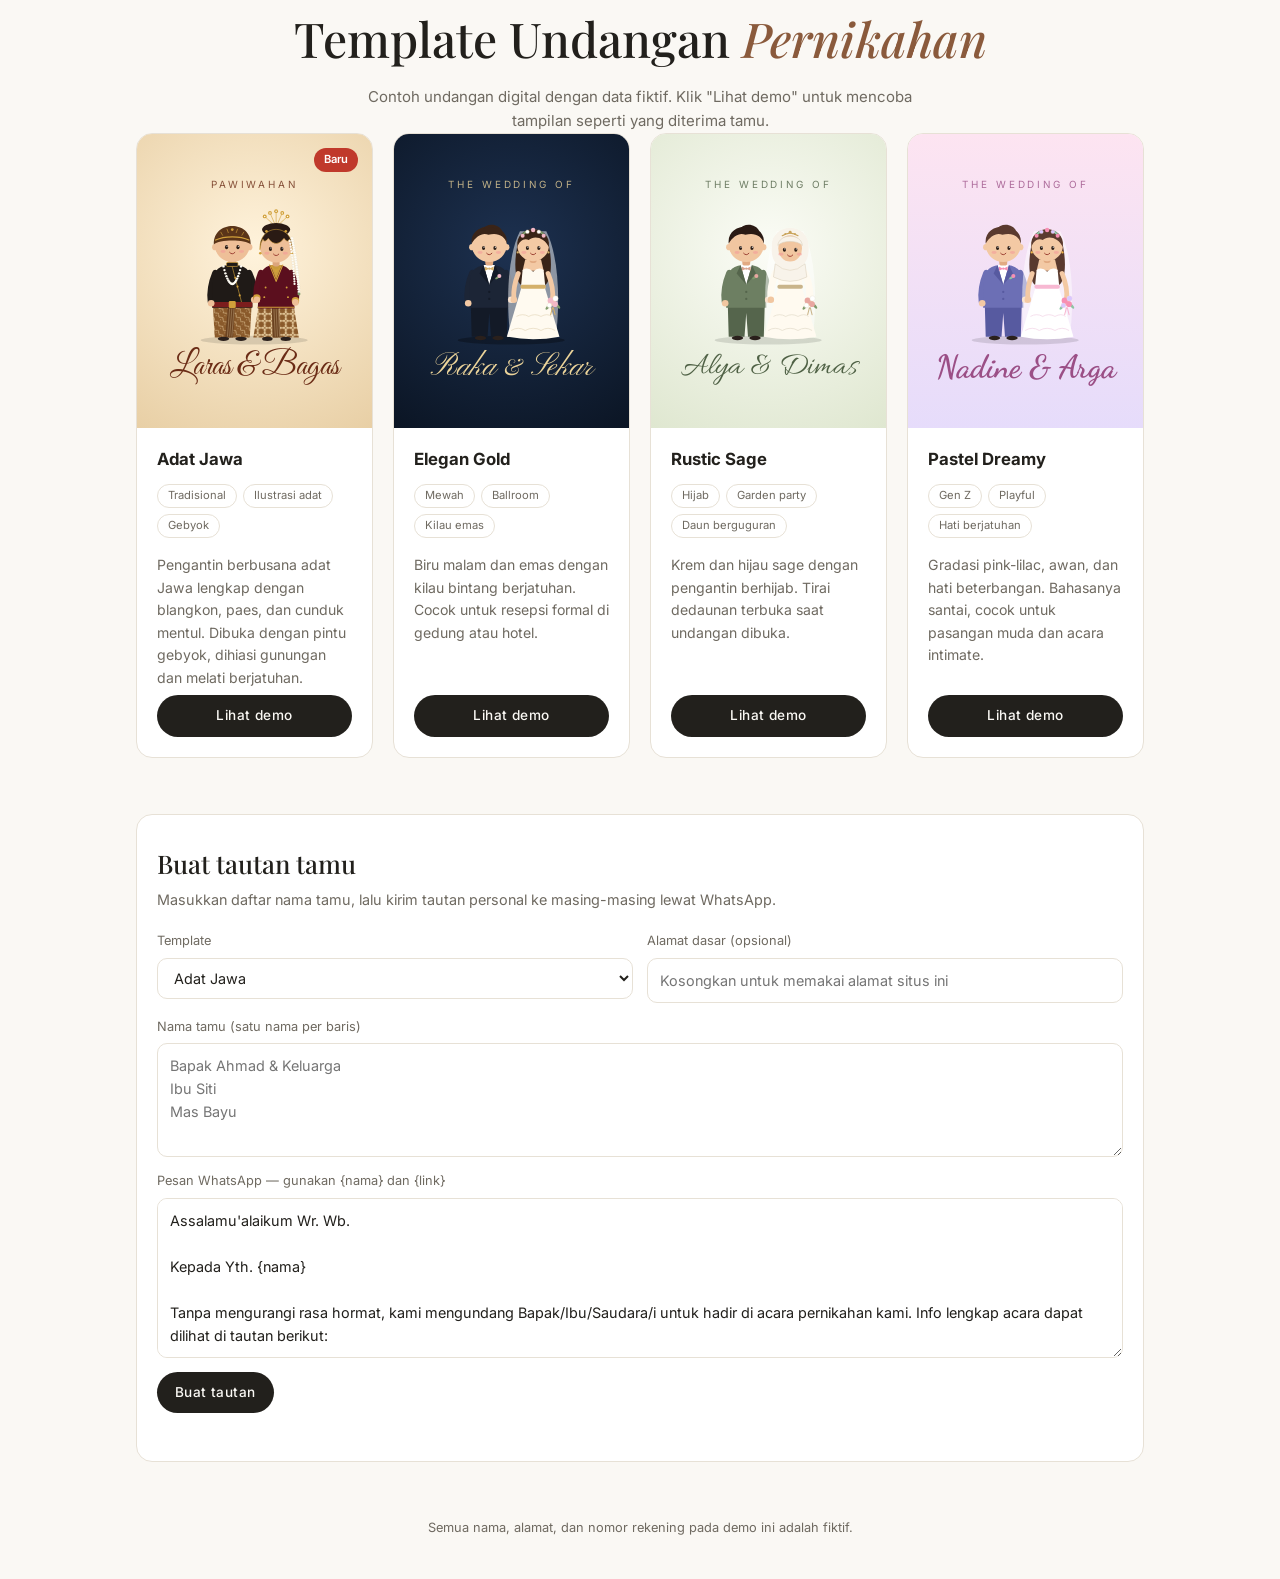
<file: templates/index.html>
<!doctype html>
<html lang="id">
<head>
  <meta charset="utf-8">
  <meta name="viewport" content="width=device-width, initial-scale=1">
  <title>Katalog Template Undangan Pernikahan</title>
  <meta name="description" content="Contoh template undangan pernikahan digital: Adat Jawa, Elegan Gold, Rustic Sage, dan Pastel Dreamy.">
  <link rel="preconnect" href="https://fonts.googleapis.com">
  <link rel="preconnect" href="https://fonts.gstatic.com" crossorigin>
  <link href="https://fonts.googleapis.com/css2?family=Playfair+Display:ital,wght@0,500;1,500&family=Inter:wght@400;500;600&family=Great+Vibes&family=Pinyon+Script&family=Allura&family=Dancing+Script:wght@700&display=swap" rel="stylesheet">
  
  <link rel="stylesheet" href="assets/base.css">
  <style>
    :root {
      --bg: #faf8f4; --surface: #ffffff; --text: #22201c; --muted: #6f6a61;
      --border: #e7e1d6; --accent: #8a5a3c;
    }
    * { box-sizing: border-box; }
    body { margin: 0; background: var(--bg); color: var(--text); font-family: 'Inter', system-ui, sans-serif; line-height: 1.6; }
    .container { max-width: 1040px; margin: 0 auto; padding: 0 16px; }
    header { padding: 56px 0 32px; text-align: center; }
    h1 { font-family: 'Playfair Display', serif; font-weight: 500; font-size: clamp(2rem, 6vw, 3rem); margin: 0 0 8px; }
    h1 em { color: var(--accent); }
    header p { color: var(--muted); max-width: 560px; margin: 0 auto; }
    .grid { display: grid; grid-template-columns: repeat(auto-fit, minmax(225px, 1fr)); gap: 20px; margin-bottom: 56px; }
    .tpl { background: var(--surface); border: 1px solid var(--border); border-radius: 16px; overflow: hidden; display: flex; flex-direction: column; }
    .preview { aspect-ratio: 4 / 5; display: flex; flex-direction: column; align-items: center; justify-content: center; text-align: center; padding: 20px; position: relative; overflow: hidden; }
    .preview small { font-size: .62rem; letter-spacing: .3em; text-transform: uppercase; opacity: .8; }
    .preview .art { width: 72%; margin: 6px 0 2px; transition: transform .5s ease; }
    .tpl:hover .preview .art { transform: scale(1.05) translateY(-4px); }
    .preview .n { font-size: 2rem; line-height: 1.1; }
    .badge-new { position: absolute; top: 14px; right: 14px; font-size: .7rem; font-weight: 600; background: #c0392b; color: #fff; padding: 3px 10px; border-radius: 999px; }
    .couple { display: block; width: 100%; height: auto; overflow: visible; }
    .t-jawa .preview { background: radial-gradient(circle at 50% 40%, #fff3dc, #e8cfa5); color: #6b2c16; }
    .t-jawa .n { font-family: 'Great Vibes', cursive; }
    .t-jawa { --skin: #eebf98; --skin-shade: #dca57c; --gold: #d1a03a; --blangkon: #5a3418; --beskap: #1f1a17; --kebaya: #5b0f1e; --kemben: #c99a3c; --belt: #7c1d1d; --jarik: #8a5a2b; --jarik-2: #6b4220; --jarik-line: #f3dcae; --heart: #c0392b; }
    .t-gold .preview { background: radial-gradient(circle at 50% 40%, #1d3150, #0b1524); color: #ecd49a; }
    .t-gold .n { font-family: 'Pinyon Script', cursive; }
    .t-gold { --suit: #1c2536; --suit-dark: #131a27; --tie: #d4b06a; --gown: #fffaf0; --gown-shade: #e6d8bd; --sash: #d4b06a; --hair: #3a2418; --bouquet-1: #f2b8c6; --gold: #d4b06a; --heart: #e8a0b0; --shadow: rgba(0,0,0,.3); }
    .t-sage .preview { background: radial-gradient(circle at 50% 40%, #fbfcf6, #dfe7d0); color: #4f6145; }
    .t-sage .n { font-family: 'Allura', cursive; }
    .t-sage { --skin: #f1c6a0; --suit: #6d7f62; --suit-dark: #55654c; --tie: #d8a48f; --gown: #fffaf0; --gown-shade: #e3dccb; --hijab: #f8f3ea; --hijab-shade: #d8cdb8; --sash: #c9b48a; --bouquet-1: #e8a7a0; --gold: #c9a35a; --heart: #e08f8a; }
    .t-pastel .preview { background: linear-gradient(180deg, #fde4f1, #e6dcfb); color: #9b4f86; }
    .t-pastel .n { font-family: 'Dancing Script', cursive; font-weight: 700; }
    .t-pastel { --hair: #5a3a2e; --suit: #6c6fb5; --suit-dark: #575aa0; --tie: #f78fb3; --gown: #fff; --gown-shade: #f3d3e6; --sash: #f7b8d2; --bouquet-1: #f78fb3; --bouquet-2: #d9c8ff; --leaf: #8cc5a3; --gold: #f2b84b; --heart: #f06292; }
    .info { padding: 18px 20px 20px; display: flex; flex-direction: column; gap: 6px; flex: 1; }
    .info h2 { font-size: 1.05rem; margin: 0; }
    .info p { margin: 0; color: var(--muted); font-size: .88rem; flex: 1; }
    .tags { display: flex; gap: 6px; flex-wrap: wrap; margin: 6px 0 10px; }
    .tags span { font-size: .7rem; border: 1px solid var(--border); border-radius: 999px; padding: 2px 10px; color: var(--muted); }
    .btn { display: inline-flex; justify-content: center; align-items: center; padding: 10px 18px; border-radius: 999px; background: var(--text); color: var(--bg); text-decoration: none; font-size: .85rem; font-weight: 500; border: 0; cursor: pointer; font-family: inherit; }
    .btn:hover { background: var(--accent); }
    .btn-ghost { background: transparent; color: var(--text); border: 1px solid var(--border); }
    .btn-ghost:hover { background: var(--border); }

    .tool { background: var(--surface); border: 1px solid var(--border); border-radius: 16px; padding: 28px 20px; margin-bottom: 56px; }
    .tool h2 { font-family: 'Playfair Display', serif; font-weight: 500; font-size: 1.6rem; margin: 0 0 4px; }
    .tool > p { color: var(--muted); margin: 0 0 20px; font-size: .9rem; }
    .form { display: grid; gap: 14px; grid-template-columns: 1fr; }
    @media (min-width: 760px) { .form { grid-template-columns: 1fr 1fr; } .form .full { grid-column: 1 / -1; } }
    label { font-size: .8rem; color: var(--muted); display: block; }
    input, select, textarea { display: block; width: 100%; margin-top: 6px; padding: 10px 12px; font: inherit; font-size: .9rem; border: 1px solid var(--border); border-radius: 10px; background: #fff; color: var(--text); }
    textarea { resize: vertical; }
    .results { margin-top: 20px; display: grid; gap: 8px; }
    .row { display: flex; gap: 10px; align-items: center; justify-content: space-between; border: 1px solid var(--border); border-radius: 10px; padding: 10px 12px; flex-wrap: wrap; }
    .row .who { font-weight: 600; font-size: .9rem; }
    .row .url { font-size: .75rem; color: var(--muted); word-break: break-all; flex-basis: 100%; }
    .row .acts { display: flex; gap: 6px; }
    .row .btn { padding: 6px 14px; font-size: .78rem; }
    footer { text-align: center; color: var(--muted); font-size: .8rem; padding: 0 16px 40px; }
  </style>
</head>
<body>
  <header class="container">
    <h1>Template Undangan <em>Pernikahan</em></h1>
    <p>Contoh undangan digital dengan data fiktif. Klik "Lihat demo" untuk mencoba tampilan seperti yang diterima tamu.</p>
  </header>

  <main class="container">
    <section class="grid" aria-label="Daftar template">
      <article class="tpl t-jawa">
        <div class="preview" data-art="jawa"><span class="badge-new">Baru</span><small>Pawiwahan</small><div class="art"></div><div class="n">Laras &amp; Bagas</div></div>
        <div class="info">
          <h2>Adat Jawa</h2>
          <div class="tags"><span>Tradisional</span><span>Ilustrasi adat</span><span>Gebyok</span></div>
          <p>Pengantin berbusana adat Jawa lengkap dengan blangkon, paes, dan cunduk mentul. Dibuka dengan pintu gebyok, dihiasi gunungan dan melati berjatuhan.</p>
          <a class="btn" href="adat-jawa/?to=Tamu+Undangan">Lihat demo</a>
        </div>
      </article>
      <article class="tpl t-gold">
        <div class="preview" data-art="modern"><small>The Wedding of</small><div class="art"></div><div class="n">Raka <i style="font-family:'Playfair Display',serif;font-size:.7em">&amp;</i> Sekar</div></div>
        <div class="info">
          <h2>Elegan Gold</h2>
          <div class="tags"><span>Mewah</span><span>Ballroom</span><span>Kilau emas</span></div>
          <p>Biru malam dan emas dengan kilau bintang berjatuhan. Cocok untuk resepsi formal di gedung atau hotel.</p>
          <a class="btn" href="elegan-gold/?to=Tamu+Undangan">Lihat demo</a>
        </div>
      </article>
      <article class="tpl t-sage">
        <div class="preview" data-art="modern" data-hijab="1"><small>The Wedding of</small><div class="art"></div><div class="n">Alya &amp; Dimas</div></div>
        <div class="info">
          <h2>Rustic Sage</h2>
          <div class="tags"><span>Hijab</span><span>Garden party</span><span>Daun berguguran</span></div>
          <p>Krem dan hijau sage dengan pengantin berhijab. Tirai dedaunan terbuka saat undangan dibuka.</p>
          <a class="btn" href="rustic-sage/?to=Tamu+Undangan">Lihat demo</a>
        </div>
      </article>
      <article class="tpl t-pastel">
        <div class="preview" data-art="modern"><small>The Wedding of</small><div class="art"></div><div class="n">Nadine &amp; Arga</div></div>
        <div class="info">
          <h2>Pastel Dreamy</h2>
          <div class="tags"><span>Gen Z</span><span>Playful</span><span>Hati berjatuhan</span></div>
          <p>Gradasi pink-lilac, awan, dan hati beterbangan. Bahasanya santai, cocok untuk pasangan muda dan acara intimate.</p>
          <a class="btn" href="pastel-dreamy/?to=Tamu+Undangan">Lihat demo</a>
        </div>
      </article>
    </section>

    <section class="tool" aria-labelledby="tool-title">
      <h2 id="tool-title">Buat tautan tamu</h2>
      <p>Masukkan daftar nama tamu, lalu kirim tautan personal ke masing-masing lewat WhatsApp.</p>
      <form class="form" id="link-form">
        <label>Template
          <select name="tpl">
            <option value="adat-jawa">Adat Jawa</option>
            <option value="elegan-gold">Elegan Gold</option>
            <option value="rustic-sage">Rustic Sage</option>
            <option value="pastel-dreamy">Pastel Dreamy</option>
          </select>
        </label>
        <label>Alamat dasar (opsional)
          <input name="base" placeholder="Kosongkan untuk memakai alamat situs ini" inputmode="url">
        </label>
        <label class="full">Nama tamu (satu nama per baris)
          <textarea name="names" rows="4" placeholder="Bapak Ahmad & Keluarga&#10;Ibu Siti&#10;Mas Bayu"></textarea>
        </label>
        <label class="full">Pesan WhatsApp — gunakan {nama} dan {link}
          <textarea name="msg" rows="6">Assalamu'alaikum Wr. Wb.

Kepada Yth. {nama}

Tanpa mengurangi rasa hormat, kami mengundang Bapak/Ibu/Saudara/i untuk hadir di acara pernikahan kami. Info lengkap acara dapat dilihat di tautan berikut:

{link}

Merupakan kebahagiaan bagi kami apabila Anda berkenan hadir dan memberikan doa restu.

Terima kasih.</textarea>
        </label>
        <div class="full"><button type="submit" class="btn">Buat tautan</button></div>
      </form>
      <div class="results" id="results" aria-live="polite"></div>
    </section>
  </main>

  <footer>Semua nama, alamat, dan nomor rekening pada demo ini adalah fiktif.</footer>

  <script src="assets/illustrations.js"></script>
  <script>
    document.querySelectorAll('.preview[data-art]').forEach(function (el) {
      el.querySelector('.art').innerHTML = window.ILLUSTRATIONS.couple(el.dataset.art, { hijab: el.dataset.hijab === '1' });
    });
  </script>
  <script>
    (function () {
      var form = document.getElementById('link-form');
      var results = document.getElementById('results');

      function baseUrl(tpl, custom) {
        if (custom) return custom.replace(/\/?$/, '/');
        return new URL(tpl + '/', location.href).href;
      }

      function copy(text, btn) {
        var done = function () { var t = btn.textContent; btn.textContent = 'Tersalin'; setTimeout(function () { btn.textContent = t; }, 1500); };
        if (navigator.clipboard && window.isSecureContext) {
          navigator.clipboard.writeText(text).then(done);
        } else {
          var ta = document.createElement('textarea');
          ta.value = text; document.body.appendChild(ta); ta.select();
          try { document.execCommand('copy'); done(); } catch (e) {}
          document.body.removeChild(ta);
        }
      }

      form.addEventListener('submit', function (e) {
        e.preventDefault();
        var tpl = form.tpl.value;
        var base = baseUrl(tpl, form.base.value.trim());
        var names = form.names.value.split('\n').map(function (s) { return s.trim(); }).filter(Boolean);
        results.textContent = '';
        if (!names.length) {
          results.textContent = 'Masukkan minimal satu nama tamu.';
          return;
        }
        names.forEach(function (name) {
          var link = base + '?to=' + encodeURIComponent(name).replace(/%20/g, '+');
          var msg = form.msg.value.split('{nama}').join(name).split('{link}').join(link);

          var row = document.createElement('div'); row.className = 'row';
          var who = document.createElement('span'); who.className = 'who'; who.textContent = name;
          var acts = document.createElement('div'); acts.className = 'acts';
          var copyBtn = document.createElement('button'); copyBtn.type = 'button'; copyBtn.className = 'btn btn-ghost'; copyBtn.textContent = 'Salin pesan';
          copyBtn.addEventListener('click', function () { copy(msg, copyBtn); });
          var wa = document.createElement('a'); wa.className = 'btn'; wa.target = '_blank'; wa.rel = 'noopener';
          wa.href = 'https://wa.me/?text=' + encodeURIComponent(msg); wa.textContent = 'Kirim WA';
          var url = document.createElement('span'); url.className = 'url'; url.textContent = link;
          acts.append(copyBtn, wa);
          row.append(who, acts, url);
          results.appendChild(row);
        });
      });
    })();
  </script>
</body>
</html>
</file>
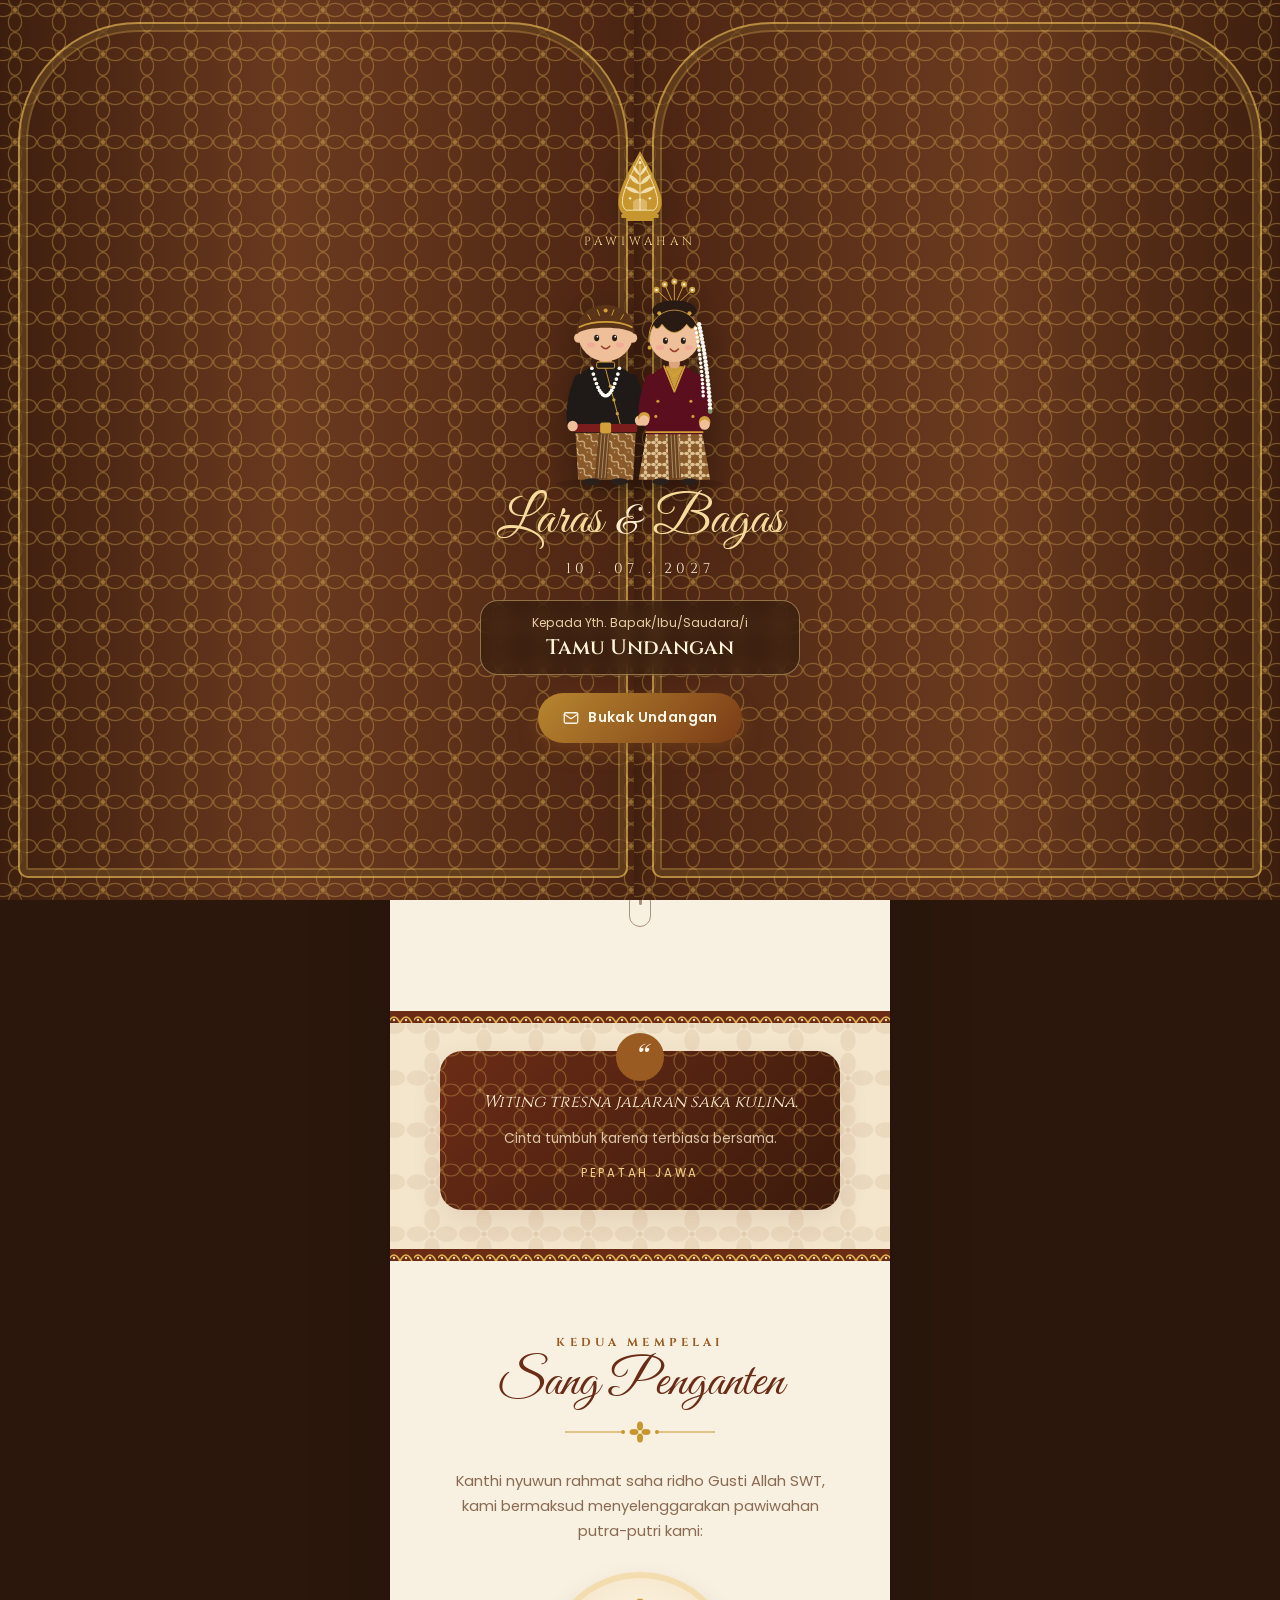
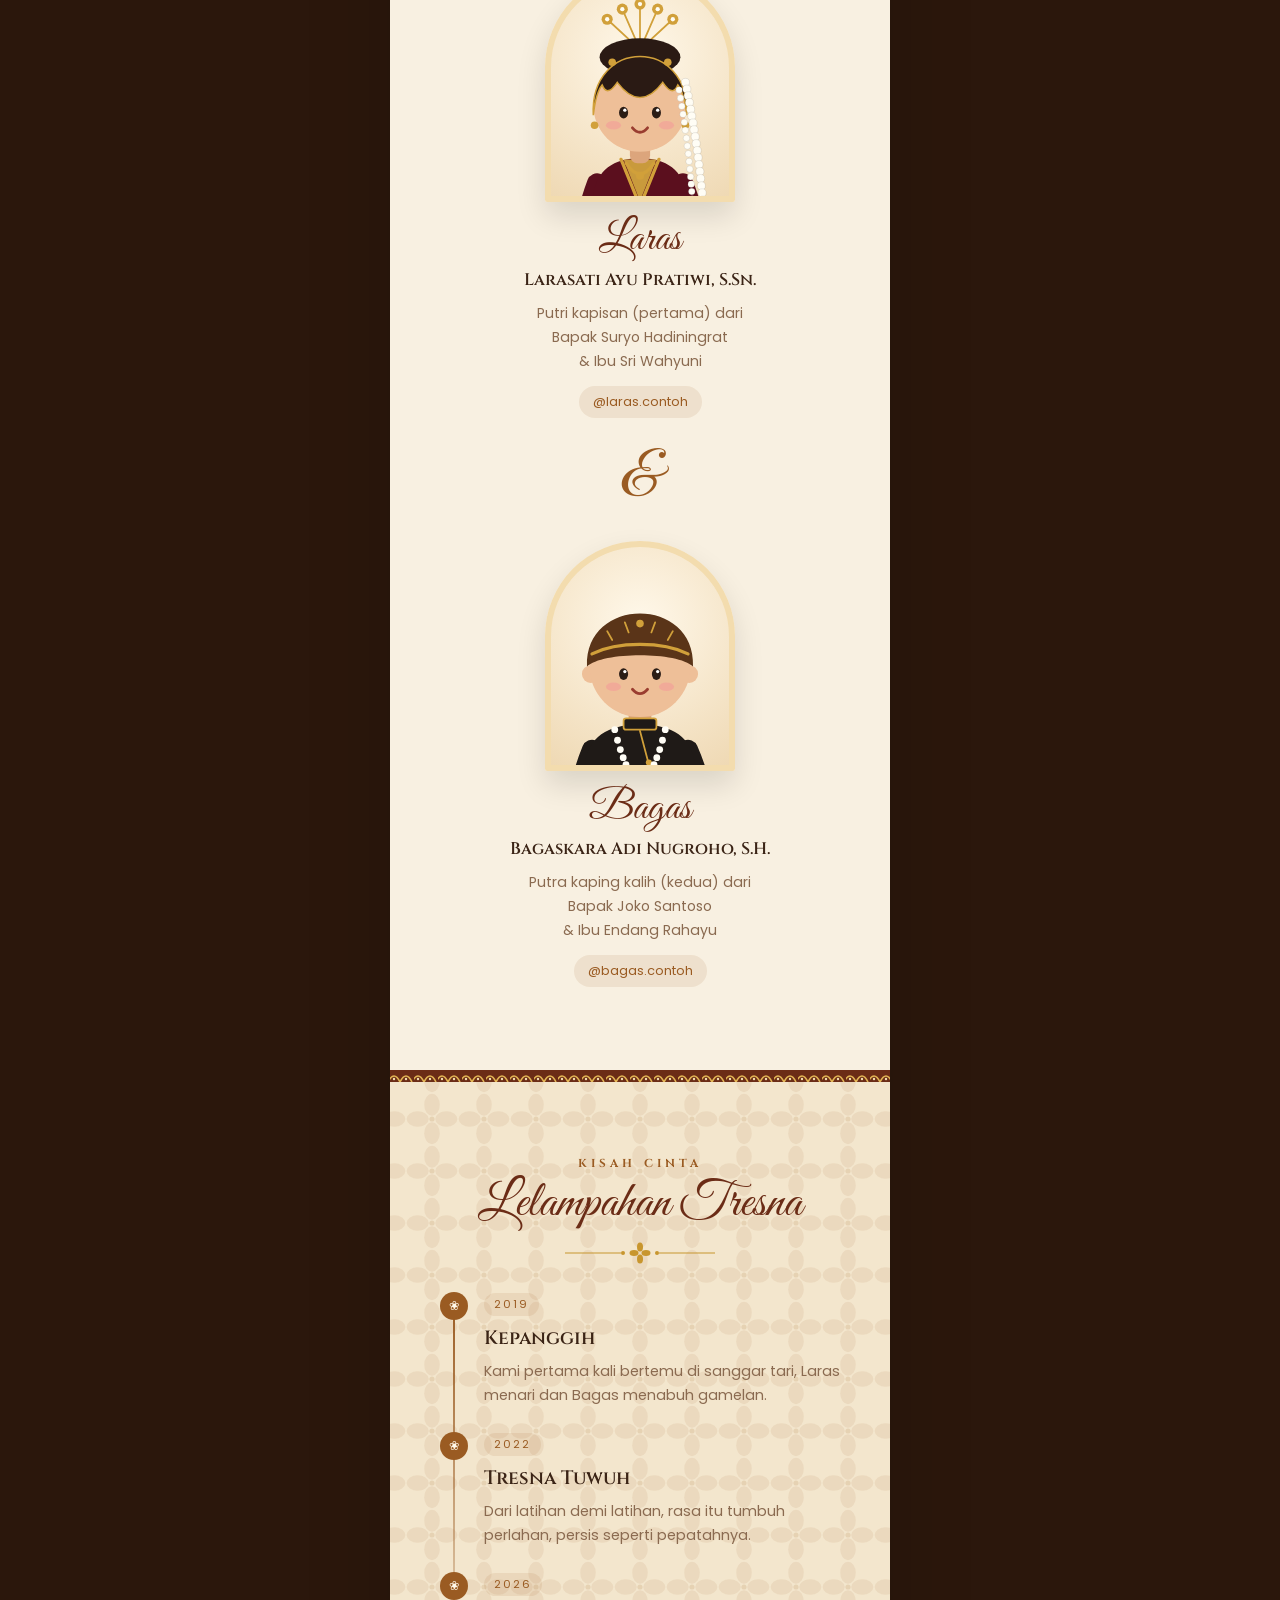
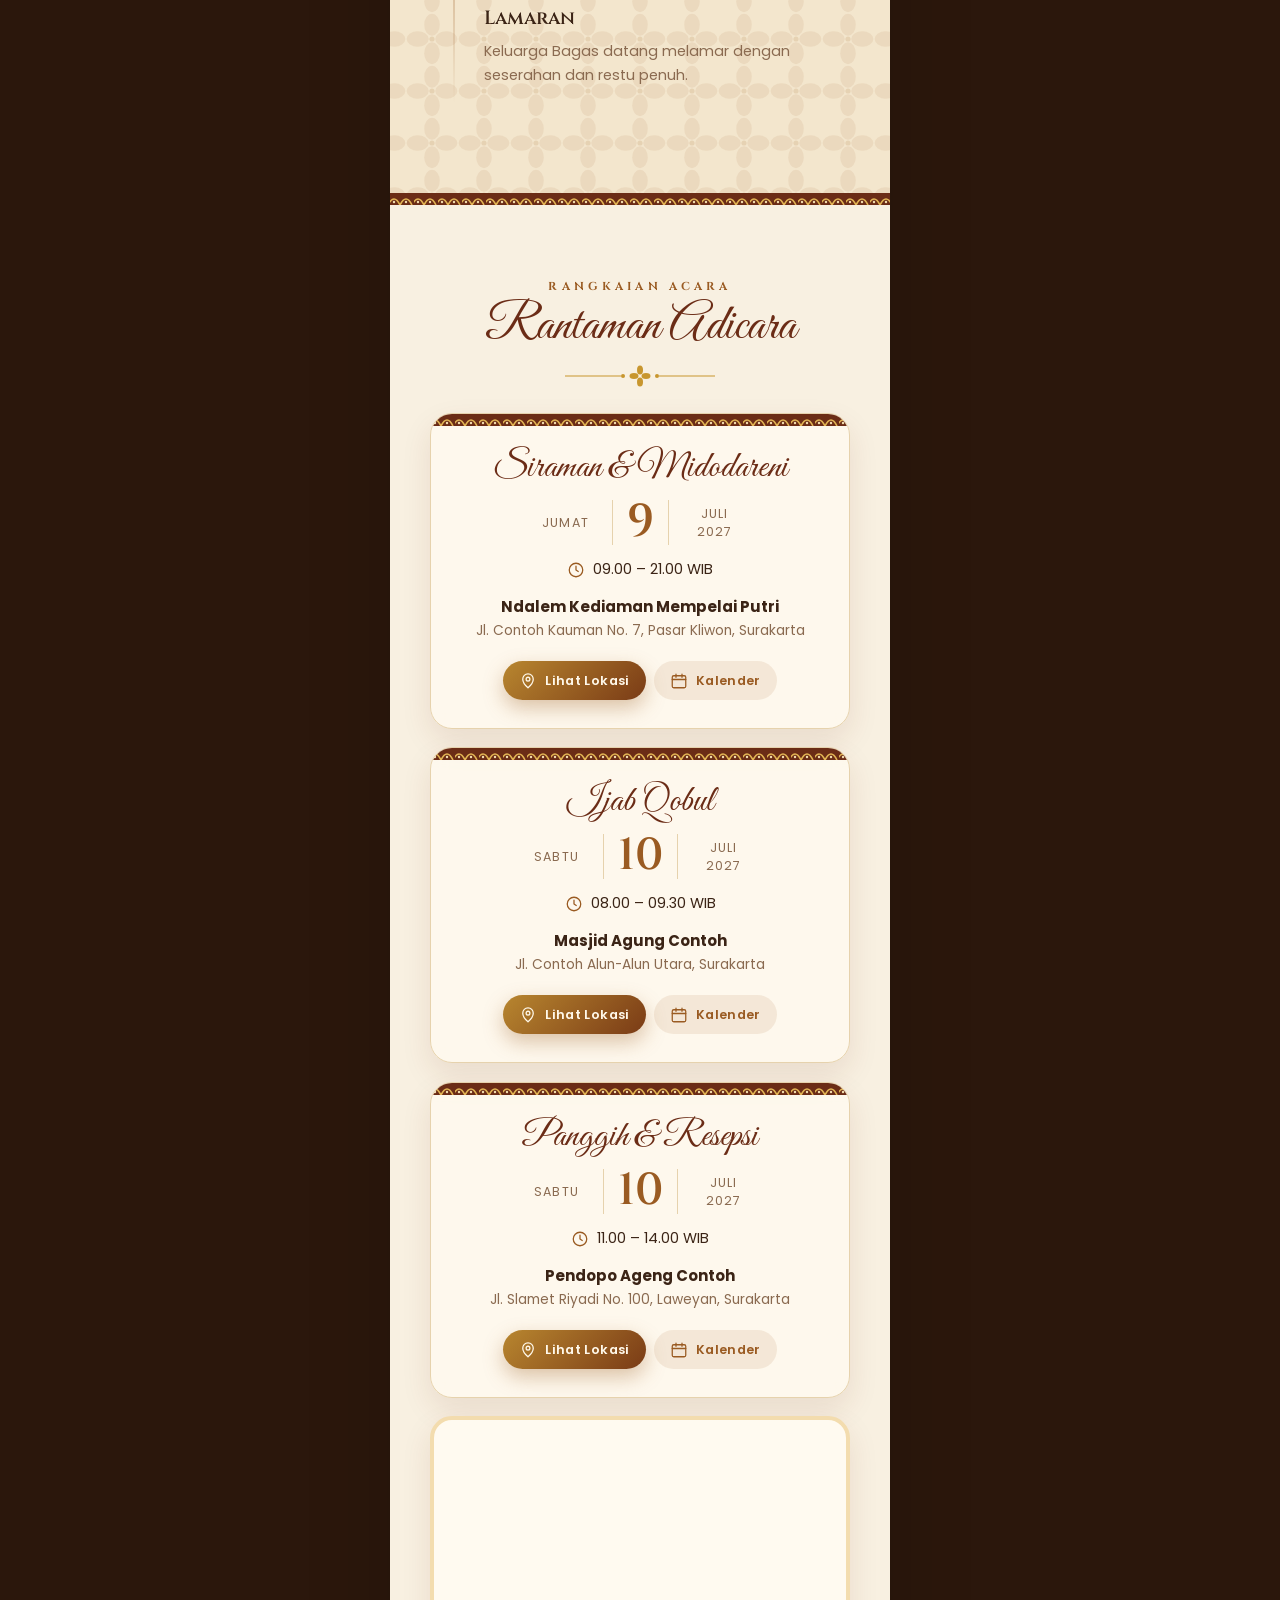
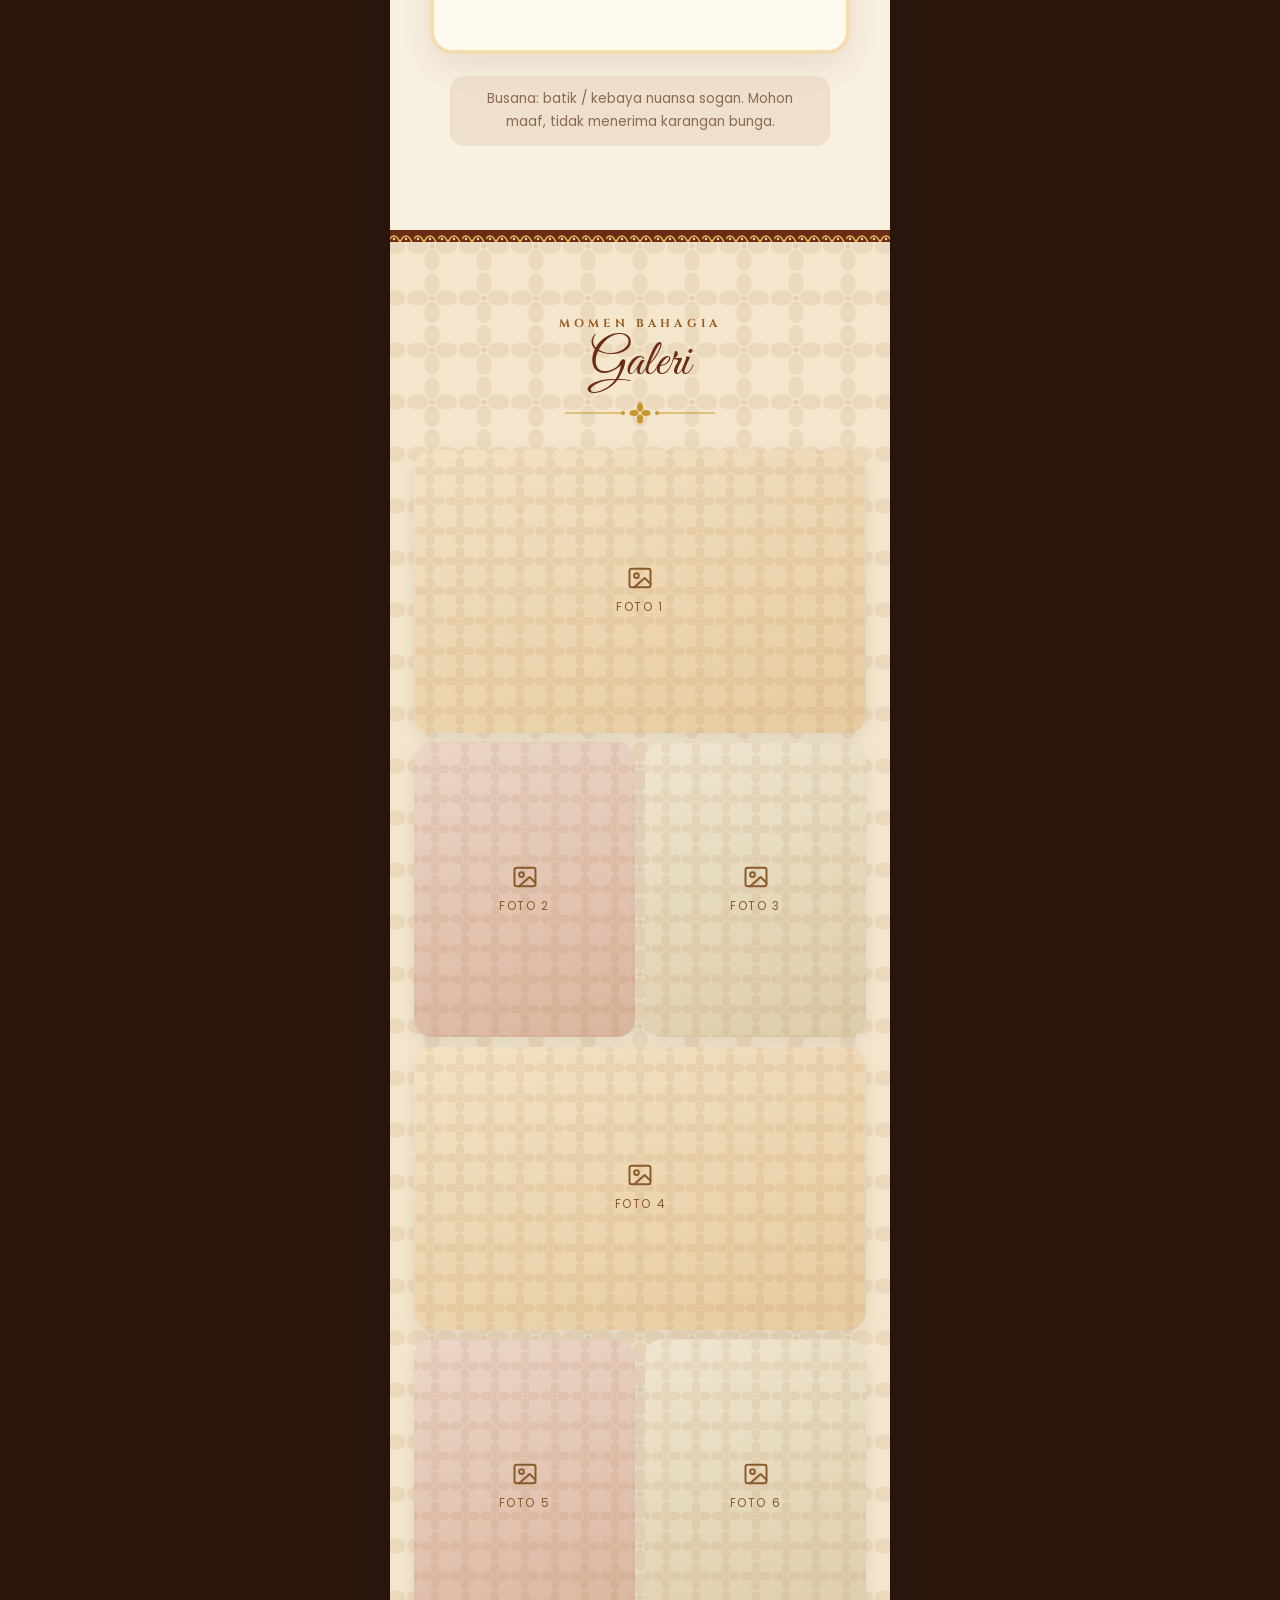
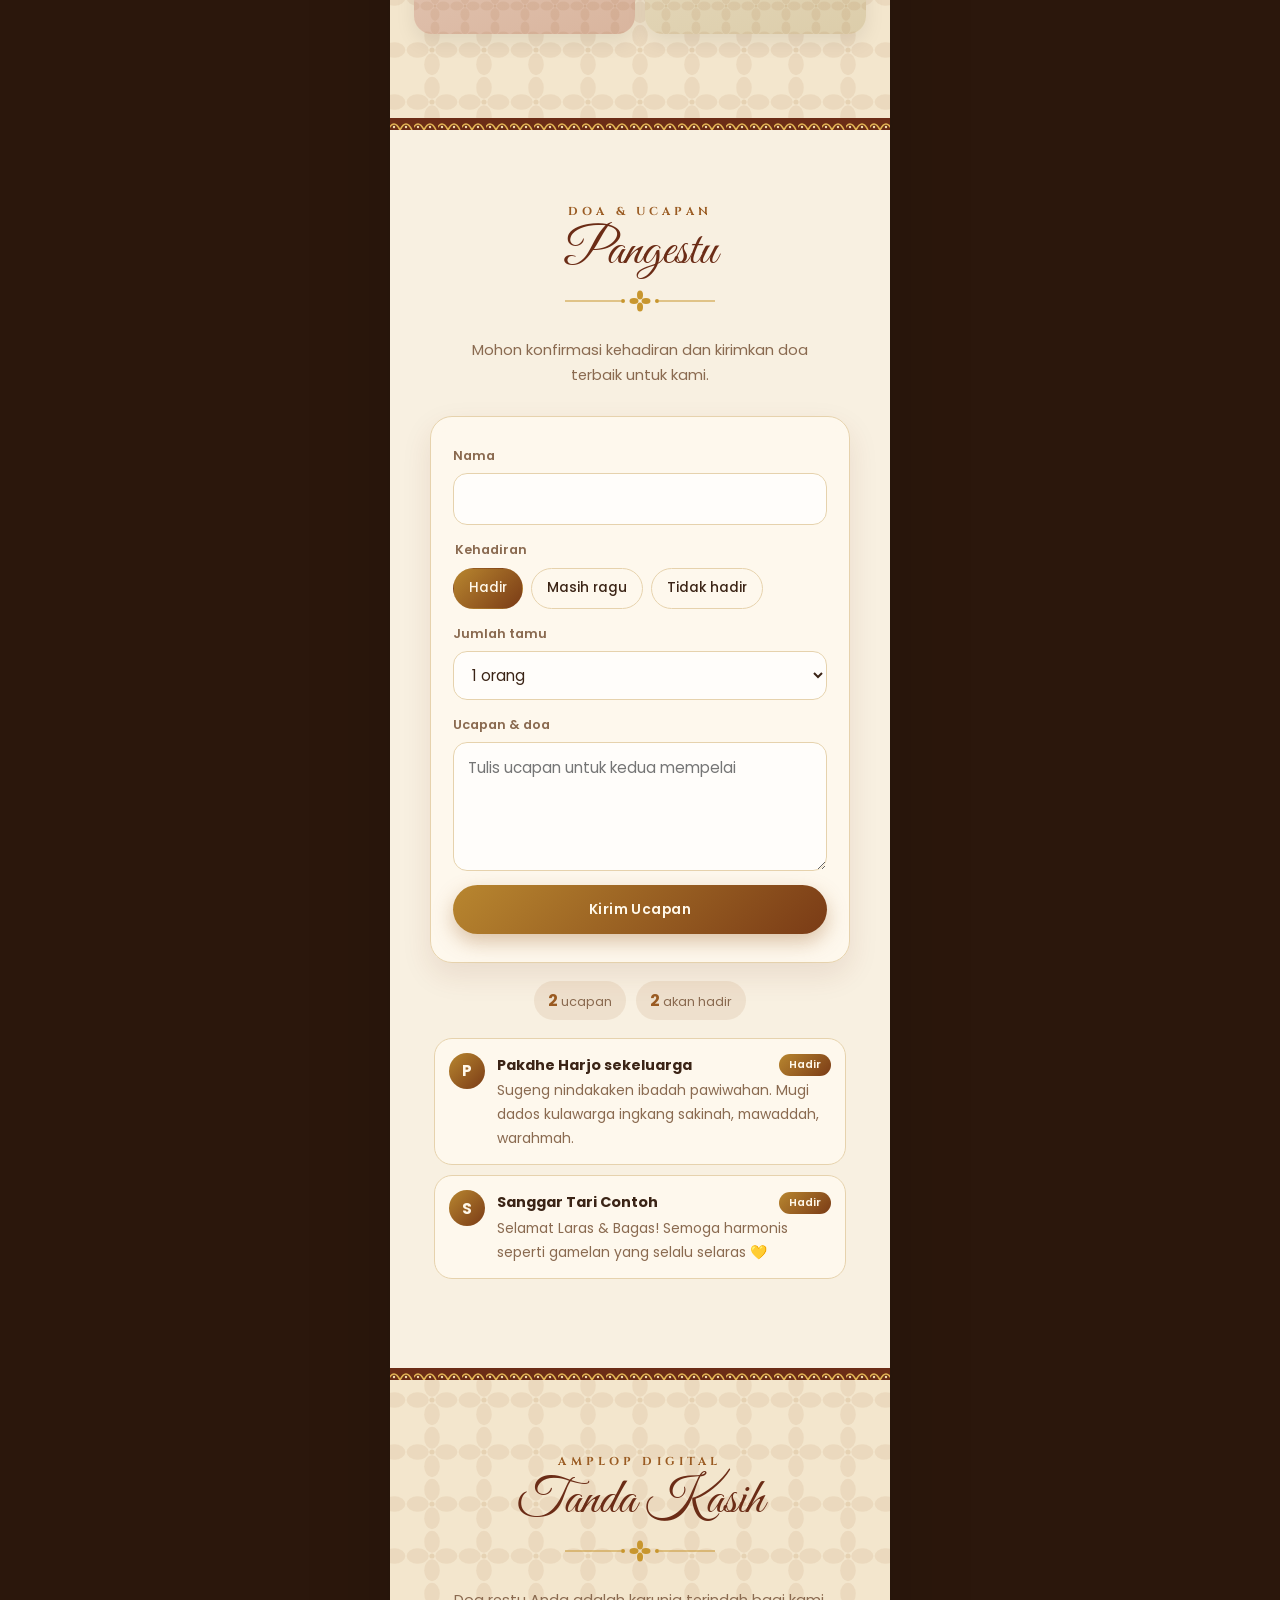
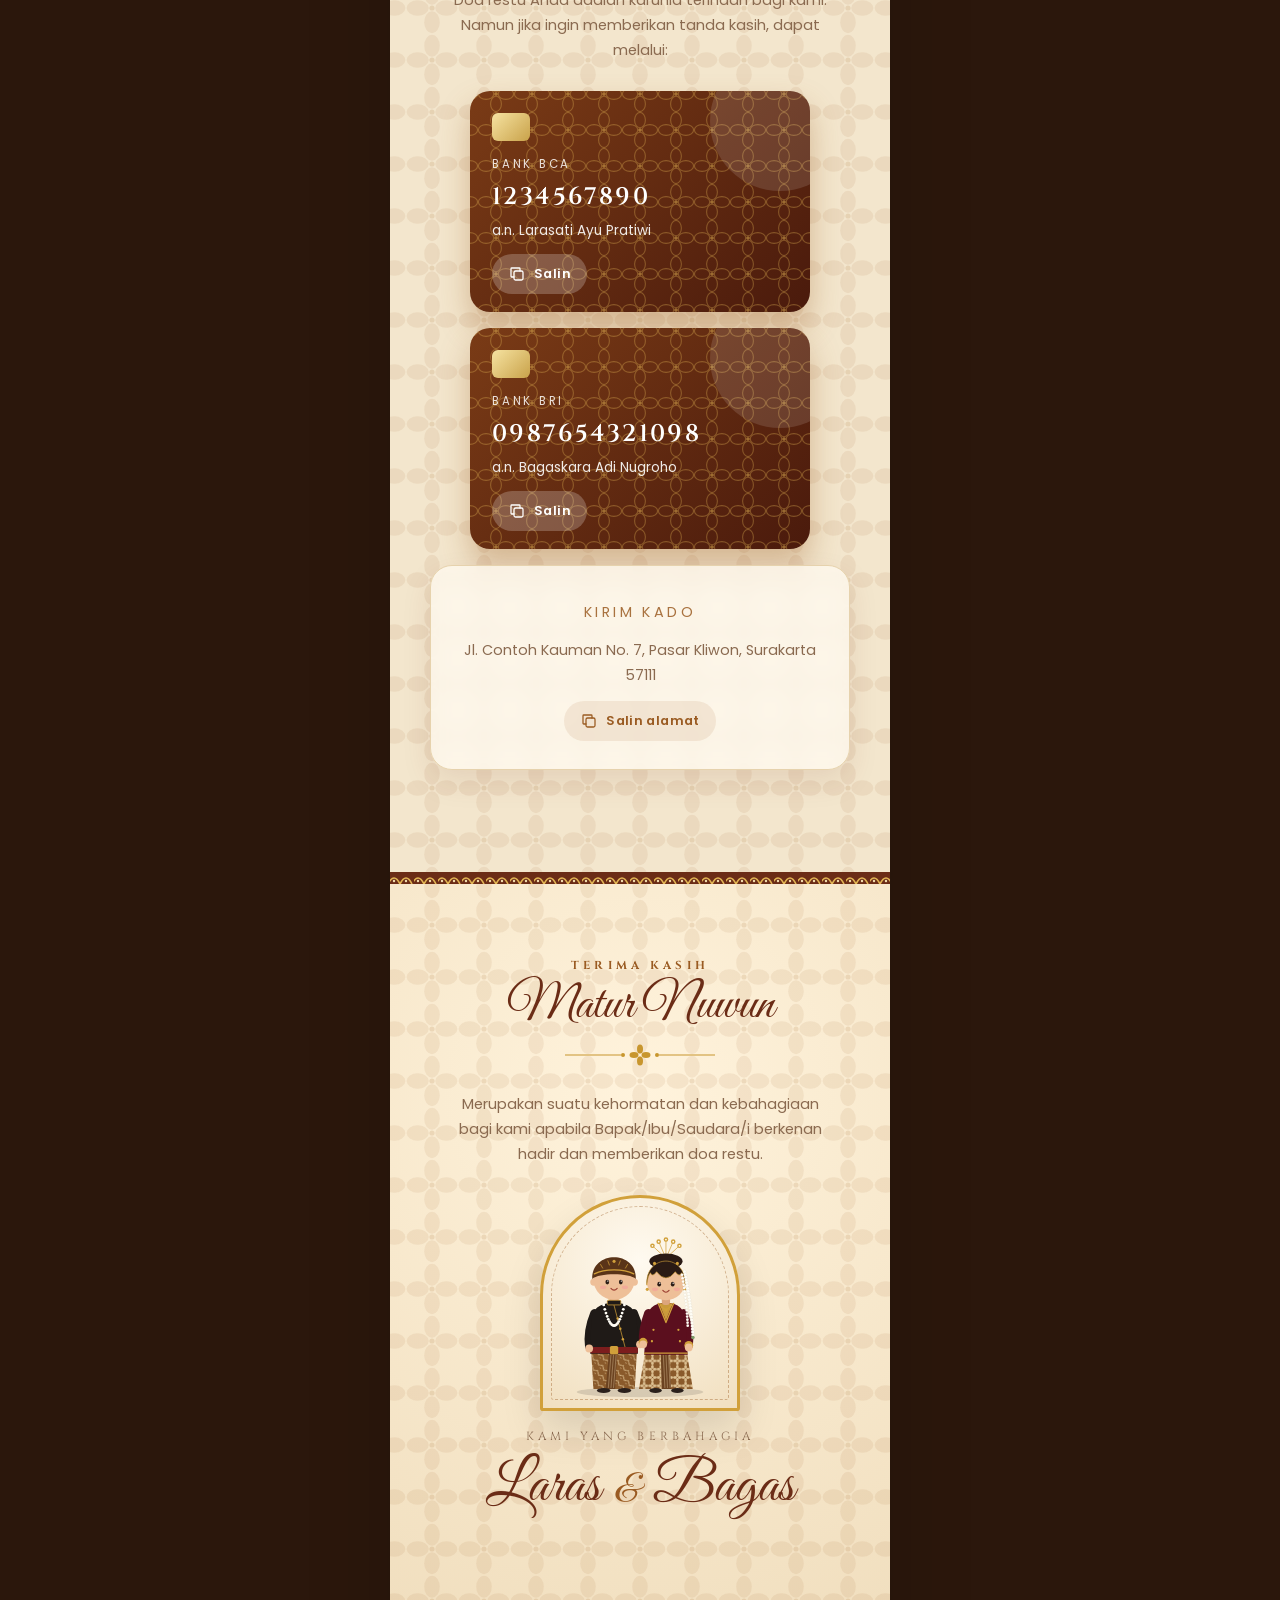
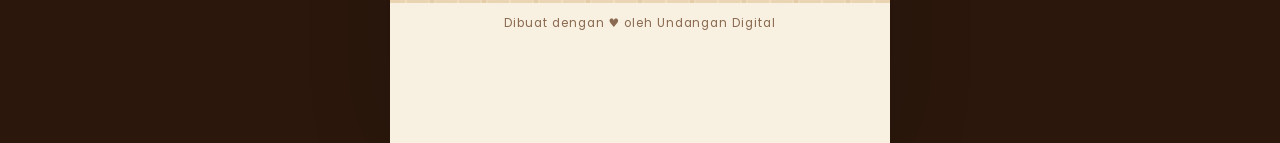
<file: templates/adat-jawa/index.html>
<!doctype html>
<html lang="id">
<head>
  <meta charset="utf-8">
  <meta name="viewport" content="width=device-width, initial-scale=1">
  <title>Pawiwahan Laras &amp; Bagas</title>
  <meta name="description" content="Sugeng rawuh. Kami mengundang Anda di pawiwahan kami, Sabtu, 10 Juli 2027 di Surakarta.">
  <meta property="og:title" content="Pawiwahan Laras &amp; Bagas">
  <meta property="og:description" content="Sabtu, 10 Juli 2027 · Surakarta">
  <meta property="og:type" content="website">
  <meta name="theme-color" content="#4a2412">
  <meta name="robots" content="noindex">
  <link rel="preconnect" href="https://fonts.googleapis.com">
  <link rel="preconnect" href="https://fonts.gstatic.com" crossorigin>
  <link href="https://fonts.googleapis.com/css2?family=Cinzel:wght@500;600;700&family=Great+Vibes&family=Poppins:wght@400;500;600;700&display=swap" rel="stylesheet">
  <link rel="stylesheet" href="../assets/base.css">
  <link rel="stylesheet" href="theme.css">
</head>
<body class="locked">
  <div id="app"></div>

  <!-- DATA UNDANGAN (contoh fiktif) — ubah bagian ini untuk setiap klien -->
  <script>
    window.INVITATION = {
      slug: 'laras-bagas',
      brand: 'Undangan Digital',
      timeZone: 'Asia/Jakarta',
      timeZoneLabel: 'WIB',
      groomFirst: false,

      theme: {
        illustration: 'jawa',
        ornament: 'gunungan',
        particles: 14
      },
      labels: {
        coverEyebrow: 'Pawiwahan',
        heroEyebrow: 'Sugeng Rawuh',
        openButton: 'Bukak Undangan',
        couple: ['Sang Penganten', 'Kedua Mempelai'],
        story: ['Lelampahan Tresna', 'Kisah Cinta'],
        events: ['Rantaman Adicara', 'Rangkaian Acara'],
        gallery: ['Galeri', 'Momen Bahagia'],
        rsvp: ['Pangestu', 'Doa & Ucapan'],
        gift: ['Tanda Kasih', 'Amplop Digital'],
        closing: ['Matur Nuwun', 'Terima Kasih']
      },

      bride: {
        nickname: 'Laras',
        fullName: 'Larasati Ayu Pratiwi, S.Sn.',
        childOrder: 'Putri kapisan (pertama)',
        father: 'Bapak Suryo Hadiningrat',
        mother: 'Ibu Sri Wahyuni',
        instagram: 'laras.contoh',
        photo: ''
      },
      groom: {
        nickname: 'Bagas',
        fullName: 'Bagaskara Adi Nugroho, S.H.',
        childOrder: 'Putra kaping kalih (kedua)',
        father: 'Bapak Joko Santoso',
        mother: 'Ibu Endang Rahayu',
        instagram: 'bagas.contoh',
        photo: ''
      },

      greeting: 'Kanthi nyuwun rahmat saha ridho Gusti Allah SWT, kami bermaksud menyelenggarakan pawiwahan putra-putri kami:',
      quote: {
        text: 'Witing tresna jalaran saka kulina.',
        translation: 'Cinta tumbuh karena terbiasa bersama.',
        source: 'Pepatah Jawa'
      },

      events: [
        {
          name: 'Siraman & Midodareni',
          start: '2027-07-09T09:00:00+07:00',
          end: '2027-07-09T21:00:00+07:00',
          venue: 'Ndalem Kediaman Mempelai Putri',
          address: 'Jl. Contoh Kauman No. 7, Pasar Kliwon, Surakarta'
        },
        {
          name: 'Ijab Qobul',
          main: true,
          start: '2027-07-10T08:00:00+07:00',
          end: '2027-07-10T09:30:00+07:00',
          venue: 'Masjid Agung Contoh',
          address: 'Jl. Contoh Alun-Alun Utara, Surakarta'
        },
        {
          name: 'Panggih & Resepsi',
          start: '2027-07-10T11:00:00+07:00',
          end: '2027-07-10T14:00:00+07:00',
          venue: 'Pendopo Ageng Contoh',
          address: 'Jl. Slamet Riyadi No. 100, Laweyan, Surakarta',
          showMap: true
        }
      ],
      notes: 'Busana: batik / kebaya nuansa sogan. Mohon maaf, tidak menerima karangan bunga.',

      story: [
        { year: '2019', title: 'Kepanggih', text: 'Kami pertama kali bertemu di sanggar tari, Laras menari dan Bagas menabuh gamelan.' },
        { year: '2022', title: 'Tresna Tuwuh', text: 'Dari latihan demi latihan, rasa itu tumbuh perlahan, persis seperti pepatahnya.' },
        { year: '2026', title: 'Lamaran', text: 'Keluarga Bagas datang melamar dengan seserahan dan restu penuh.' }
      ],

      galleryPlaceholders: 6,
      gallery: [],

      gifts: [
        { bank: 'Bank BCA', number: '1234567890', holder: 'Larasati Ayu Pratiwi' },
        { bank: 'Bank BRI', number: '0987654321098', holder: 'Bagaskara Adi Nugroho' }
      ],
      giftAddress: 'Jl. Contoh Kauman No. 7, Pasar Kliwon, Surakarta 57111',

      rsvpWhatsApp: '6281200000003',
      music: '',

      wishes: [
        { name: 'Pakdhe Harjo sekeluarga', attending: 'hadir', message: 'Sugeng nindakaken ibadah pawiwahan. Mugi dados kulawarga ingkang sakinah, mawaddah, warahmah.' },
        { name: 'Sanggar Tari Contoh', attending: 'hadir', message: 'Selamat Laras & Bagas! Semoga harmonis seperti gamelan yang selalu selaras 💛' }
      ]
    };
  </script>
  <script src="../assets/illustrations.js"></script>
  <script src="../assets/invitation.js"></script>
</body>
</html>
</file>
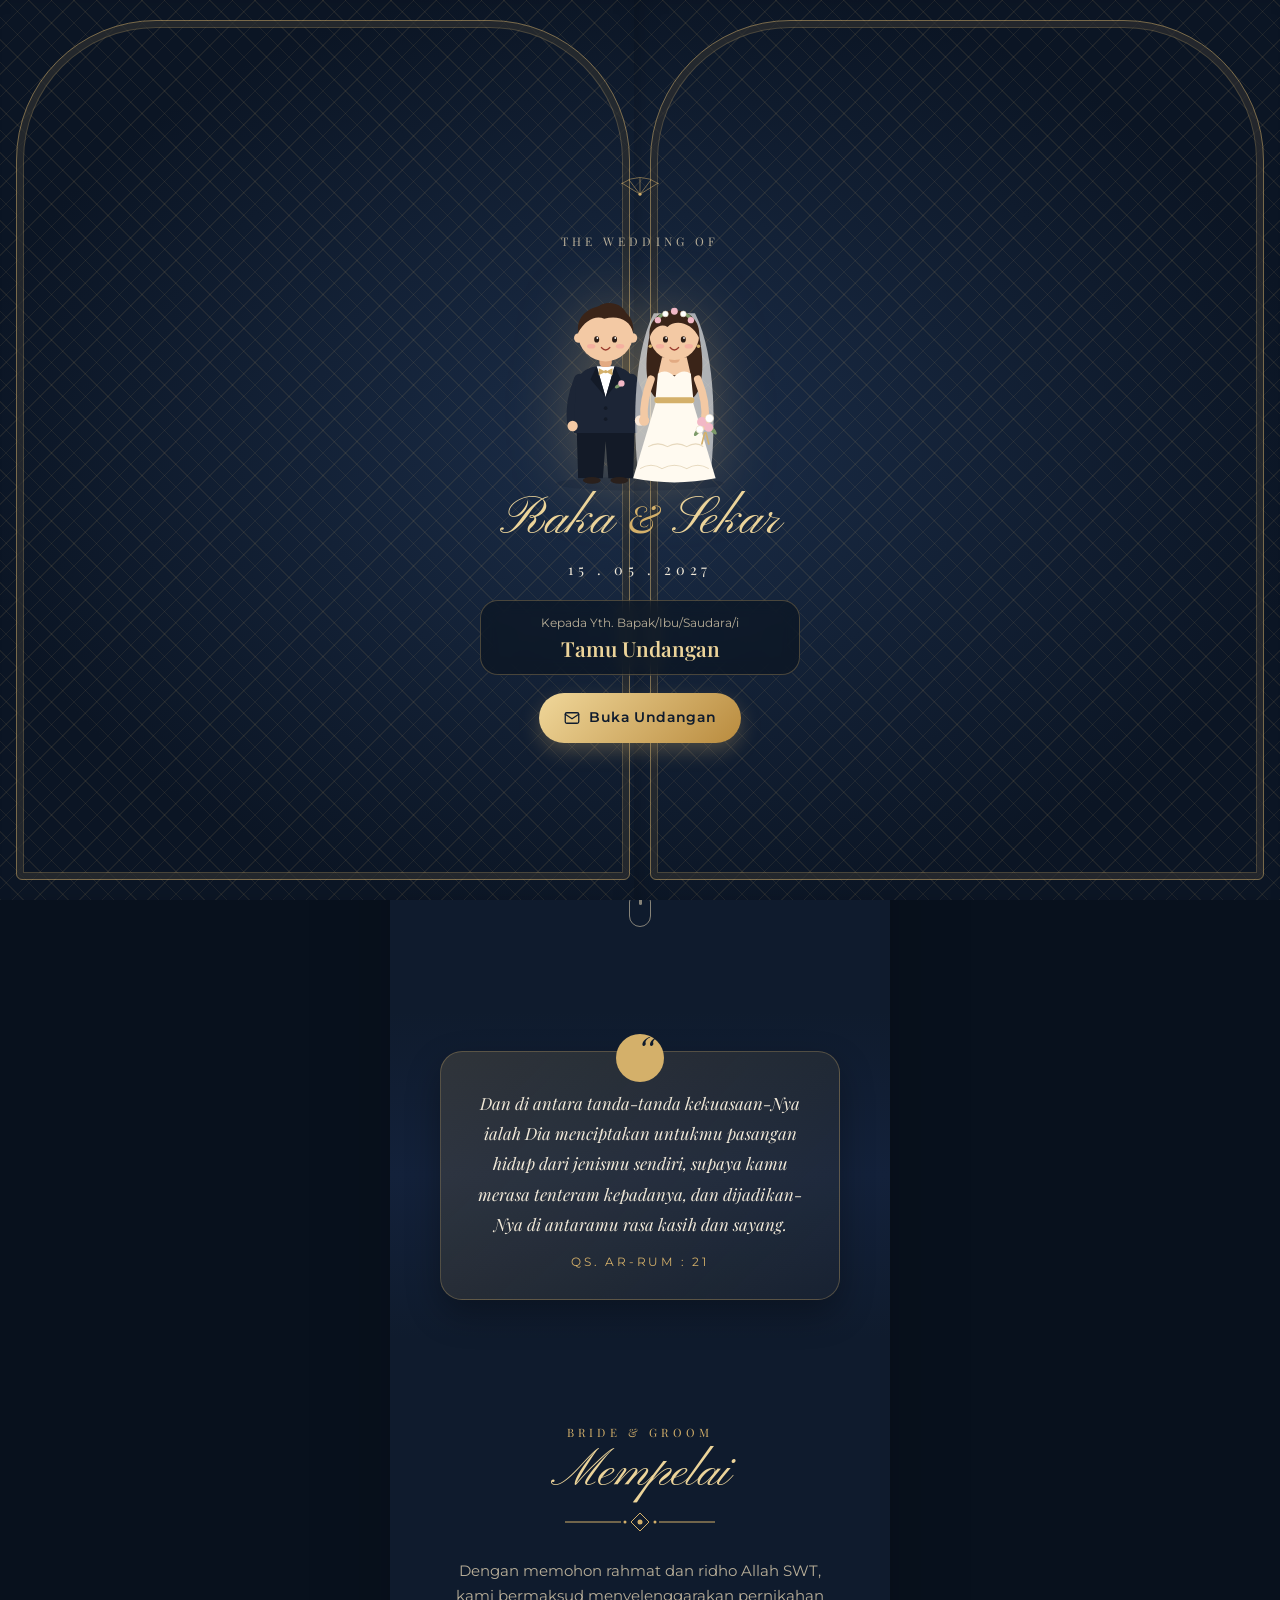
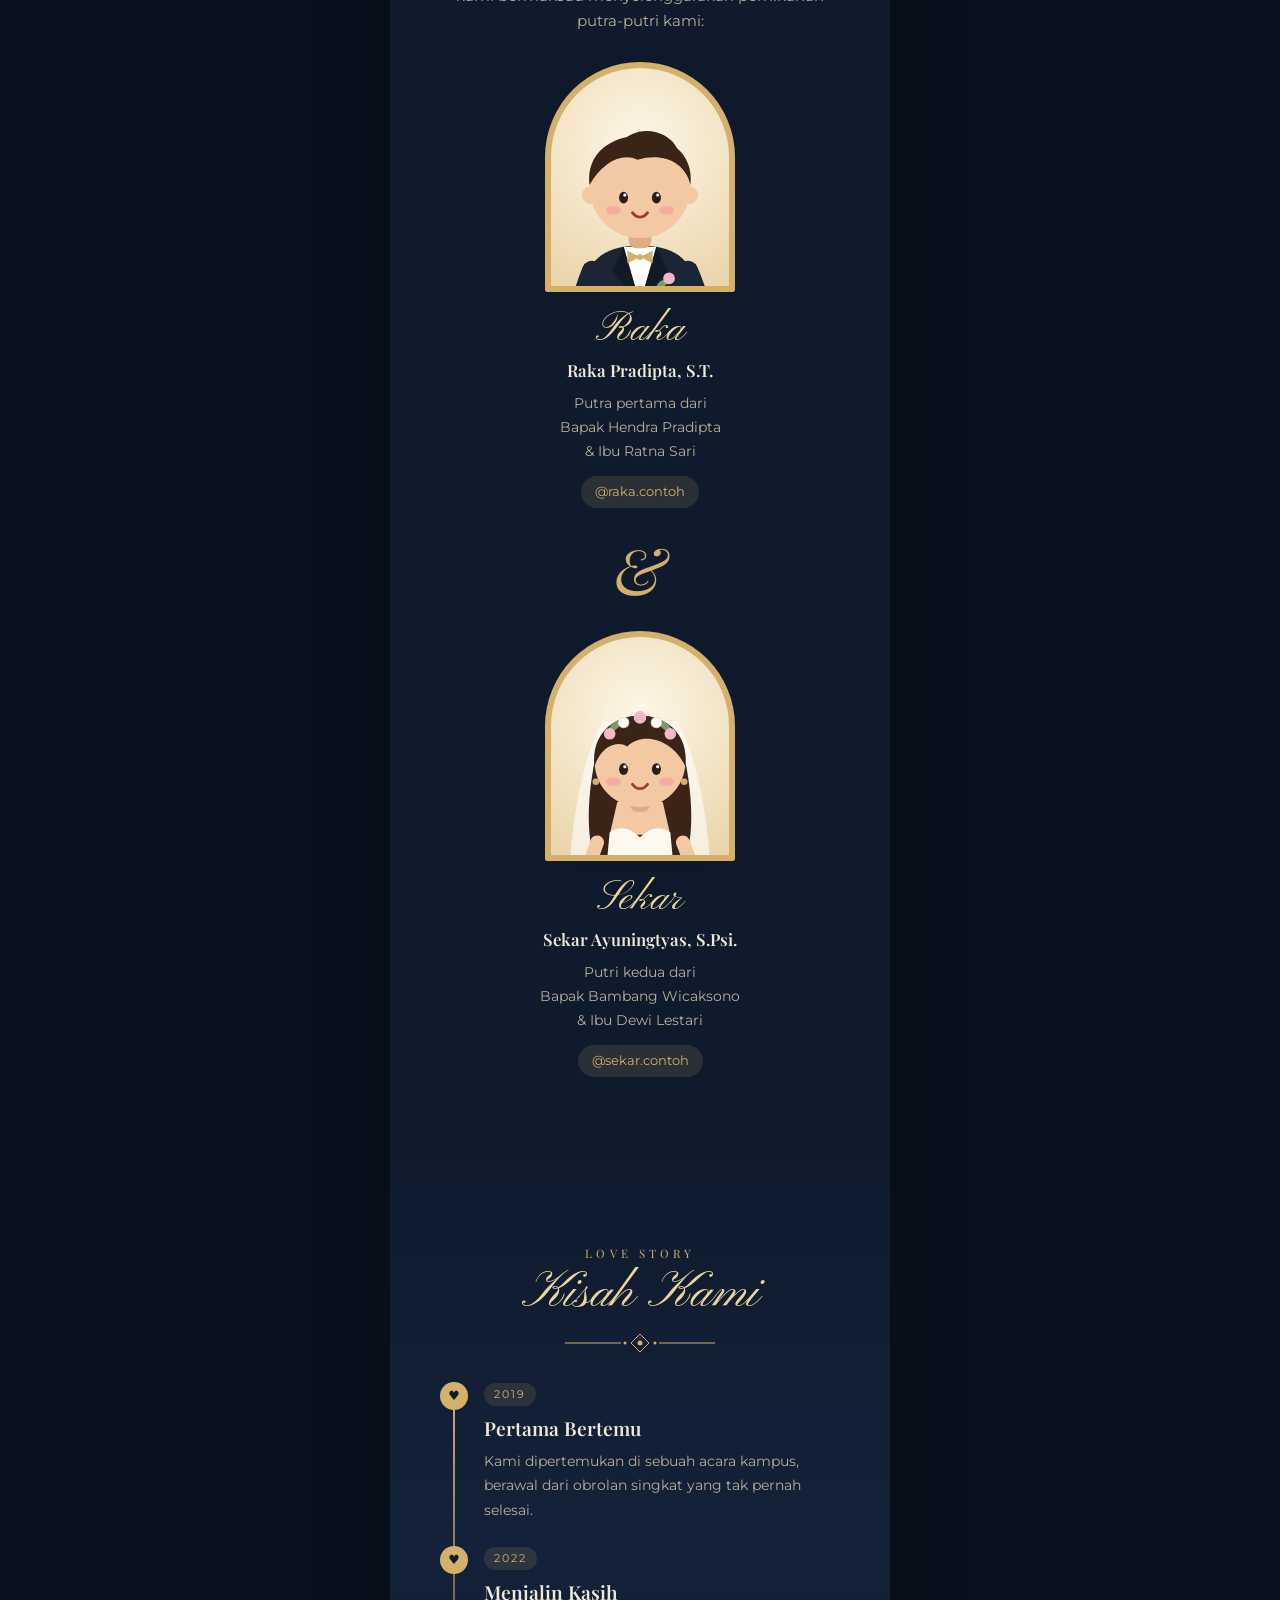
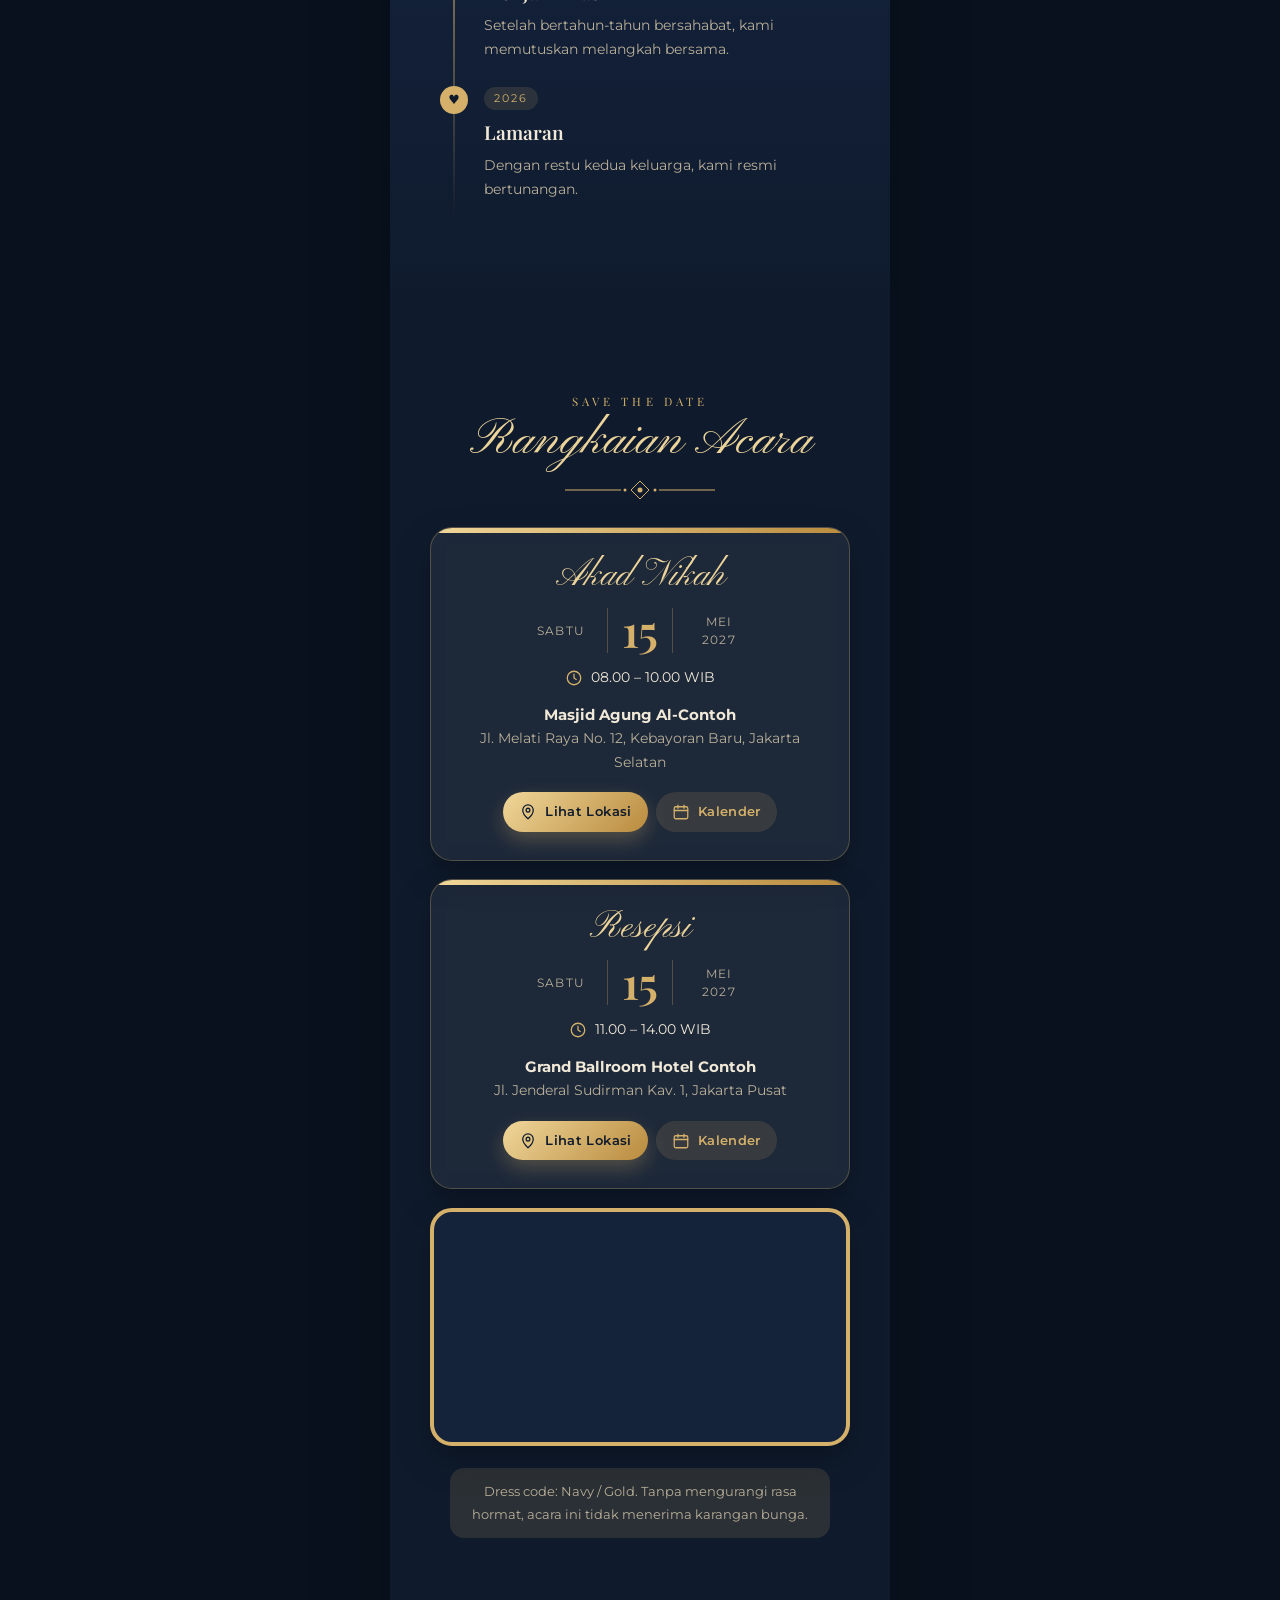
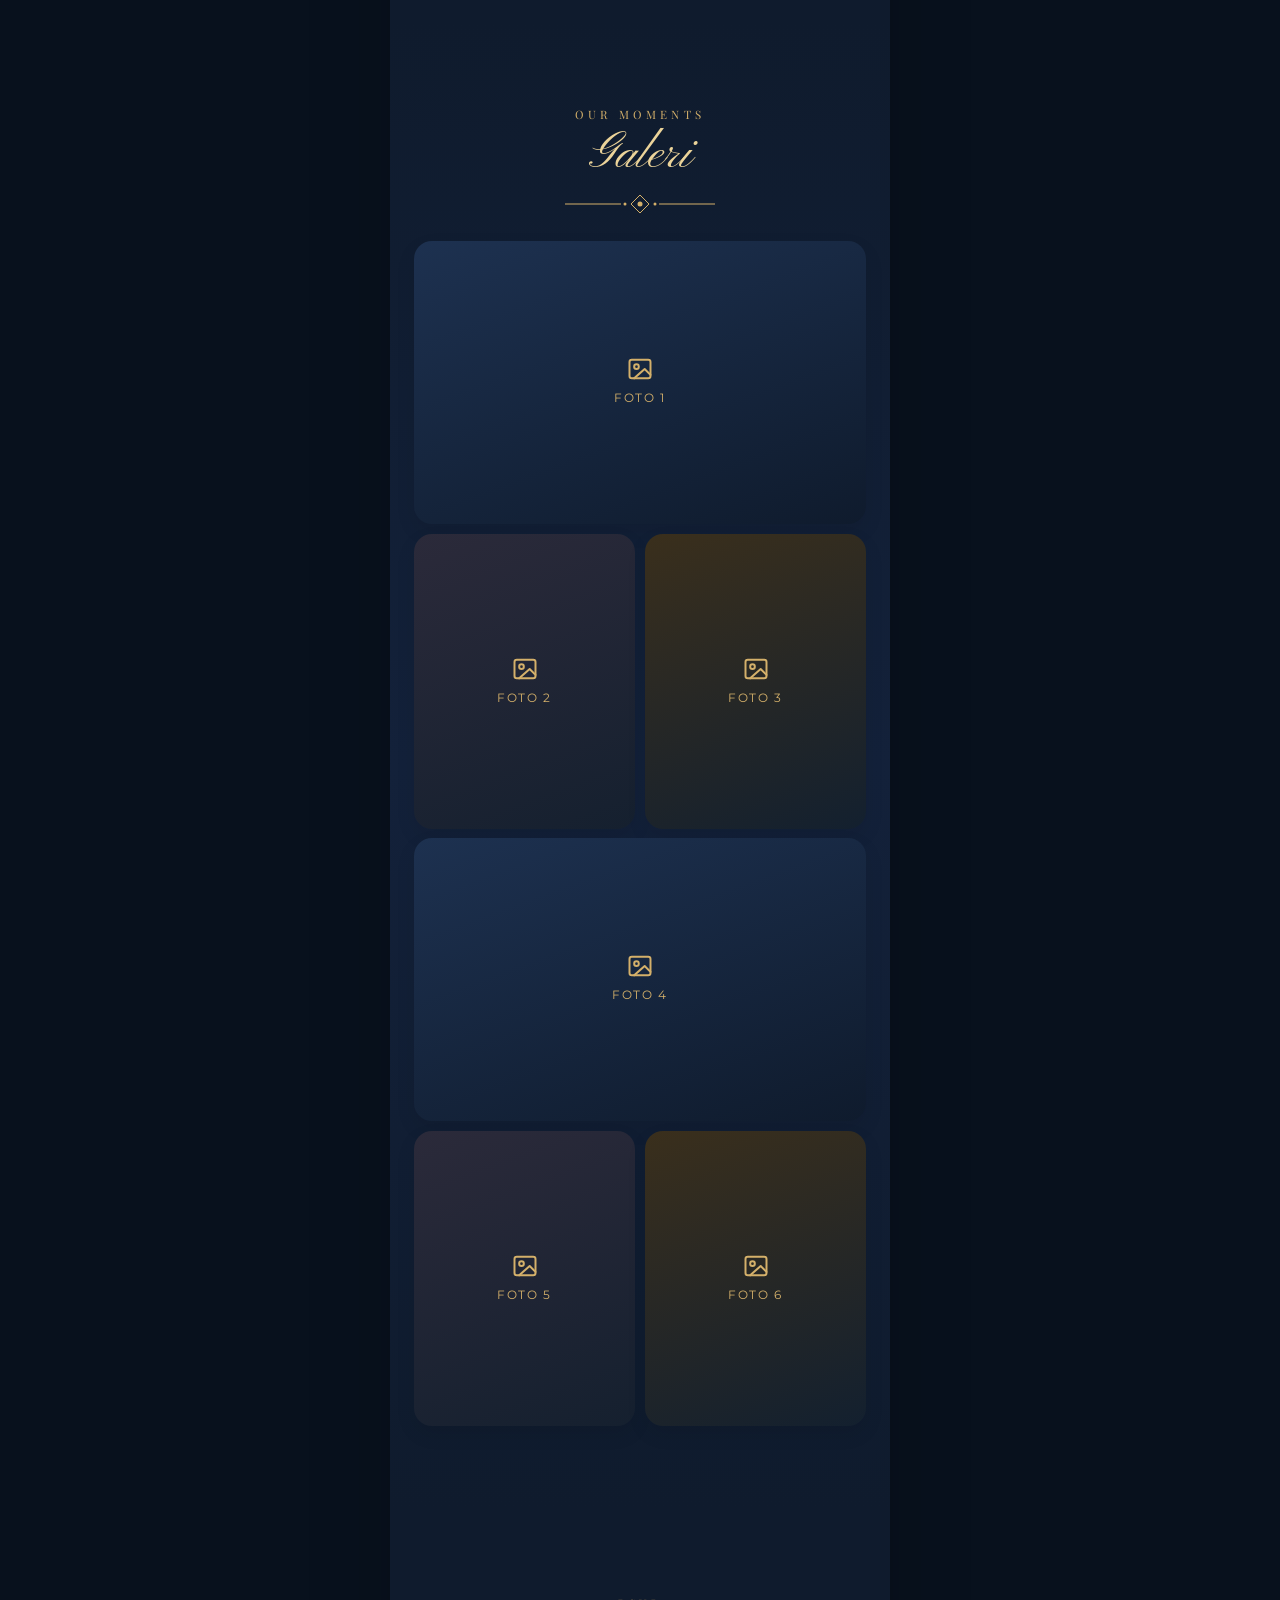
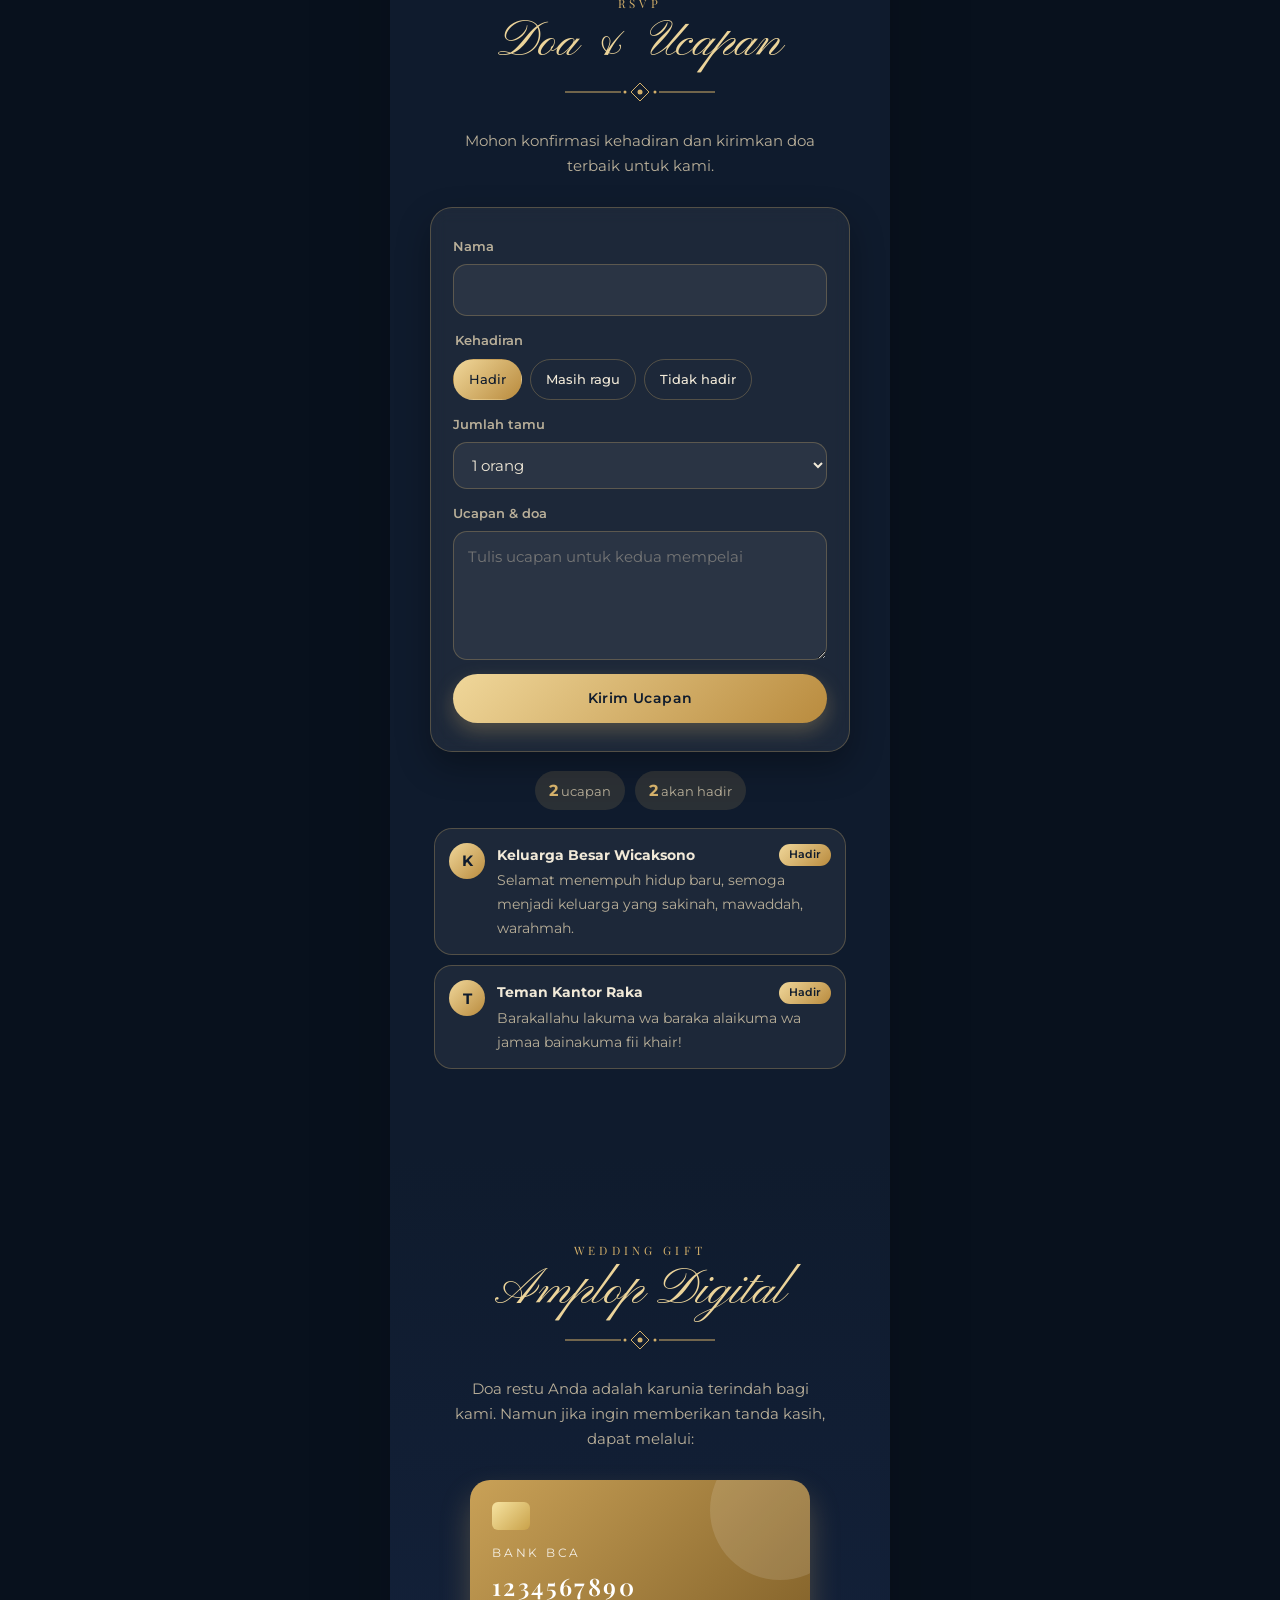
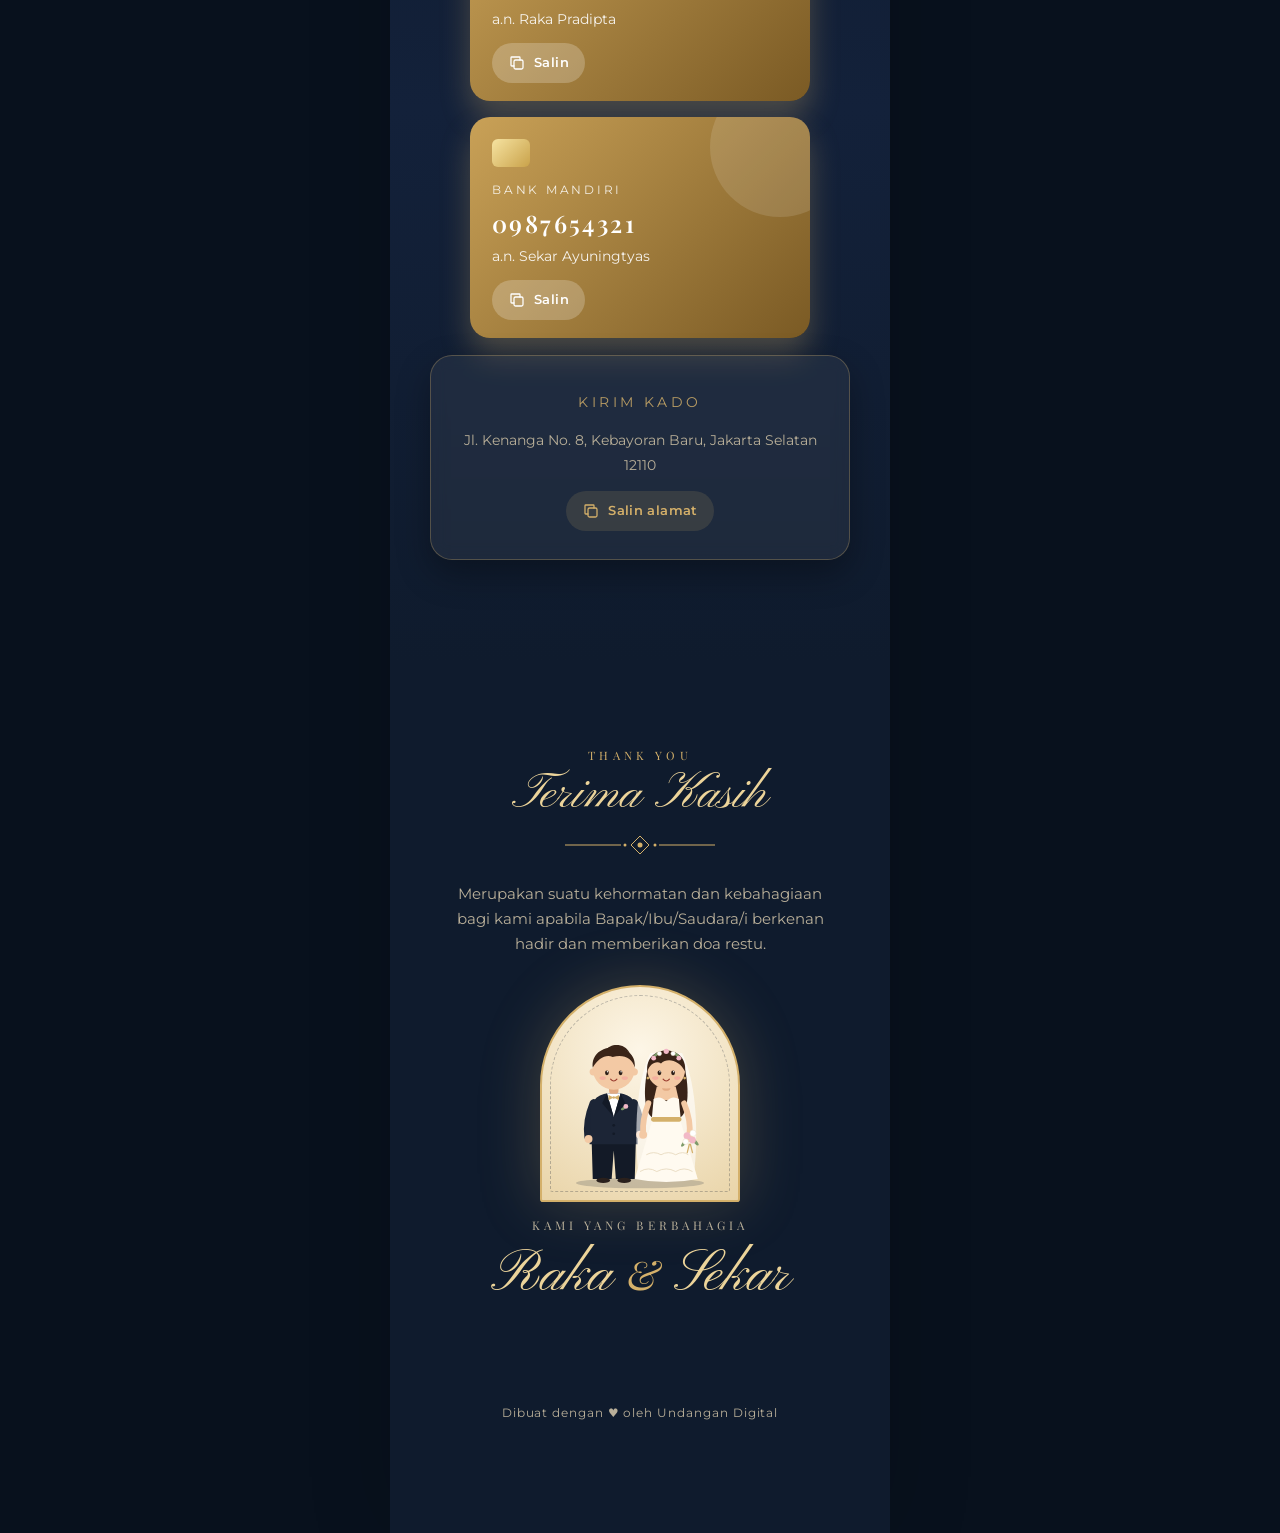
<file: templates/elegan-gold/index.html>
<!doctype html>
<html lang="id">
<head>
  <meta charset="utf-8">
  <meta name="viewport" content="width=device-width, initial-scale=1">
  <title>Undangan Pernikahan Raka &amp; Sekar</title>
  <meta name="description" content="Dengan penuh sukacita kami mengundang Anda di hari pernikahan kami, Sabtu, 15 Mei 2027.">
  <meta property="og:title" content="The Wedding of Raka &amp; Sekar">
  <meta property="og:description" content="Sabtu, 15 Mei 2027 · Jakarta">
  <meta property="og:type" content="website">
  <meta name="theme-color" content="#0f1b2d">
  <meta name="robots" content="noindex">
  <link rel="preconnect" href="https://fonts.googleapis.com">
  <link rel="preconnect" href="https://fonts.gstatic.com" crossorigin>
  <link href="https://fonts.googleapis.com/css2?family=Playfair+Display:ital,wght@0,500;0,600;1,500&family=Pinyon+Script&family=Montserrat:wght@400;500;600;700&display=swap" rel="stylesheet">
  <link rel="stylesheet" href="../assets/base.css">
  <link rel="stylesheet" href="theme.css">
</head>
<body class="locked">
  <div id="app"></div>

  <!-- DATA UNDANGAN (contoh fiktif) — ubah bagian ini untuk setiap klien -->
  <script>
    window.INVITATION = {
      slug: 'raka-sekar',
      brand: 'Undangan Digital',
      timeZone: 'Asia/Jakarta',
      timeZoneLabel: 'WIB',
      groomFirst: true,

      theme: {
        illustration: 'modern',
        hijab: false,
        particles: 12
      },

      groom: {
        nickname: 'Raka',
        fullName: 'Raka Pradipta, S.T.',
        childOrder: 'Putra pertama',
        father: 'Bapak Hendra Pradipta',
        mother: 'Ibu Ratna Sari',
        instagram: 'raka.contoh',
        photo: ''
      },
      bride: {
        nickname: 'Sekar',
        fullName: 'Sekar Ayuningtyas, S.Psi.',
        childOrder: 'Putri kedua',
        father: 'Bapak Bambang Wicaksono',
        mother: 'Ibu Dewi Lestari',
        instagram: 'sekar.contoh',
        photo: ''
      },

      quote: {
        text: 'Dan di antara tanda-tanda kekuasaan-Nya ialah Dia menciptakan untukmu pasangan hidup dari jenismu sendiri, supaya kamu merasa tenteram kepadanya, dan dijadikan-Nya di antaramu rasa kasih dan sayang.',
        source: 'QS. Ar-Rum : 21'
      },

      events: [
        {
          name: 'Akad Nikah',
          start: '2027-05-15T08:00:00+07:00',
          end: '2027-05-15T10:00:00+07:00',
          venue: 'Masjid Agung Al-Contoh',
          address: 'Jl. Melati Raya No. 12, Kebayoran Baru, Jakarta Selatan'
        },
        {
          name: 'Resepsi',
          start: '2027-05-15T11:00:00+07:00',
          end: '2027-05-15T14:00:00+07:00',
          venue: 'Grand Ballroom Hotel Contoh',
          address: 'Jl. Jenderal Sudirman Kav. 1, Jakarta Pusat',
          showMap: true
        }
      ],
      notes: 'Dress code: Navy / Gold. Tanpa mengurangi rasa hormat, acara ini tidak menerima karangan bunga.',

      story: [
        { year: '2019', title: 'Pertama Bertemu', text: 'Kami dipertemukan di sebuah acara kampus, berawal dari obrolan singkat yang tak pernah selesai.' },
        { year: '2022', title: 'Menjalin Kasih', text: 'Setelah bertahun-tahun bersahabat, kami memutuskan melangkah bersama.' },
        { year: '2026', title: 'Lamaran', text: 'Dengan restu kedua keluarga, kami resmi bertunangan.' }
      ],

      galleryPlaceholders: 6,
      gallery: [],

      gifts: [
        { bank: 'Bank BCA', number: '1234567890', holder: 'Raka Pradipta' },
        { bank: 'Bank Mandiri', number: '0987654321', holder: 'Sekar Ayuningtyas' }
      ],
      giftAddress: 'Jl. Kenanga No. 8, Kebayoran Baru, Jakarta Selatan 12110',

      rsvpWhatsApp: '6281200000000',
      music: '',

      wishes: [
        { name: 'Keluarga Besar Wicaksono', attending: 'hadir', message: 'Selamat menempuh hidup baru, semoga menjadi keluarga yang sakinah, mawaddah, warahmah.' },
        { name: 'Teman Kantor Raka', attending: 'hadir', message: 'Barakallahu lakuma wa baraka alaikuma wa jamaa bainakuma fii khair!' }
      ]
    };
  </script>
  <script src="../assets/illustrations.js"></script>
  <script src="../assets/invitation.js"></script>
</body>
</html>
</file>
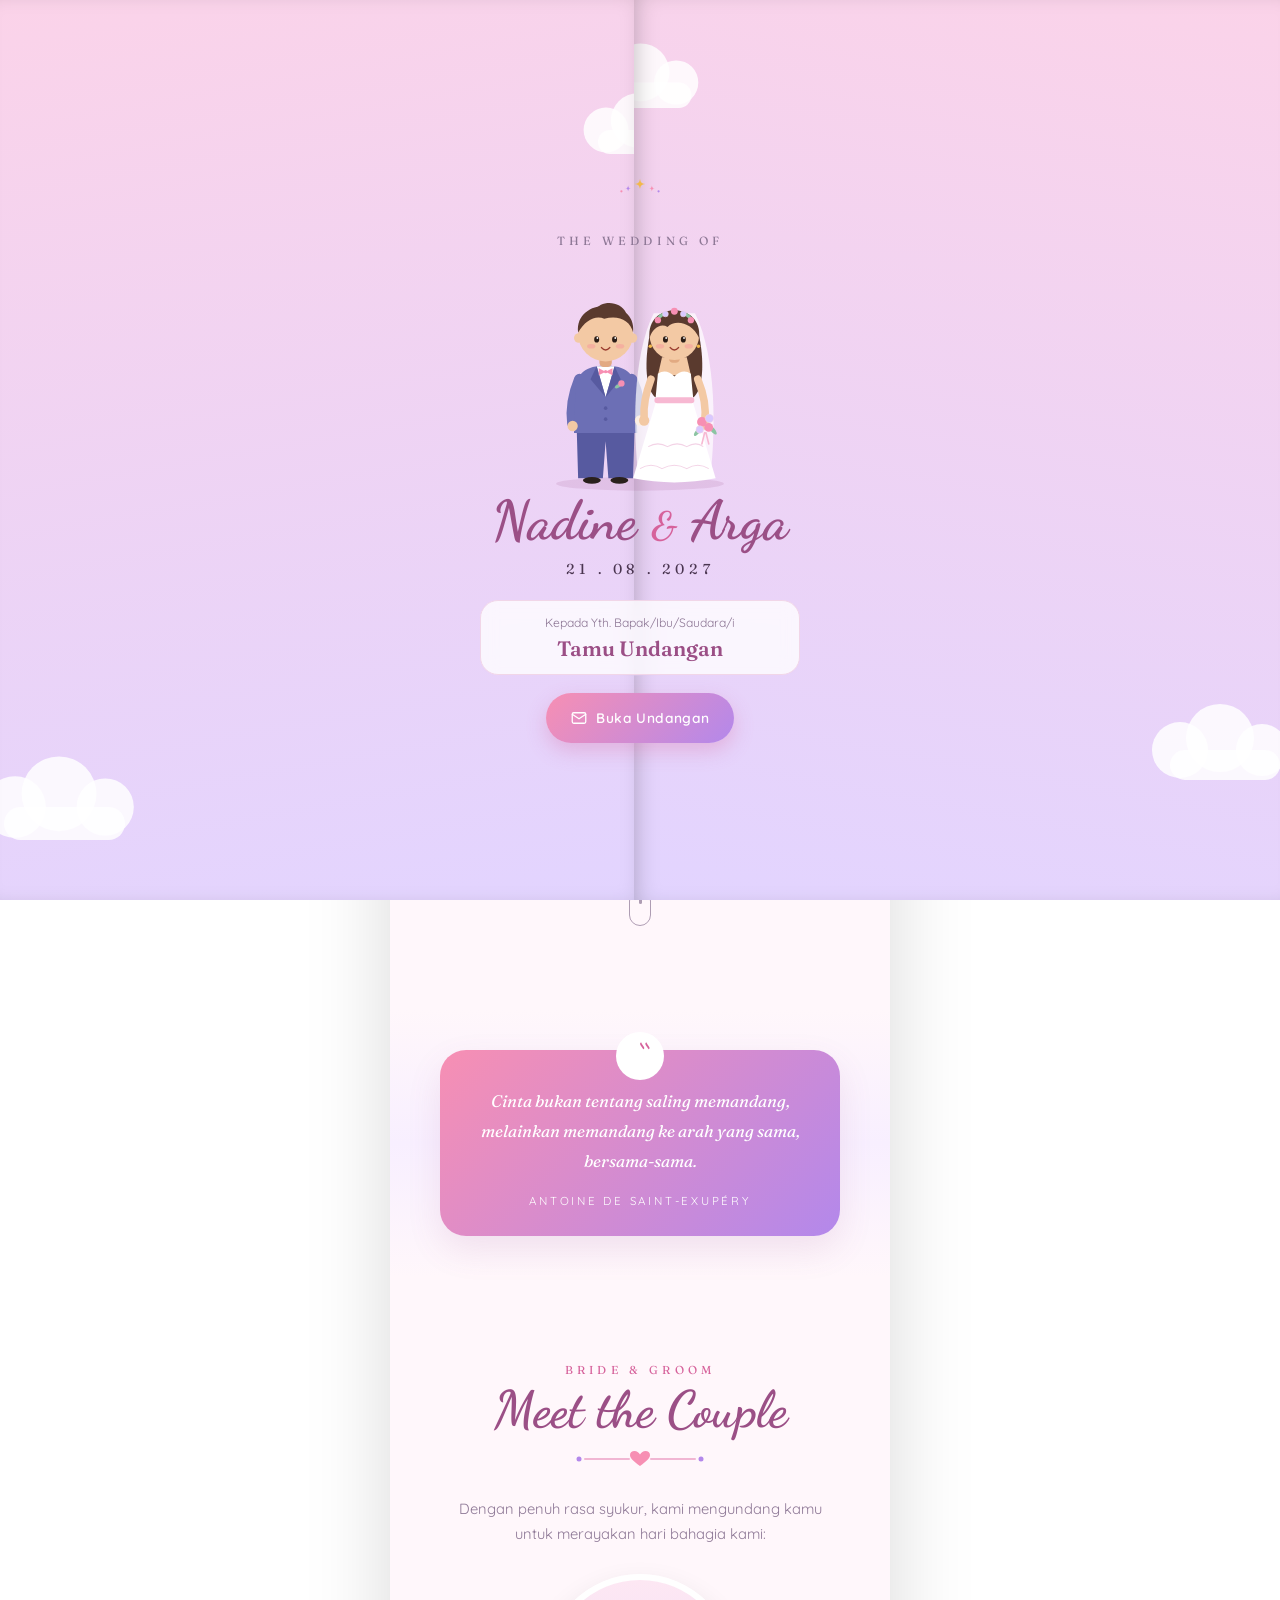
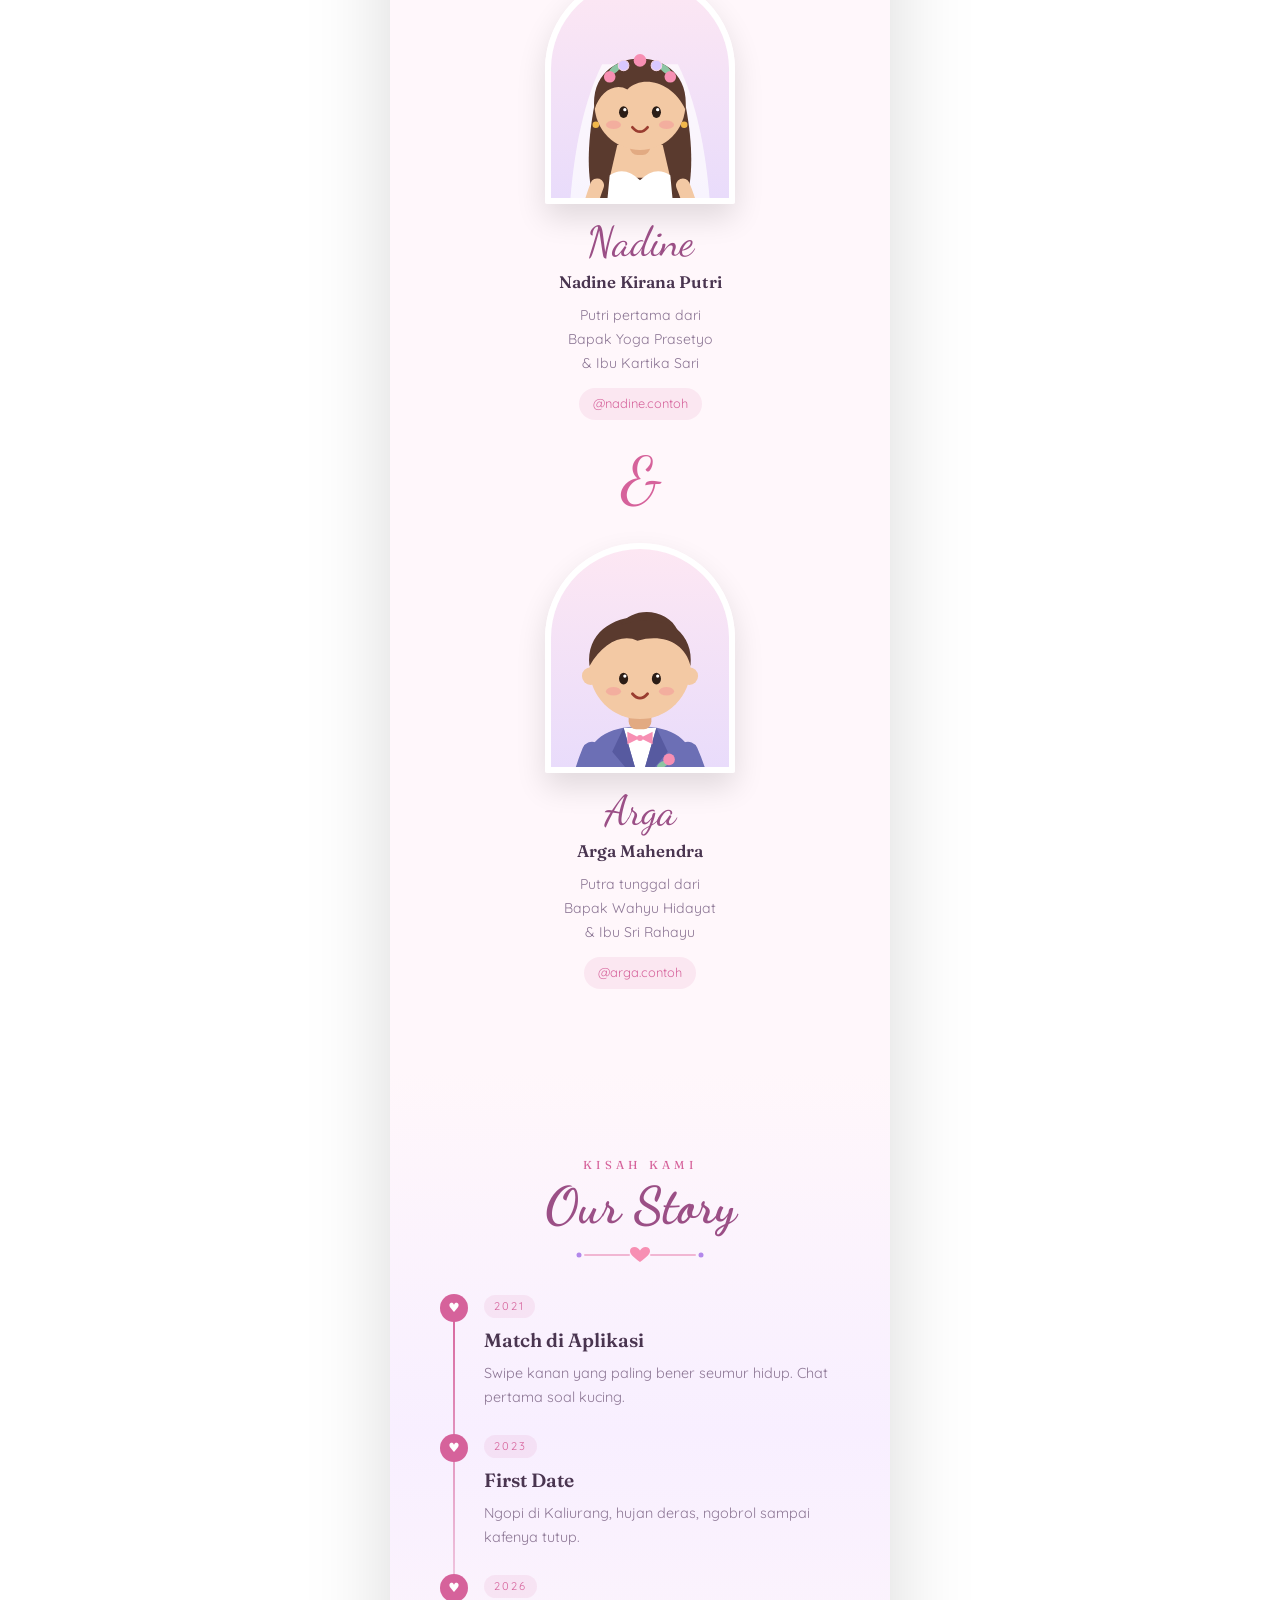
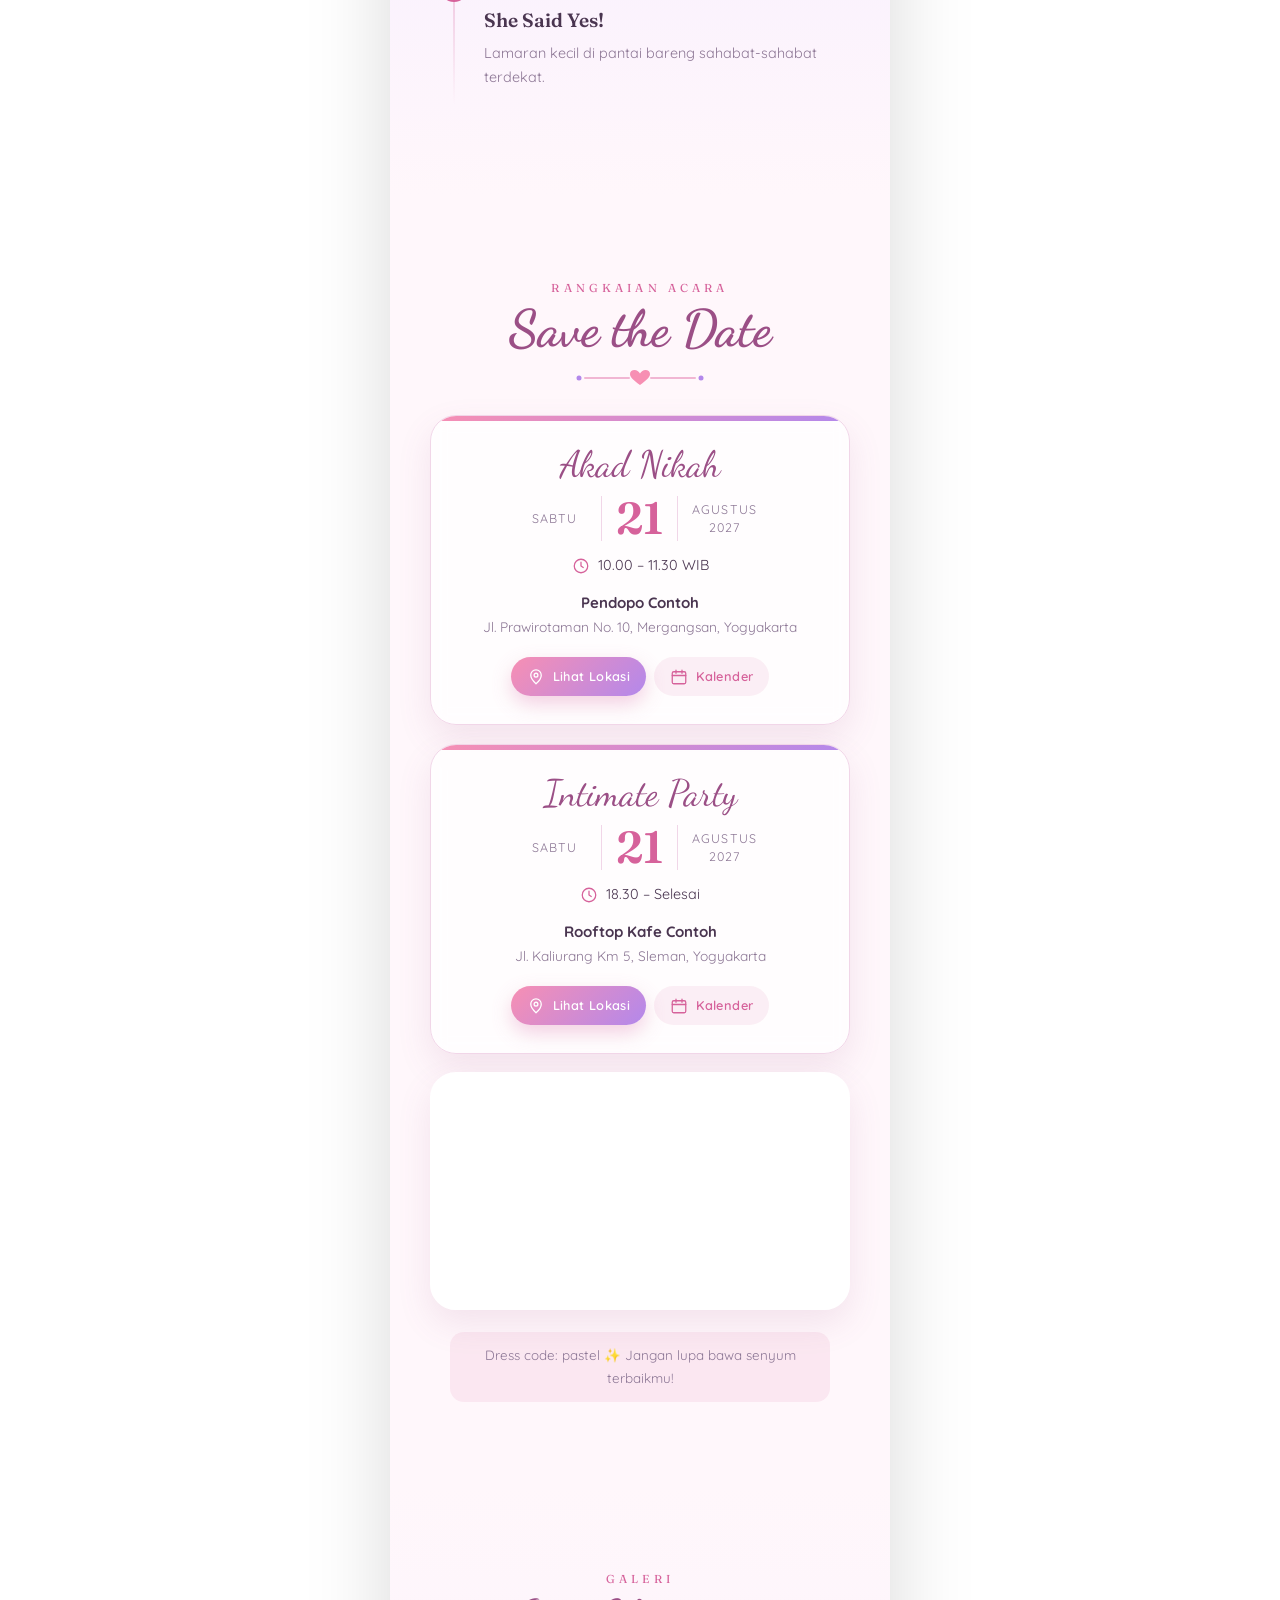
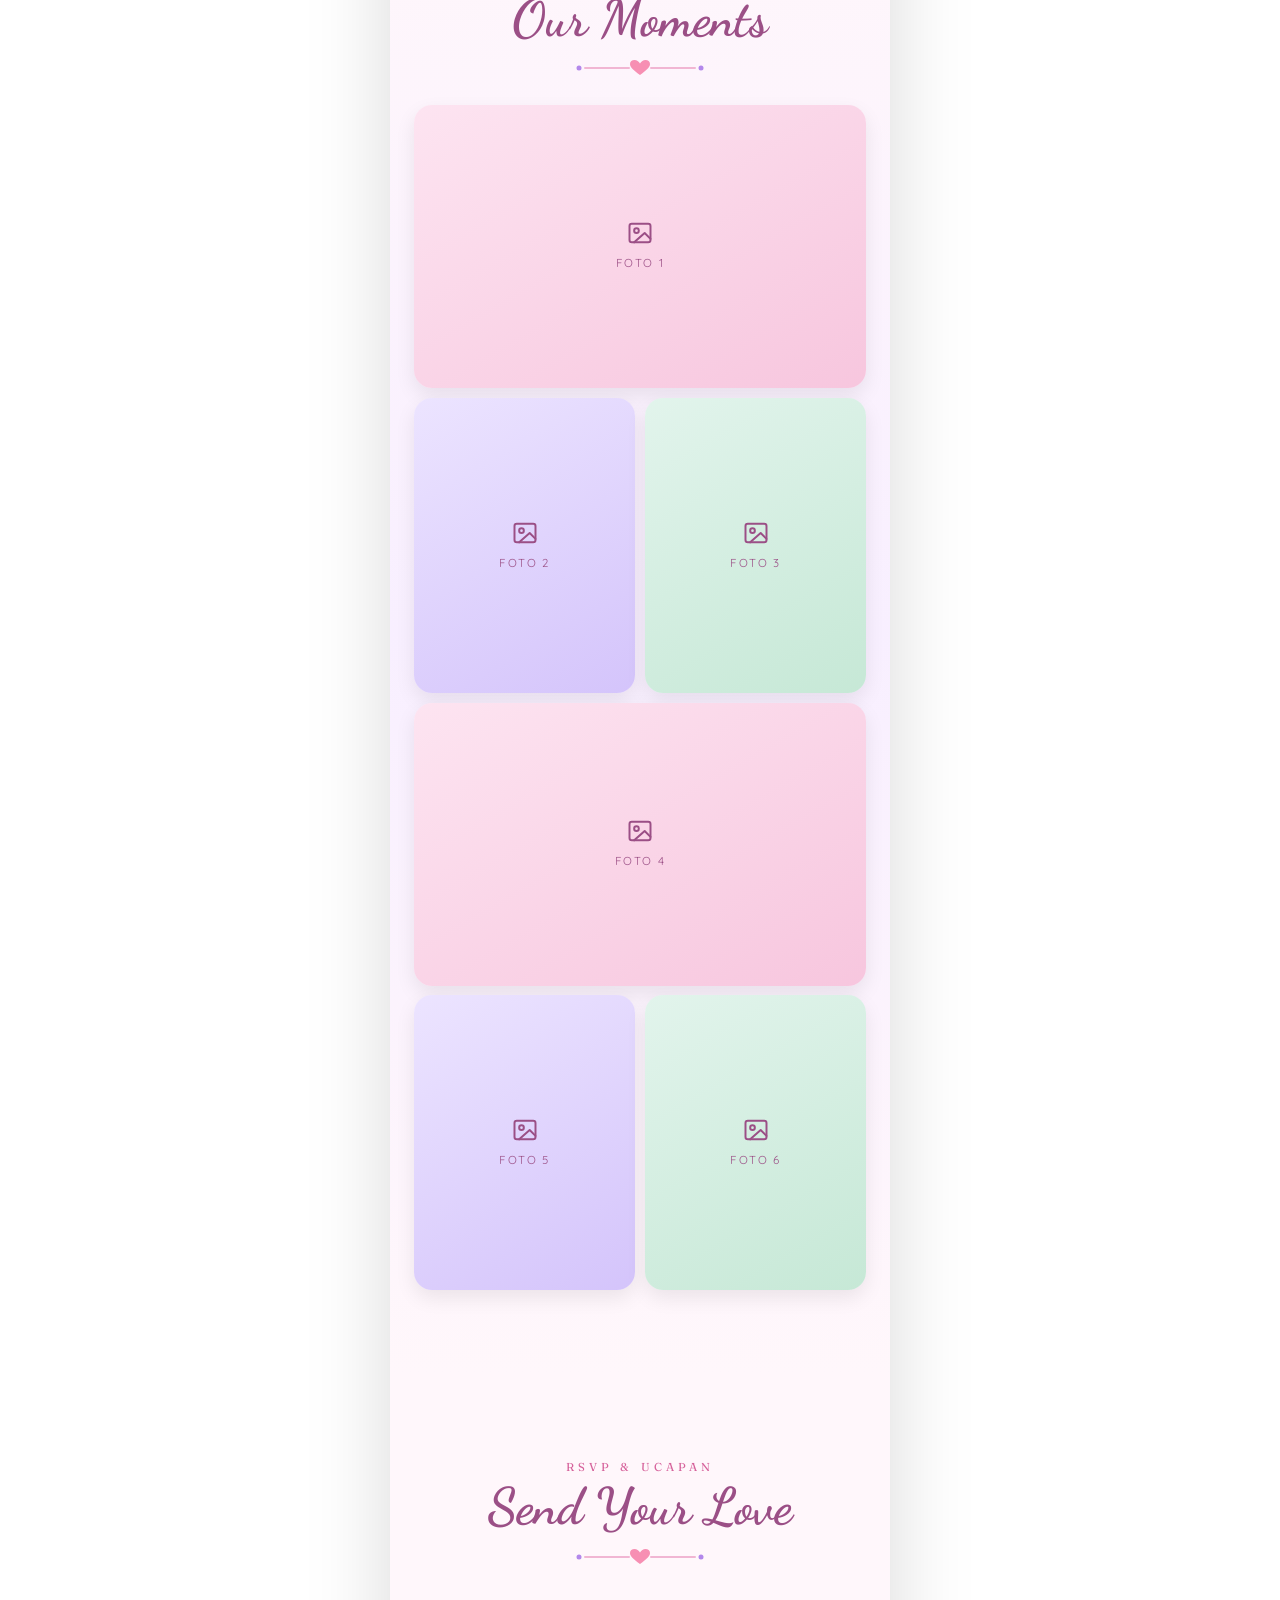
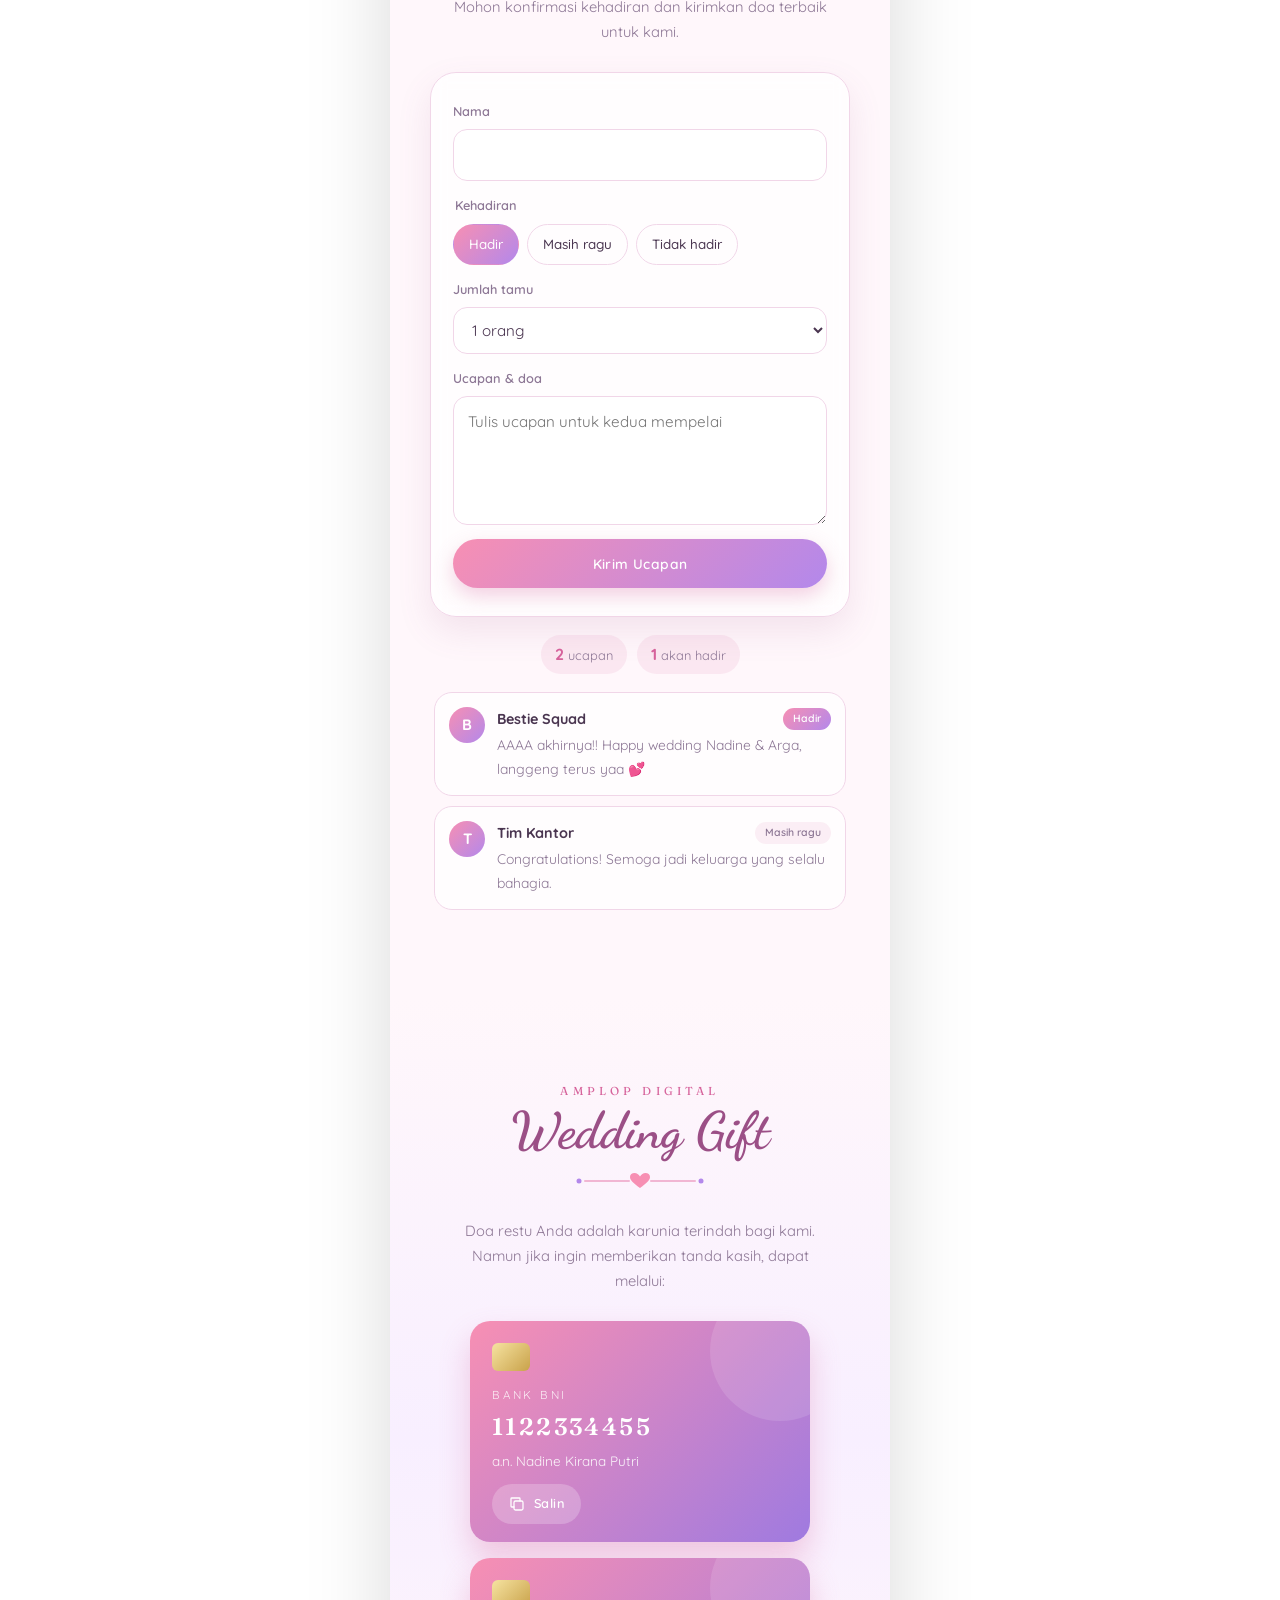
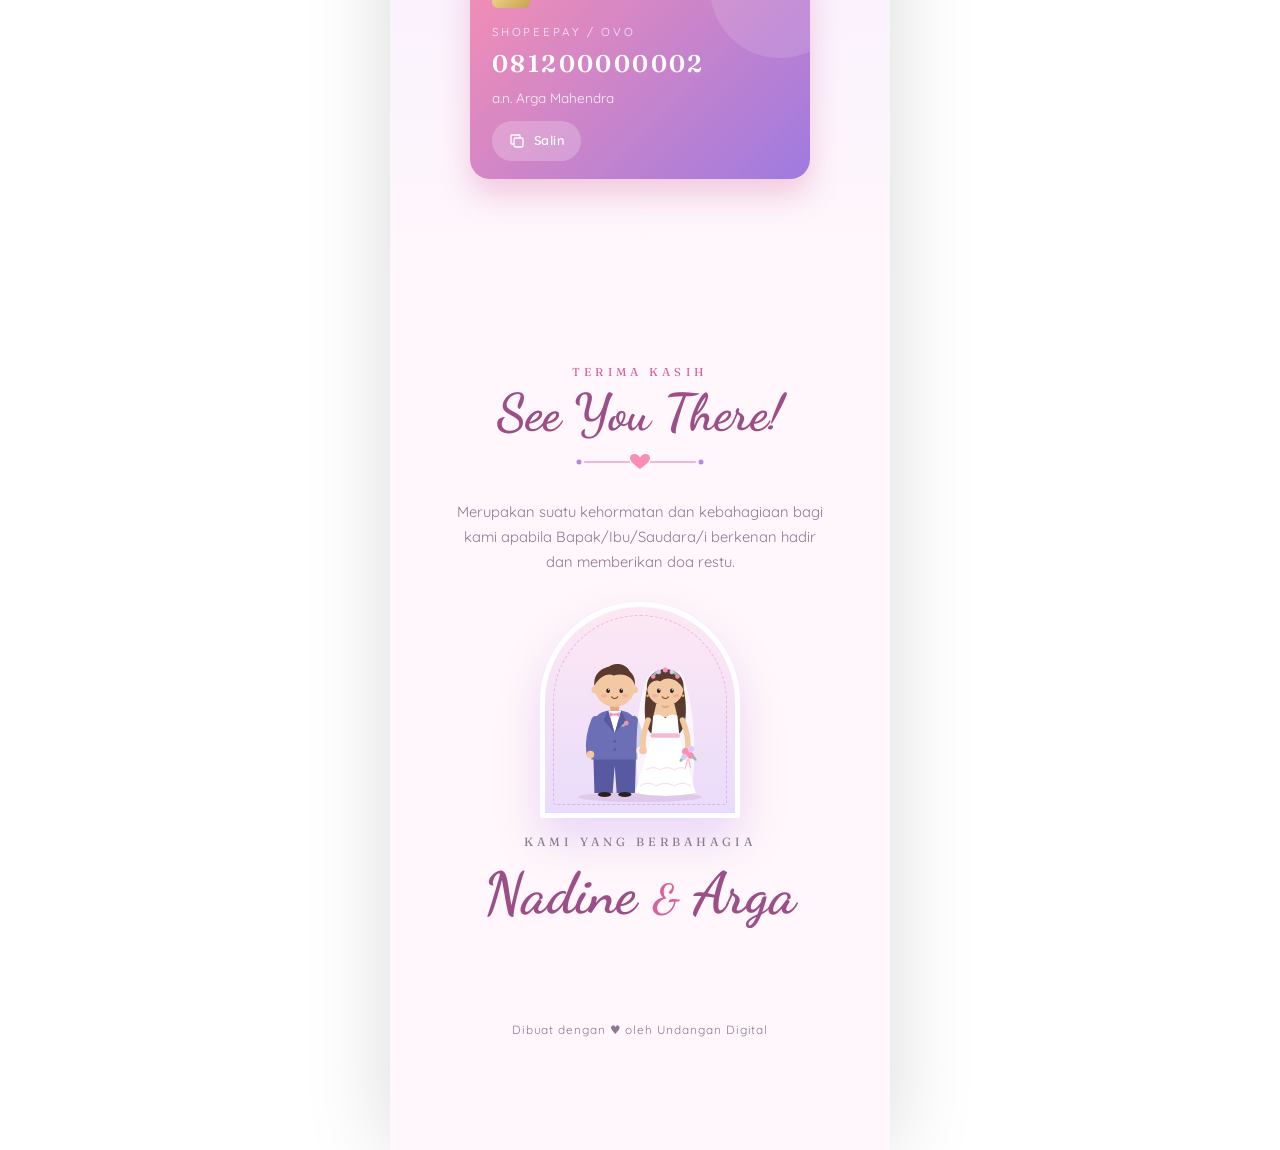
<file: templates/pastel-dreamy/index.html>
<!doctype html>
<html lang="id">
<head>
  <meta charset="utf-8">
  <meta name="viewport" content="width=device-width, initial-scale=1">
  <title>Undangan Pernikahan Nadine &amp; Arga</title>
  <meta name="description" content="Hai! Kami mau menikah dan pengen kamu datang. Sabtu, 21 Agustus 2027 di Yogyakarta.">
  <meta property="og:title" content="The Wedding of Nadine &amp; Arga">
  <meta property="og:description" content="Sabtu, 21 Agustus 2027 · Yogyakarta">
  <meta property="og:type" content="website">
  <meta name="theme-color" content="#fbd3e9">
  <meta name="robots" content="noindex">
  <link rel="preconnect" href="https://fonts.googleapis.com">
  <link rel="preconnect" href="https://fonts.gstatic.com" crossorigin>
  <link href="https://fonts.googleapis.com/css2?family=Dancing+Script:wght@600;700&family=Fraunces:ital,opsz,wght@0,9..144,500;0,9..144,600;1,9..144,500&family=Quicksand:wght@400;500;600;700&display=swap" rel="stylesheet">
  <link rel="stylesheet" href="../assets/base.css">
  <link rel="stylesheet" href="theme.css">
</head>
<body class="locked">
  <div id="app"></div>

  <!-- DATA UNDANGAN (contoh fiktif) — ubah bagian ini untuk setiap klien -->
  <script>
    window.INVITATION = {
      slug: 'nadine-arga',
      brand: 'Undangan Digital',
      timeZone: 'Asia/Jakarta',
      timeZoneLabel: 'WIB',
      groomFirst: false,

      theme: {
        illustration: 'modern',
        hijab: false,
        particles: 12
      },
      labels: {
        heroEyebrow: 'We Are Getting Married!',
        couple: ['Meet the Couple', 'Bride & Groom'],
        story: ['Our Story', 'Kisah Kami'],
        events: ['Save the Date', 'Rangkaian Acara'],
        gallery: ['Our Moments', 'Galeri'],
        rsvp: ['Send Your Love', 'RSVP & Ucapan'],
        gift: ['Wedding Gift', 'Amplop Digital'],
        closing: ['See You There!', 'Terima Kasih']
      },

      bride: {
        nickname: 'Nadine',
        fullName: 'Nadine Kirana Putri',
        childOrder: 'Putri pertama',
        father: 'Bapak Yoga Prasetyo',
        mother: 'Ibu Kartika Sari',
        instagram: 'nadine.contoh',
        photo: ''
      },
      groom: {
        nickname: 'Arga',
        fullName: 'Arga Mahendra',
        childOrder: 'Putra tunggal',
        father: 'Bapak Wahyu Hidayat',
        mother: 'Ibu Sri Rahayu',
        instagram: 'arga.contoh',
        photo: ''
      },

      greeting: 'Dengan penuh rasa syukur, kami mengundang kamu untuk merayakan hari bahagia kami:',
      quote: {
        text: 'Cinta bukan tentang saling memandang, melainkan memandang ke arah yang sama, bersama-sama.',
        source: 'Antoine de Saint-Exupéry'
      },

      events: [
        {
          name: 'Akad Nikah',
          start: '2027-08-21T10:00:00+07:00',
          end: '2027-08-21T11:30:00+07:00',
          venue: 'Pendopo Contoh',
          address: 'Jl. Prawirotaman No. 10, Mergangsan, Yogyakarta'
        },
        {
          name: 'Intimate Party',
          start: '2027-08-21T18:30:00+07:00',
          end: '2027-08-21T21:00:00+07:00',
          endText: 'Selesai',
          venue: 'Rooftop Kafe Contoh',
          address: 'Jl. Kaliurang Km 5, Sleman, Yogyakarta',
          showMap: true
        }
      ],
      notes: 'Dress code: pastel ✨ Jangan lupa bawa senyum terbaikmu!',

      story: [
        { year: '2021', title: 'Match di Aplikasi', text: 'Swipe kanan yang paling bener seumur hidup. Chat pertama soal kucing.' },
        { year: '2023', title: 'First Date', text: 'Ngopi di Kaliurang, hujan deras, ngobrol sampai kafenya tutup.' },
        { year: '2026', title: 'She Said Yes!', text: 'Lamaran kecil di pantai bareng sahabat-sahabat terdekat.' }
      ],

      galleryPlaceholders: 6,
      gallery: [],

      gifts: [
        { bank: 'Bank BNI', number: '1122334455', holder: 'Nadine Kirana Putri' },
        { bank: 'ShopeePay / OVO', number: '081200000002', holder: 'Arga Mahendra' }
      ],

      rsvpWhatsApp: '6281200000002',
      music: '',

      wishes: [
        { name: 'Bestie Squad', attending: 'hadir', message: 'AAAA akhirnya!! Happy wedding Nadine & Arga, langgeng terus yaa 💕' },
        { name: 'Tim Kantor', attending: 'ragu', message: 'Congratulations! Semoga jadi keluarga yang selalu bahagia.' }
      ]
    };
  </script>
  <script src="../assets/illustrations.js"></script>
  <script src="../assets/invitation.js"></script>
</body>
</html>
</file>
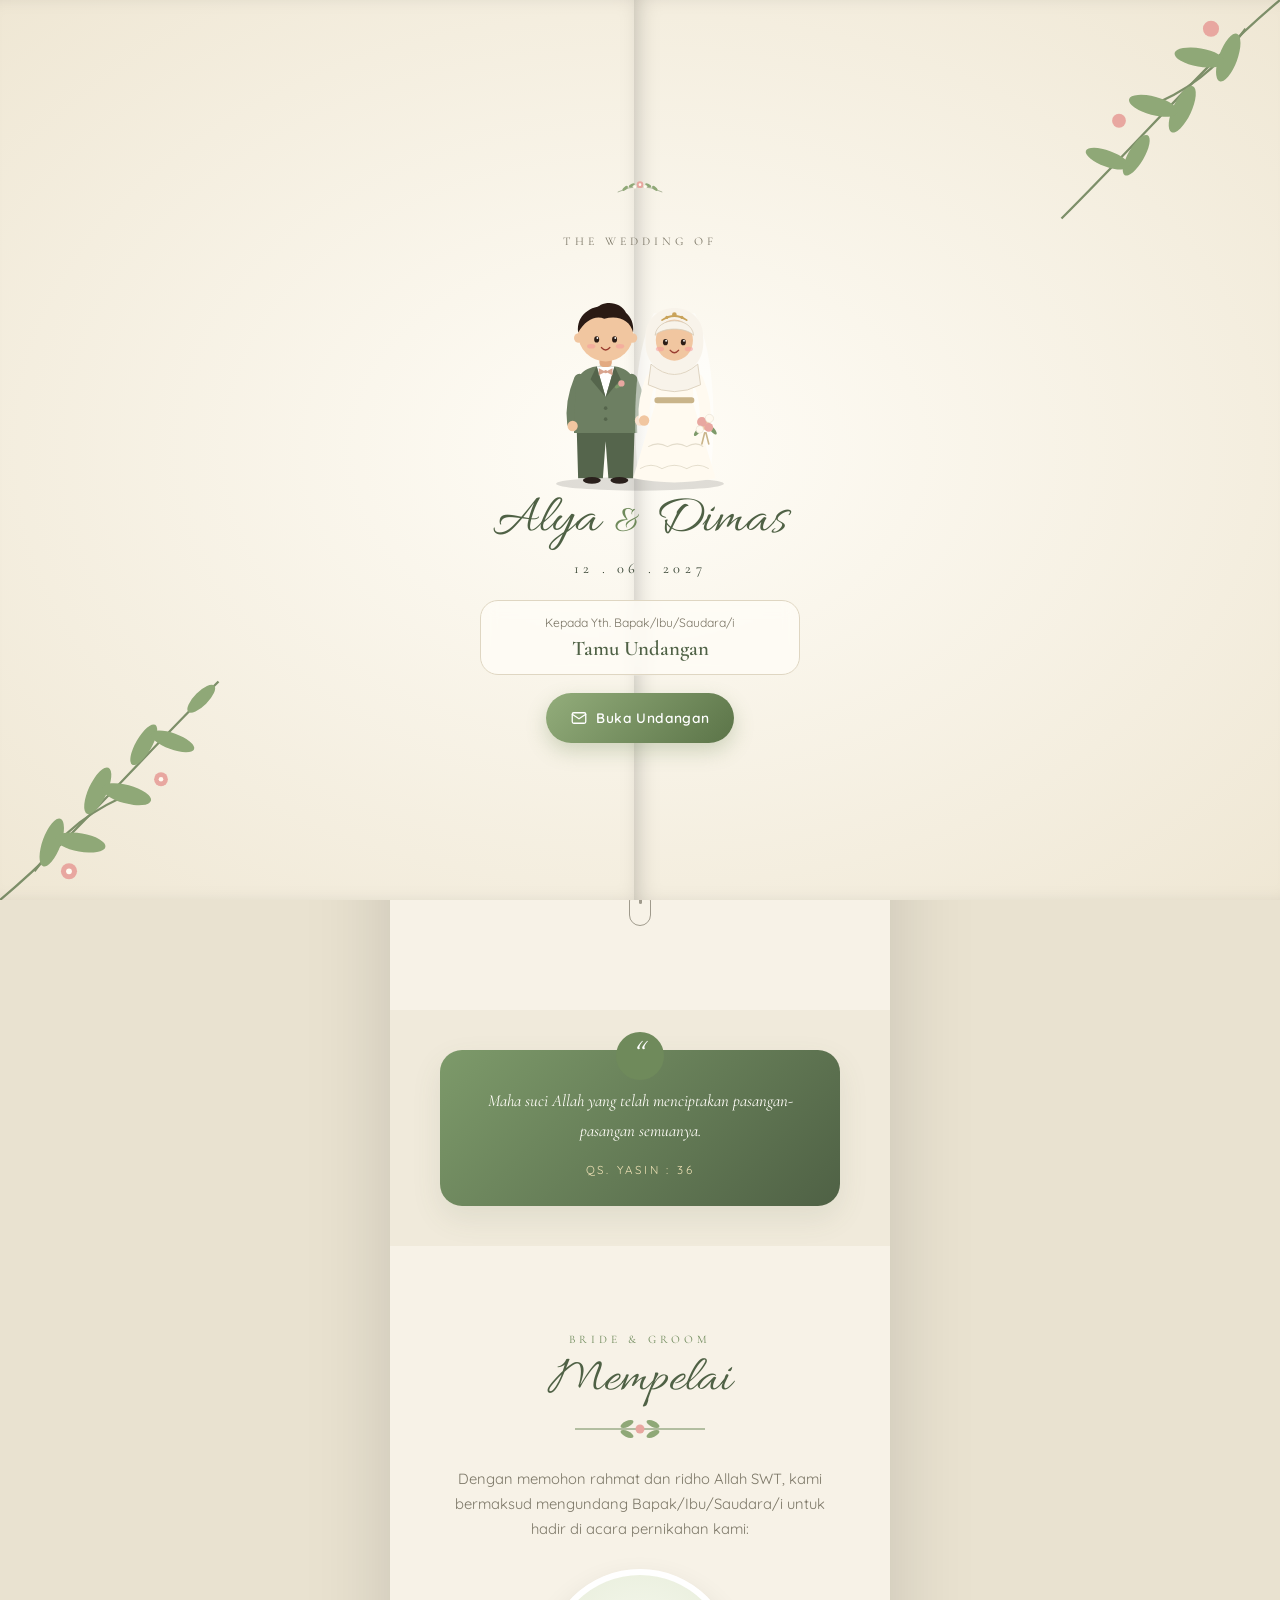
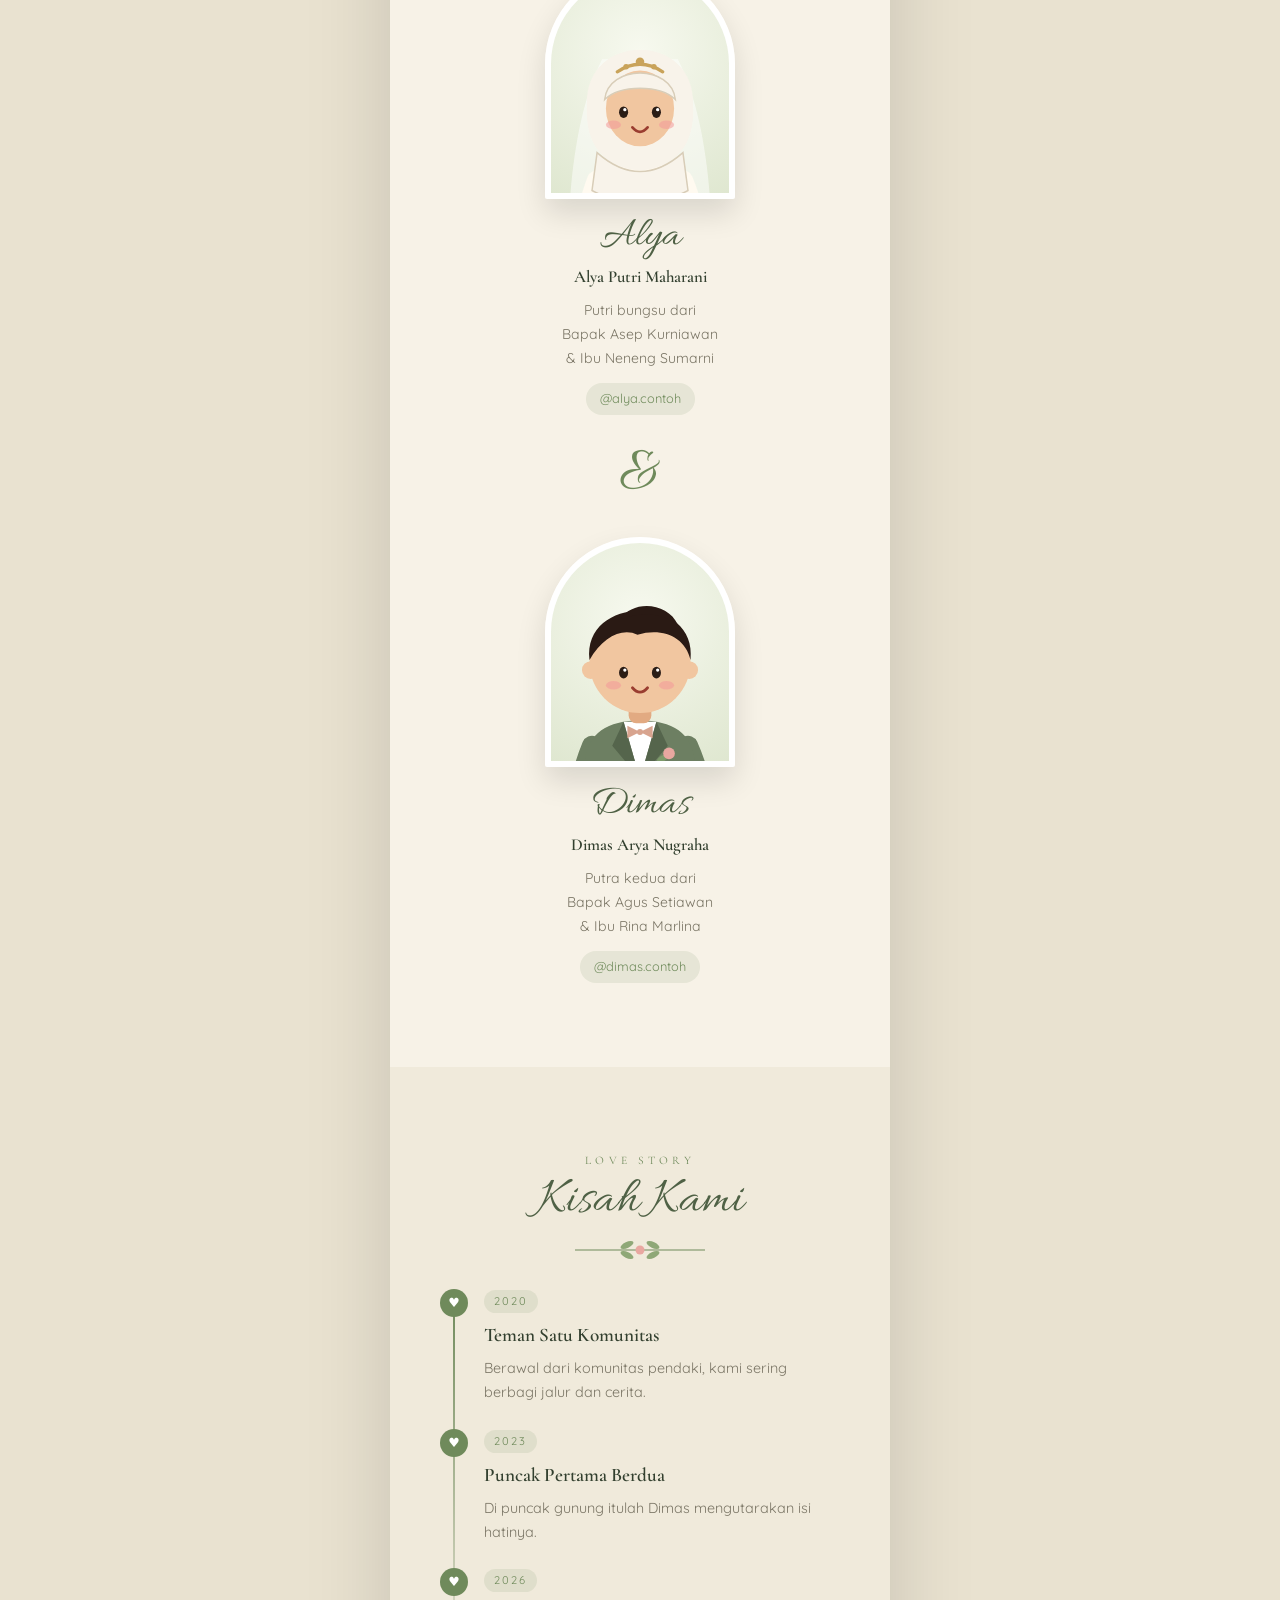
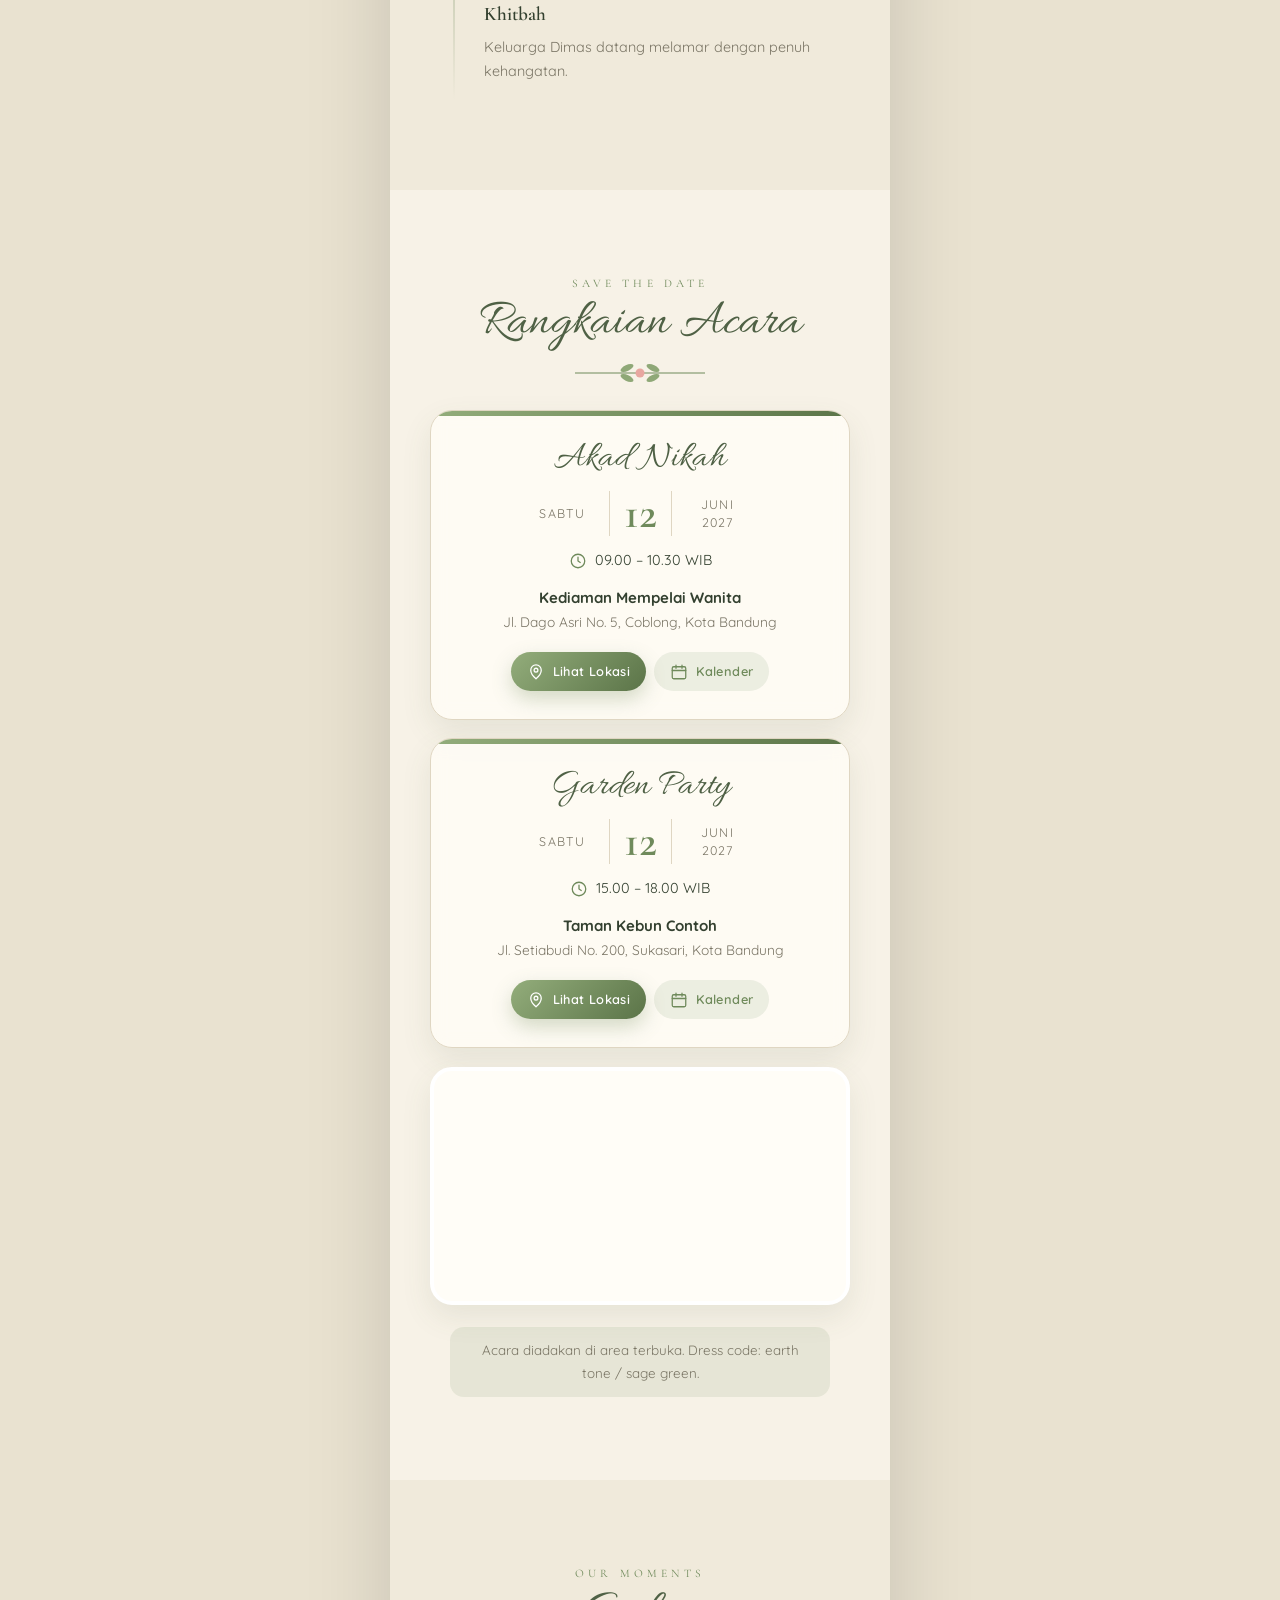
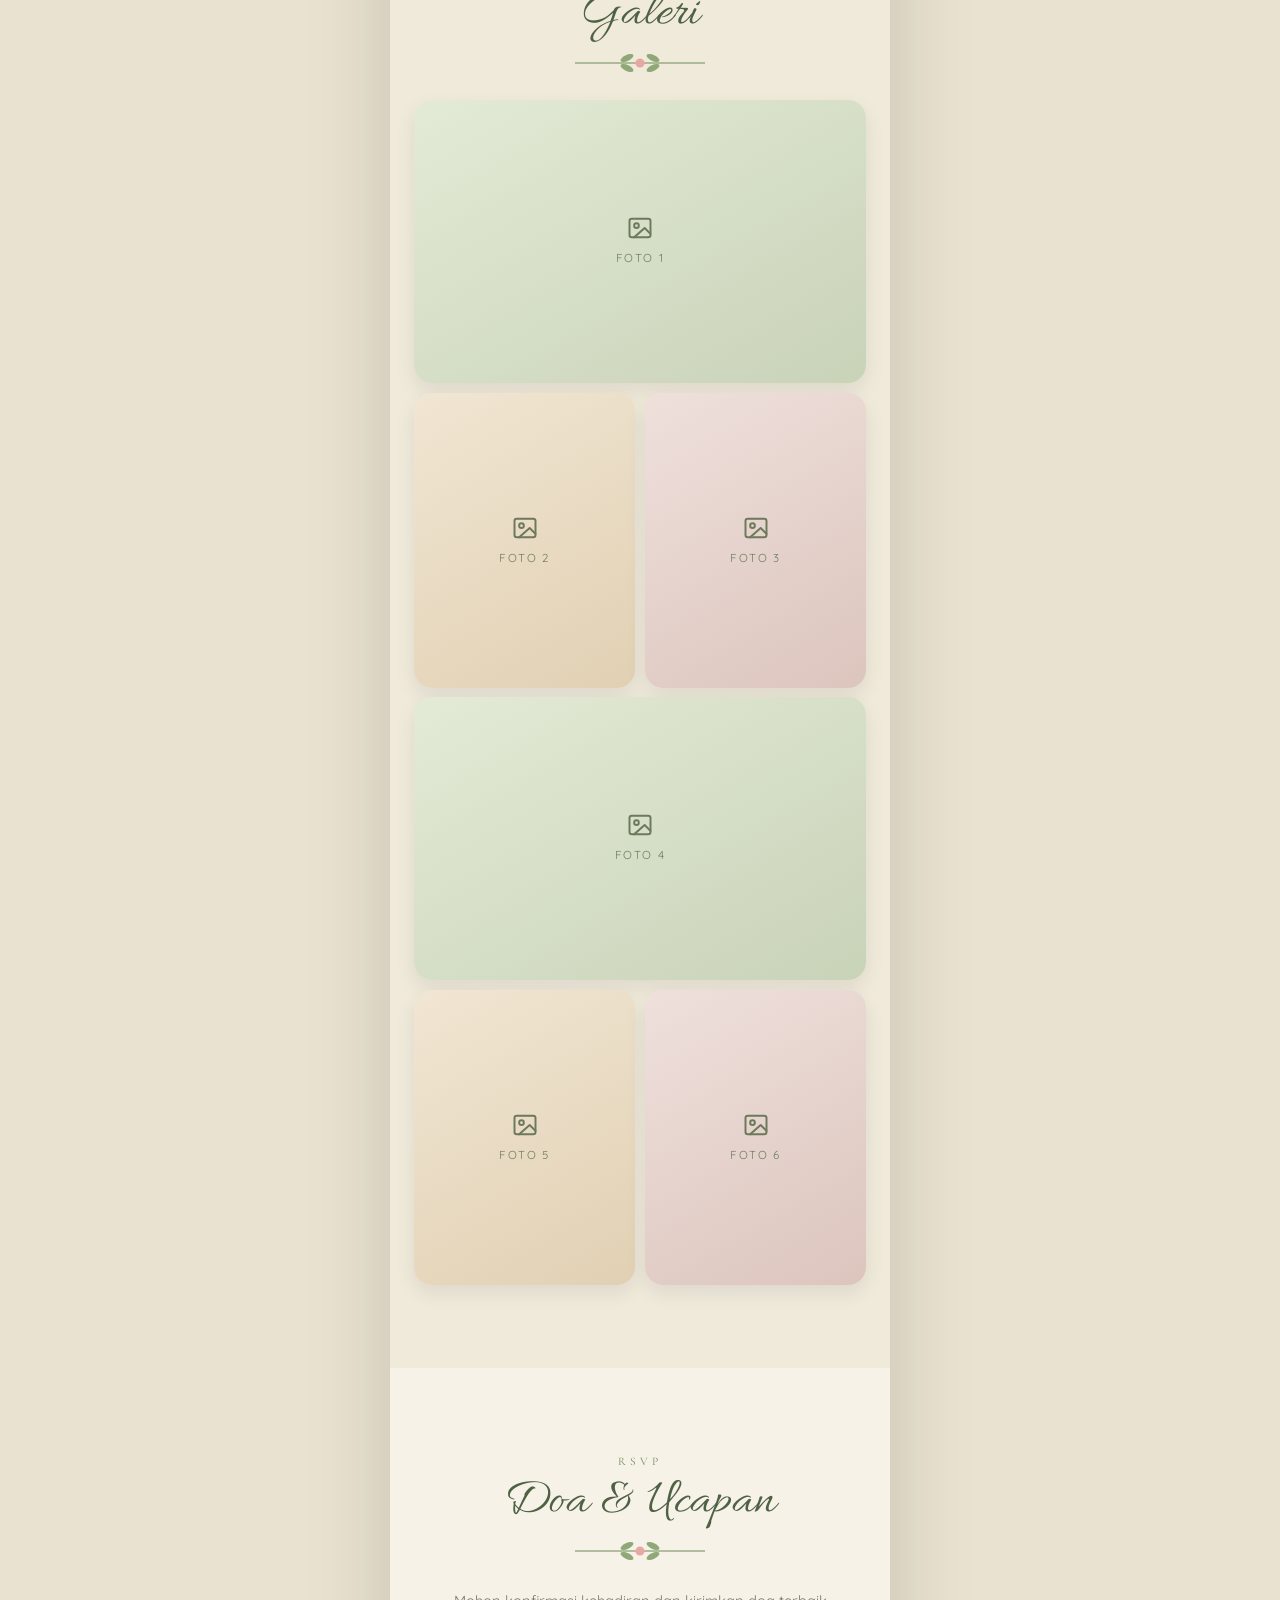
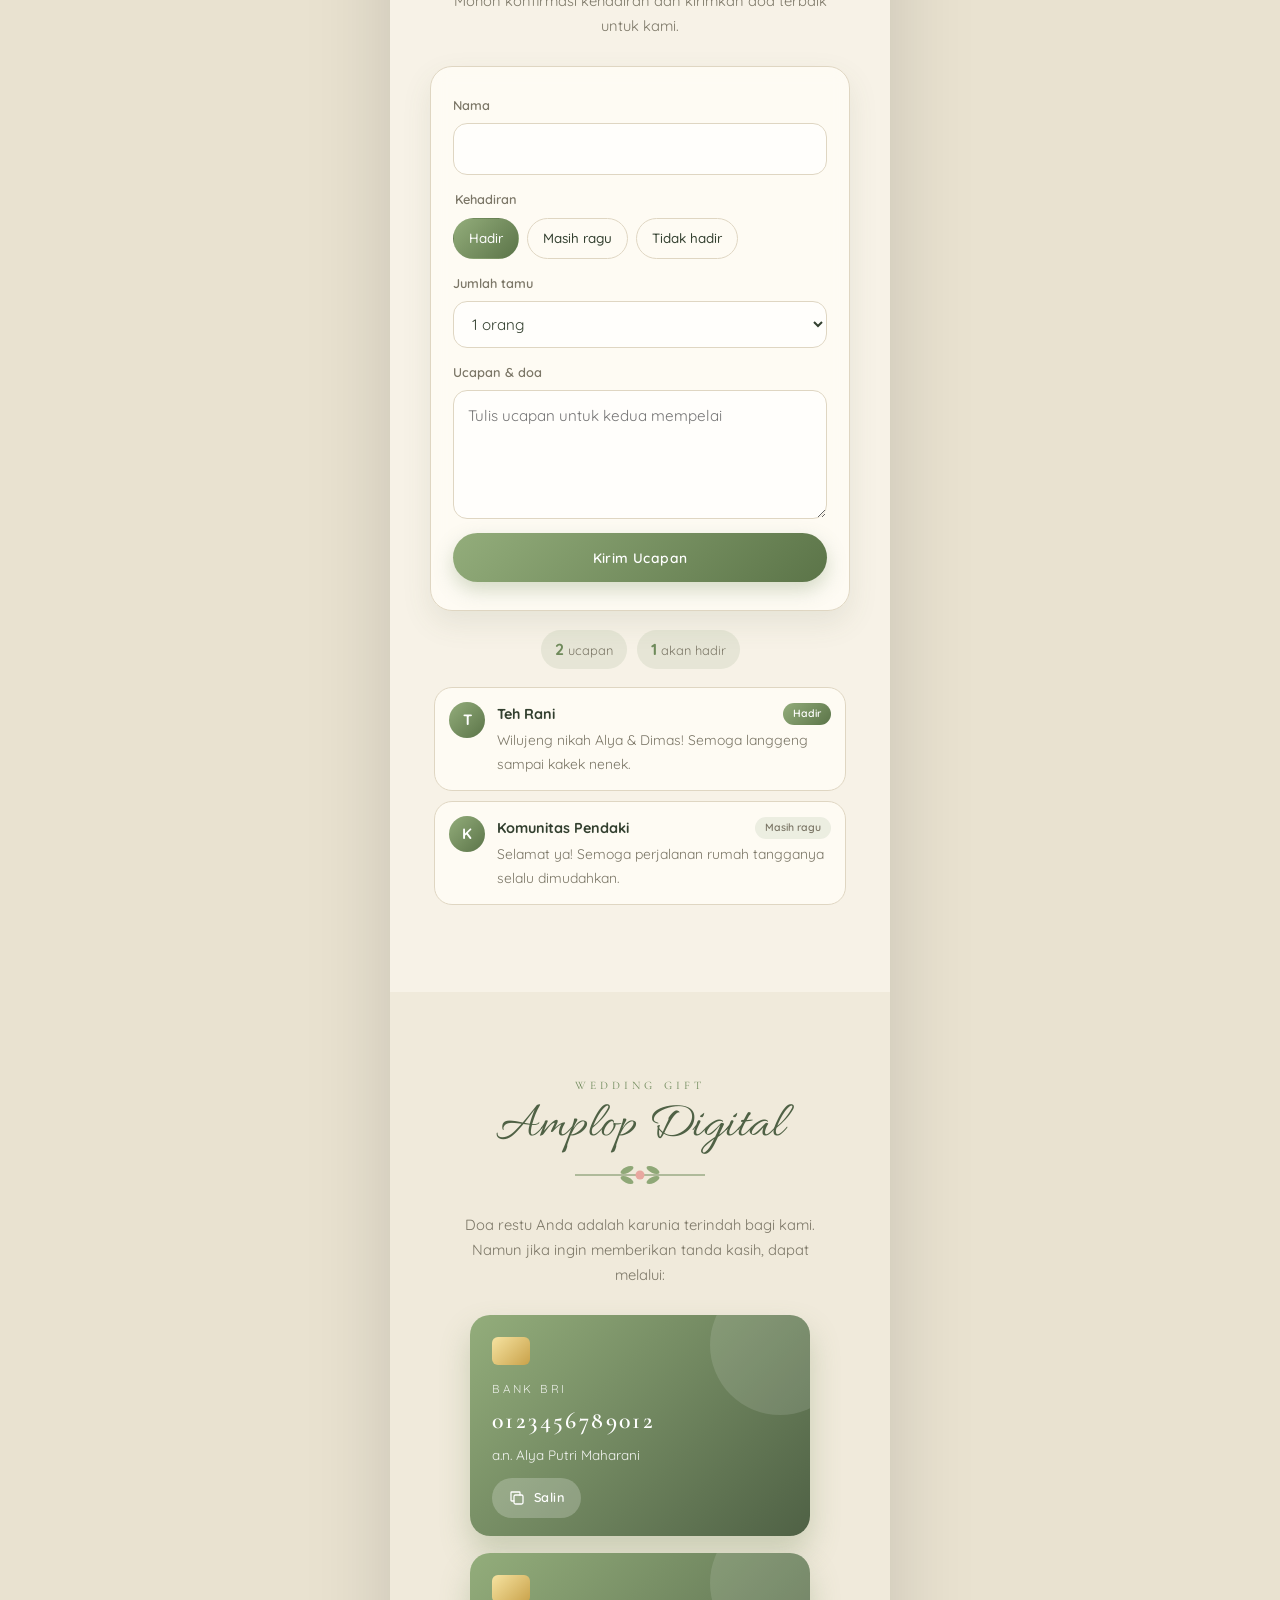
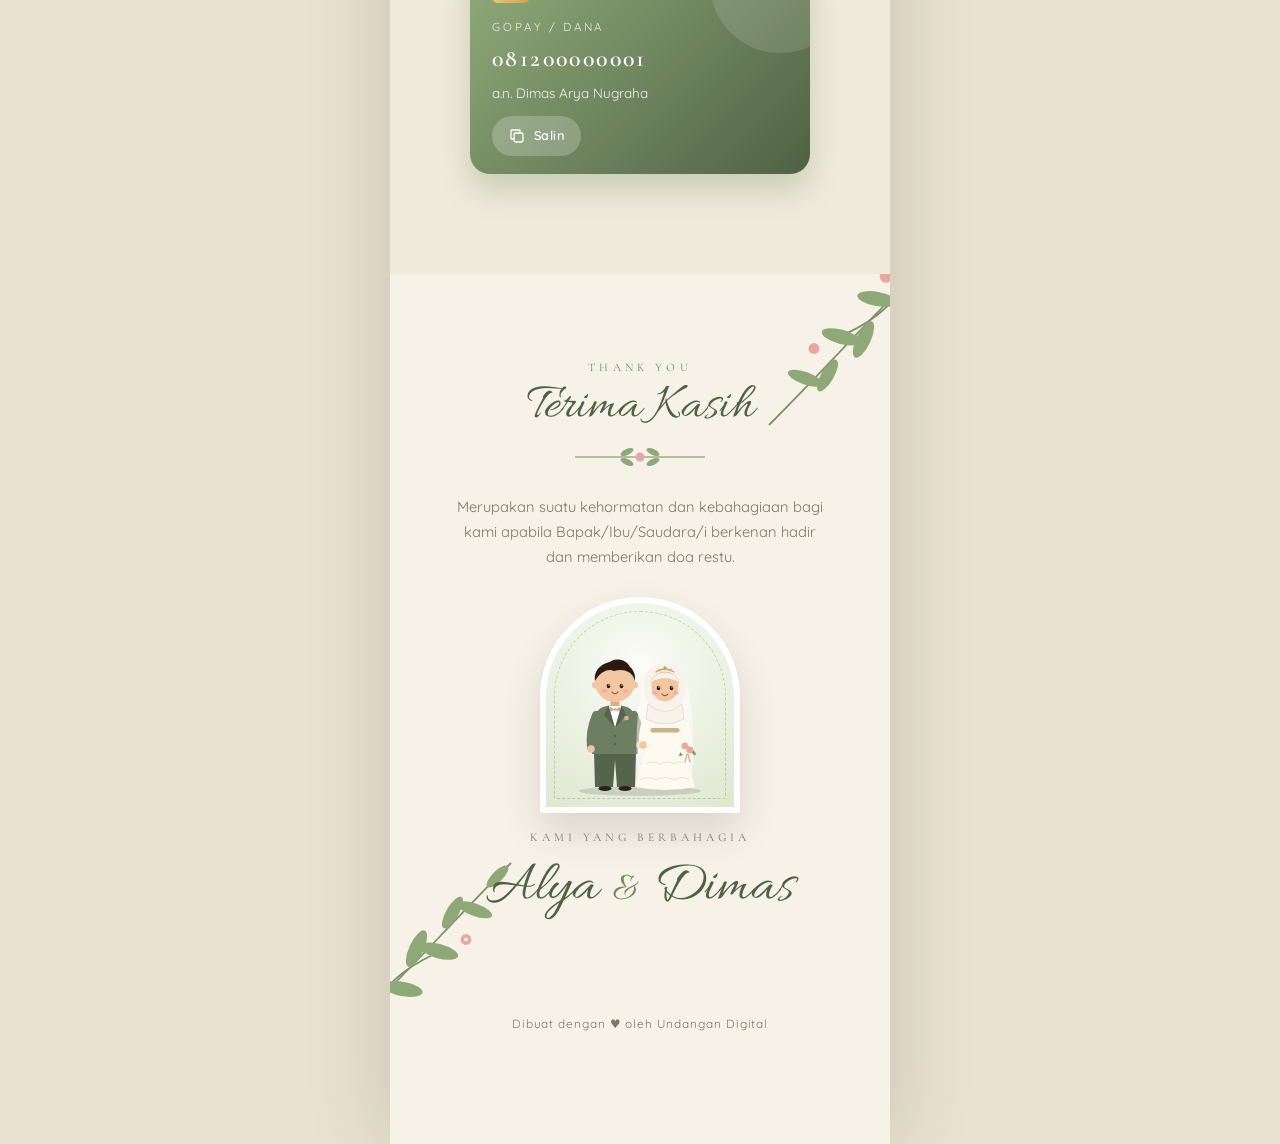
<file: templates/rustic-sage/index.html>
<!doctype html>
<html lang="id">
<head>
  <meta charset="utf-8">
  <meta name="viewport" content="width=device-width, initial-scale=1">
  <title>Undangan Pernikahan Alya &amp; Dimas</title>
  <meta name="description" content="Kami mengundang Anda untuk merayakan hari bahagia kami, Sabtu, 12 Juni 2027 di Bandung.">
  <meta property="og:title" content="The Wedding of Alya &amp; Dimas">
  <meta property="og:description" content="Sabtu, 12 Juni 2027 · Bandung">
  <meta property="og:type" content="website">
  <meta name="theme-color" content="#7d8f69">
  <meta name="robots" content="noindex">
  <link rel="preconnect" href="https://fonts.googleapis.com">
  <link rel="preconnect" href="https://fonts.gstatic.com" crossorigin>
  <link href="https://fonts.googleapis.com/css2?family=Allura&family=Cormorant+Garamond:ital,wght@0,500;0,600;1,500&family=Quicksand:wght@400;500;600;700&display=swap" rel="stylesheet">
  <link rel="stylesheet" href="../assets/base.css">
  <link rel="stylesheet" href="theme.css">
</head>
<body class="locked">
  <div id="app"></div>

  <!-- DATA UNDANGAN (contoh fiktif) — ubah bagian ini untuk setiap klien -->
  <script>
    window.INVITATION = {
      slug: 'alya-dimas',
      brand: 'Undangan Digital',
      timeZone: 'Asia/Jakarta',
      timeZoneLabel: 'WIB',
      groomFirst: false,

      theme: {
        illustration: 'modern',
        hijab: true,
        particles: 12
      },

      bride: {
        nickname: 'Alya',
        fullName: 'Alya Putri Maharani',
        childOrder: 'Putri bungsu',
        father: 'Bapak Asep Kurniawan',
        mother: 'Ibu Neneng Sumarni',
        instagram: 'alya.contoh',
        photo: ''
      },
      groom: {
        nickname: 'Dimas',
        fullName: 'Dimas Arya Nugraha',
        childOrder: 'Putra kedua',
        father: 'Bapak Agus Setiawan',
        mother: 'Ibu Rina Marlina',
        instagram: 'dimas.contoh',
        photo: ''
      },

      greeting: 'Dengan memohon rahmat dan ridho Allah SWT, kami bermaksud mengundang Bapak/Ibu/Saudara/i untuk hadir di acara pernikahan kami:',
      quote: {
        text: 'Maha suci Allah yang telah menciptakan pasangan-pasangan semuanya.',
        source: 'QS. Yasin : 36'
      },

      events: [
        {
          name: 'Akad Nikah',
          start: '2027-06-12T09:00:00+07:00',
          end: '2027-06-12T10:30:00+07:00',
          venue: 'Kediaman Mempelai Wanita',
          address: 'Jl. Dago Asri No. 5, Coblong, Kota Bandung'
        },
        {
          name: 'Garden Party',
          start: '2027-06-12T15:00:00+07:00',
          end: '2027-06-12T18:00:00+07:00',
          venue: 'Taman Kebun Contoh',
          address: 'Jl. Setiabudi No. 200, Sukasari, Kota Bandung',
          showMap: true
        }
      ],
      notes: 'Acara diadakan di area terbuka. Dress code: earth tone / sage green.',

      story: [
        { year: '2020', title: 'Teman Satu Komunitas', text: 'Berawal dari komunitas pendaki, kami sering berbagi jalur dan cerita.' },
        { year: '2023', title: 'Puncak Pertama Berdua', text: 'Di puncak gunung itulah Dimas mengutarakan isi hatinya.' },
        { year: '2026', title: 'Khitbah', text: 'Keluarga Dimas datang melamar dengan penuh kehangatan.' }
      ],

      galleryPlaceholders: 6,
      gallery: [],

      gifts: [
        { bank: 'Bank BRI', number: '0123456789012', holder: 'Alya Putri Maharani' },
        { bank: 'GoPay / DANA', number: '081200000001', holder: 'Dimas Arya Nugraha' }
      ],

      rsvpWhatsApp: '6281200000001',
      music: '',

      wishes: [
        { name: 'Teh Rani', attending: 'hadir', message: 'Wilujeng nikah Alya & Dimas! Semoga langgeng sampai kakek nenek.' },
        { name: 'Komunitas Pendaki', attending: 'ragu', message: 'Selamat ya! Semoga perjalanan rumah tangganya selalu dimudahkan.' }
      ]
    };
  </script>
  <script src="../assets/illustrations.js"></script>
  <script src="../assets/invitation.js"></script>
</body>
</html>
</file>
<file: templates/assets/base.css>
/*
 * Gaya dasar undangan. Warna, font, ornamen, dan warna busana ilustrasi
 * diatur oleh tema lewat CSS variable di theme.css masing-masing template.
 */
:root {
  /* Warna ilustrasi bawaan (dapat ditimpa tema) */
  --skin: #f3c9a4;
  --skin-shade: #e2aa82;
  --hair: #2a1a14;
  --eye: #2b1d16;
  --blush: #f59a9a;
  --mouth: #9a3d30;
  --shoe: #2a201c;
  --gold: #d4a84a;
  --heart: #e86a7f;
  --leaf: #7d9a6a;
  --bouquet-1: #f4a6b8;
  --bouquet-2: #ffffff;
  --suit: #2c3e50;
  --suit-dark: #1f2d3a;
  --shirt: #ffffff;
  --tie: #9b2c3b;
  --gown: #ffffff;
  --gown-shade: #e8dcdc;
  --sash: #e9c46a;
  --hijab: #f6eeee;
  --hijab-shade: #e2d3d3;
  --veil: rgba(255, 255, 255, .5);
  --blangkon: #4a2c1a;
  --beskap: #1f1a17;
  --kebaya: #5b0f1e;
  --kemben: #c99a3c;
  --belt: #7c1d1d;
  --jarik: #7a4a24;
  --jarik-2: #5c3417;
  --jarik-line: #f1d9a6;
  --melati: #fffdf5;
  --shadow: rgba(0, 0, 0, .12);

  --gn-fill: var(--gold);
  --gn-line: rgba(255, 255, 255, .85);
  --radius: 22px;
  --ease: cubic-bezier(.2, .8, .2, 1);
}

*, *::before, *::after { box-sizing: border-box; }
html { scroll-behavior: smooth; -webkit-text-size-adjust: 100%; }
body {
  margin: 0;
  background: var(--page-bg, var(--bg));
  color: var(--text);
  font-family: var(--font-body);
  font-size: 15px;
  line-height: 1.7;
  -webkit-font-smoothing: antialiased;
}
body.locked { overflow: hidden; height: 100vh; }
img { max-width: 100%; display: block; }
h1, h2, h3, p { margin: 0; }
.ic { width: 18px; height: 18px; fill: none; stroke: currentColor; stroke-width: 1.7; stroke-linecap: round; stroke-linejoin: round; flex: none; }

.script { font-family: var(--font-script); font-weight: 400; line-height: 1.1; }
.eyebrow { font-family: var(--font-display); font-size: .74rem; letter-spacing: .34em; text-transform: uppercase; color: var(--muted); margin-bottom: 10px; }

/* ================= Ilustrasi ================= */
.couple { display: block; width: 100%; height: auto; overflow: visible; }
.c-skin { fill: var(--skin); }
.c-skin-shade { fill: var(--skin-shade); }
.c-hair { fill: var(--hair); }
.c-eye { fill: var(--eye); }
.c-blush { fill: var(--blush); opacity: .55; }
.s-mouth { fill: none; stroke: var(--mouth); stroke-width: 2.2; stroke-linecap: round; }
.c-shoe { fill: var(--shoe); }
.c-gold { fill: var(--gold); }
.s-gold { fill: none; stroke: var(--gold); stroke-width: 2.6; stroke-linecap: round; stroke-linejoin: round; }
.s-gold-thin { stroke: var(--gold); stroke-width: 1.4; fill: none; stroke-linecap: round; }
.c-beskap.s-gold-thin { fill: var(--beskap); }
.c-heart { fill: var(--heart); }
.c-leaf { fill: var(--leaf); }
.c-bouquet-1 { fill: var(--bouquet-1); }
.c-bouquet-2 { fill: var(--bouquet-2); stroke: var(--gown-shade); stroke-width: .8; }
.c-suit { fill: var(--suit); }
.c-suit-dark { fill: var(--suit-dark); }
.c-shirt { fill: var(--shirt); }
.c-tie { fill: var(--tie); }
.c-gown { fill: var(--gown); }
.s-gown-shade { fill: none; stroke: var(--gown-shade); stroke-width: 1.6; }
.c-sash { fill: var(--sash); }
.c-hijab { fill: var(--hijab); }
.s-hijab { stroke: var(--hijab-shade); stroke-width: 1.2; }
.c-veil { fill: var(--veil); }
.c-blangkon { fill: var(--blangkon); }
.c-beskap { fill: var(--beskap); }
.c-kebaya { fill: var(--kebaya); }
.c-kemben { fill: var(--kemben); }
.c-belt { fill: var(--belt); }
.c-jarik { fill: var(--jarik); }
.c-jarik-2 { fill: var(--jarik-2); }
.c-jarik-dot { fill: var(--jarik-line); opacity: .8; }
.s-jarik-line { fill: none; stroke: var(--jarik-line); stroke-width: 1.6; opacity: .85; }
.s-fold { fill: none; stroke: var(--jarik-line); stroke-width: 1; opacity: .7; }
.c-melati { fill: var(--melati); }
.s-melati { stroke: rgba(0, 0, 0, .12); stroke-width: .6; }
.s-paes { stroke: var(--gold); stroke-width: 1.2; }
.s-ribbon { stroke: var(--sash); stroke-width: 2.4; stroke-linecap: round; }
.c-shadow { fill: var(--shadow); }

.s-arm { fill: none; stroke-width: 16; stroke-linecap: round; }
.s-beskap { stroke: var(--beskap); }
.s-kebaya { stroke: var(--kebaya); }
.s-suit { stroke: var(--suit); }
.s-gown-sleeve { stroke: var(--gown); }
.s-skin-arm { stroke: var(--skin); stroke-width: 11; }

/* Animasi karakter: bergoyang, berkedip, mentul bergetar, melati berayun, hati melayang */
.fig, .eyes, .mentul .m, .roncean, .crown, .bouquet, .hearts path { transform-box: fill-box; }
.fig { transform-origin: 50% 100%; animation: bob 3.6s ease-in-out infinite; }
.fig-bride { animation-delay: -1.8s; }
.eyes { transform-origin: center; animation: blink 5s infinite; }
.fig-bride .eyes { animation-delay: -2.2s; }
.mentul .m { transform-origin: 50% 100%; animation: mentul 1.6s ease-in-out infinite alternate; }
.mentul .m1, .mentul .m3 { animation-delay: -.8s; }
.mentul .m2 { animation-duration: 1.3s; }
.roncean { transform-origin: 50% 0; animation: sway 3.2s ease-in-out infinite alternate; }
.bouquet { transform-origin: 30% 30%; animation: sway 2.8s ease-in-out infinite alternate; }
.hearts path { transform-origin: center; opacity: 0; animation: heart 4.5s ease-in infinite; }
.hearts .h2 { animation-delay: 1.5s; }
.hearts .h3 { animation-delay: 3s; }

@keyframes bob { 0%, 100% { transform: translateY(0) rotate(0); } 50% { transform: translateY(-4px) rotate(.6deg); } }
@keyframes blink { 0%, 93%, 100% { transform: scaleY(1); } 95% { transform: scaleY(.1); } }
@keyframes mentul { from { transform: rotate(-6deg); } to { transform: rotate(6deg); } }
@keyframes sway { from { transform: rotate(-3deg); } to { transform: rotate(3deg); } }
@keyframes heart {
  0% { opacity: 0; translate: 0 0; scale: .6; }
  15% { opacity: 1; }
  100% { opacity: 0; translate: 0 -120px; scale: 1.3; }
}

/* Gunungan wayang */
.gunungan { display: block; width: 100%; height: 100%; overflow: visible; filter: drop-shadow(0 4px 10px rgba(0, 0, 0, .18)); transform-origin: 50% 100%; animation: gunungan 6s ease-in-out infinite; }
.g-fill { fill: var(--gn-fill); }
.g-line { fill: none; stroke: var(--gn-line); stroke-width: 1.6; stroke-linecap: round; }
.g-leaf { fill: var(--gn-line); opacity: .75; }
.g-dot { fill: var(--gn-line); }
.g-gate { fill: var(--gn-line); opacity: .35; }
@keyframes gunungan { 0%, 100% { transform: rotate(-2deg); } 50% { transform: rotate(2deg) scale(1.02); } }

.top-ornament { width: 64px; height: 92px; margin: 0 auto 8px; }
.top-ornament-theme { background: var(--top-ornament, none) center / contain no-repeat; height: var(--top-ornament-h, 0); width: 180px; animation: floaty 5s ease-in-out infinite; }
@keyframes floaty { 0%, 100% { transform: translateY(0); } 50% { transform: translateY(-6px); } }

/* ================= Sampul berpintu ================= */
.cover {
  position: fixed;
  inset: 0;
  z-index: 50;
  display: flex;
  align-items: center;
  justify-content: center;
  text-align: center;
  padding: 24px 24px 32px;
  color: var(--cover-text, var(--text));
  perspective: 1600px;
  overflow: hidden;
  overflow: clip;
}
.cover[hidden] { display: none; }
.door {
  position: absolute;
  top: 0;
  bottom: 0;
  width: 50.5%;
  background: var(--door-bg, var(--bg));
  transition: transform 1.5s cubic-bezier(.6, 0, .2, 1) .35s, opacity 1.5s ease .35s;
  backface-visibility: hidden;
}
.door-l { left: 0; transform-origin: 0 50%; box-shadow: inset -12px 0 24px -12px rgba(0, 0, 0, .25); }
.door-r { right: 0; transform-origin: 100% 50%; box-shadow: inset 12px 0 24px -12px rgba(0, 0, 0, .25); }
.door-r { background: var(--door-bg-r, var(--door-bg, var(--bg))); }
.cover.is-open .door-l { transform: var(--door-open-l, rotateY(100deg)); }
.cover.is-open .door-r { transform: var(--door-open-r, rotateY(-100deg)); }
.cover.is-open .door { opacity: 0; }

.cover-inner { position: relative; z-index: 2; width: 100%; max-width: 400px; transition: opacity .5s ease, transform .6s var(--ease); }
.cover.is-open .cover-inner { opacity: 0; transform: scale(.92) translateY(-10px); }
.cover-inner > * { animation: coverIn 1s var(--ease) both; }
.cover-inner > :nth-child(2) { animation-delay: .15s; }
.cover-inner > :nth-child(3) { animation-delay: .3s; }
.cover-inner > :nth-child(4) { animation-delay: .45s; }
.cover-inner > :nth-child(5) { animation-delay: .6s; }
.cover-inner > :nth-child(6) { animation-delay: .75s; }
.cover-inner > :nth-child(7) { animation-delay: .9s; }
@keyframes coverIn { from { opacity: 0; transform: translateY(18px); } to { opacity: 1; transform: none; } }

.cover-ornament { width: 52px; height: 74px; }
.cover-art { width: min(220px, 26vh); margin: 0 auto -4px; }
.cover-names { font-size: clamp(2.6rem, 11vw, 3.4rem); color: var(--title, var(--text)); display: flex; justify-content: center; align-items: baseline; gap: .25em; flex-wrap: wrap; }
.cover-names .amp, .hero-names .amp, .closing-names .amp { color: var(--accent); font-size: .7em; }
.cover-date { font-family: var(--font-display); letter-spacing: .32em; font-size: .9rem; margin: 6px 0 18px; }
.guest-box {
  background: var(--glass, rgba(255, 255, 255, .55));
  border: 1px solid var(--border);
  border-radius: 18px;
  padding: 12px 16px;
  margin: 0 auto 18px;
  max-width: 320px;
  backdrop-filter: blur(8px);
  -webkit-backdrop-filter: blur(8px);
}
.guest-label { font-size: .76rem; color: var(--muted); }
.guest-name { font-family: var(--font-display); font-size: 1.3rem; font-weight: 600; line-height: 1.3; margin-top: 2px; overflow-wrap: anywhere; color: var(--title, var(--text)); }
.btn-open { animation: coverIn 1s var(--ease) .9s both, pulse 2.4s ease-in-out 2s infinite; }
@keyframes pulse { 0%, 100% { box-shadow: 0 0 0 0 var(--accent-glow, rgba(0, 0, 0, .15)); } 50% { box-shadow: 0 0 0 10px transparent; } }

/* ================= Tata letak ================= */
.wrap {
  max-width: 500px;
  margin: 0 auto;
  background: var(--bg);
  min-height: 100vh;
  position: relative;
  overflow: hidden;
  overflow: clip; /* ornamen tidak membuat kolom bisa tergeser saat input difokuskan */
  box-shadow: 0 0 80px rgba(0, 0, 0, .15);
  padding-bottom: 80px;
}
.section { padding: 84px 24px; text-align: center; position: relative; }
.lead { max-width: 380px; margin: 0 auto 28px; color: var(--muted); font-size: .92rem; }

.heading { margin-bottom: 26px; }
.heading-sub { font-family: var(--font-display); font-size: .72rem; letter-spacing: .36em; text-transform: uppercase; color: var(--accent); }
.heading-title { font-size: clamp(2.6rem, 12vw, 3.2rem); color: var(--title, var(--text)); margin-top: 2px; }
.divider { width: 150px; height: 22px; margin: 10px auto 0; background: var(--ornament) center / contain no-repeat; }

/* ================= Hero ================= */
.hero { min-height: 100vh; min-height: 100svh; padding-top: 48px; display: flex; flex-direction: column; align-items: center; justify-content: center; }
.hero-glow { position: absolute; inset: 0; background: var(--hero-bg, none); pointer-events: none; }
.hero > * { position: relative; }
.hero-ornament { width: 58px; height: 84px; }
.arch {
  width: min(280px, 74vw);
  margin: 6px auto 4px;
  padding: 26px 14px 8px;
  border-radius: 999px 999px 28px 28px;
  background: var(--arch-bg, var(--surface));
  border: var(--arch-border, 1px solid var(--border));
  box-shadow: var(--arch-shadow, 0 18px 40px rgba(0, 0, 0, .12));
  position: relative;
}
.arch::before { content: ''; position: absolute; inset: 8px; border-radius: inherit; border: 1px dashed var(--arch-dash, var(--border)); pointer-events: none; }
.arch-sm { width: min(200px, 56vw); margin-bottom: 14px; }
.hero-names { font-size: clamp(3rem, 14vw, 4rem); color: var(--title, var(--text)); display: flex; flex-direction: column; align-items: center; line-height: 1; margin-top: 10px; }
.hero-date { font-family: var(--font-display); font-size: 1rem; margin: 10px 0 18px; letter-spacing: .06em; }
.countdown { display: grid; grid-template-columns: repeat(4, 1fr); gap: 8px; width: 100%; max-width: 330px; margin: 0 auto 20px; }
.cd-box { background: var(--glass, var(--surface)); border: 1px solid var(--border); border-radius: 16px; padding: 10px 2px; backdrop-filter: blur(6px); -webkit-backdrop-filter: blur(6px); }
.cd-num { display: block; font-family: var(--font-display); font-size: 1.6rem; font-weight: 600; line-height: 1.1; color: var(--accent); font-variant-numeric: tabular-nums; }
.cd-label { font-size: .64rem; letter-spacing: .14em; text-transform: uppercase; color: var(--muted); }
.cd-done { grid-column: 1 / -1; color: var(--muted); font-style: italic; }
.scroll-hint { margin-top: 26px; width: 22px; height: 36px; border: 1.5px solid var(--muted); border-radius: 999px; display: flex; justify-content: center; padding-top: 6px; opacity: .7; }
.scroll-hint span { width: 3px; height: 7px; border-radius: 3px; background: var(--muted); animation: scrollHint 1.8s ease-in-out infinite; }
@keyframes scrollHint { 0% { transform: translateY(0); opacity: 1; } 100% { transform: translateY(12px); opacity: 0; } }

/* ================= Kutipan ================= */
.quote { padding-top: 40px; padding-bottom: 40px; }
.quote-card { position: relative; max-width: 400px; margin: 0 auto; padding: 36px 24px 26px; border-radius: var(--radius); background: var(--quote-bg, var(--surface)); color: var(--quote-text, var(--text)); box-shadow: var(--card-shadow, none); }
.quote-mark { position: absolute; top: -18px; left: 50%; transform: translateX(-50%); width: 48px; height: 48px; border-radius: 50%; background: var(--accent); color: var(--accent-contrast); font-size: 3rem; line-height: 1.25; }
.quote-text { font-family: var(--font-display); font-size: 1.05rem; font-style: italic; line-height: 1.8; }
.quote-translation { font-size: .85rem; opacity: .8; margin-top: 10px; }
.quote-card cite { display: block; margin-top: 14px; font-style: normal; font-size: .72rem; letter-spacing: .24em; text-transform: uppercase; color: var(--quote-cite, var(--accent)); }

/* ================= Mempelai ================= */
.person { margin: 0 auto; max-width: 320px; }
.frame {
  width: 190px;
  height: 230px;
  margin: 0 auto 16px;
  border-radius: 999px 999px 24px 24px;
  overflow: hidden;
  background: var(--frame-bg, var(--surface));
  border: 6px solid var(--frame-border, #fff);
  box-shadow: 0 14px 30px rgba(0, 0, 0, .12);
}
.frame img { width: 100%; height: 100%; object-fit: cover; }
.frame-art { display: flex; align-items: flex-end; justify-content: center; padding-top: 16px; }
.frame-art .portrait { width: 100%; height: 100%; }
.person-nick { font-size: 2.6rem; color: var(--title, var(--text)); }
.person-name { font-family: var(--font-display); font-size: 1.05rem; font-weight: 600; margin: 2px 0 8px; }
.person-parents { font-size: .88rem; color: var(--muted); }
.chip-link { display: inline-block; margin-top: 12px; font-size: .8rem; color: var(--accent); text-decoration: none; padding: 5px 14px; border-radius: 999px; background: var(--chip-bg, rgba(0, 0, 0, .05)); }
.couple-amp { font-size: 4rem; color: var(--accent); margin: 26px 0; }

/* ================= Kisah ================= */
.timeline { list-style: none; padding: 0; margin: 0 auto; max-width: 400px; text-align: left; position: relative; }
.timeline::before { content: ''; position: absolute; left: 13px; top: 6px; bottom: 6px; width: 2px; background: linear-gradient(var(--accent), transparent); }
.timeline li { position: relative; padding: 0 0 22px 44px; }
.timeline li::before { content: '♥'; position: absolute; left: 0; top: 2px; width: 28px; height: 28px; border-radius: 50%; display: grid; place-items: center; font-size: .8rem; background: var(--accent); color: var(--accent-contrast); }
.tl-year { display: inline-block; font-size: .7rem; letter-spacing: .18em; padding: 2px 10px; border-radius: 999px; background: var(--chip-bg, rgba(0, 0, 0, .05)); color: var(--accent); }
.timeline h3 { font-family: var(--font-display); font-size: 1.2rem; font-weight: 600; margin: 6px 0 4px; }
.timeline p { color: var(--muted); font-size: .9rem; }

/* ================= Kartu & tombol ================= */
.card {
  background: var(--glass, var(--surface));
  border: 1px solid var(--border);
  border-radius: var(--radius);
  padding: 28px 22px;
  margin: 0 auto 18px;
  max-width: 420px;
  box-shadow: var(--card-shadow, 0 10px 30px rgba(0, 0, 0, .06));
  backdrop-filter: blur(8px);
  -webkit-backdrop-filter: blur(8px);
}

.btn {
  display: inline-flex;
  align-items: center;
  justify-content: center;
  gap: 8px;
  padding: 13px 24px;
  border-radius: 999px;
  border: 0;
  font: inherit;
  font-size: .86rem;
  font-weight: 600;
  letter-spacing: .03em;
  text-decoration: none;
  cursor: pointer;
  transition: transform .25s var(--ease), box-shadow .25s ease, filter .25s ease;
}
.btn:hover { transform: translateY(-2px); filter: brightness(1.05); }
.btn:active { transform: scale(.97); }
.btn:focus-visible, input:focus-visible, select:focus-visible, textarea:focus-visible, .bottom-nav a:focus-visible { outline: 2px solid var(--accent); outline-offset: 2px; }
.btn-primary { background: var(--btn-bg, var(--accent)); color: var(--accent-contrast); box-shadow: 0 8px 20px var(--accent-glow, rgba(0, 0, 0, .15)); }
.btn-soft { background: var(--chip-bg, rgba(0, 0, 0, .06)); color: var(--accent); }
.btn-sm { padding: 9px 16px; font-size: .8rem; }

/* ================= Acara ================= */
.event-card { position: relative; overflow: hidden; }
.event-card::before { content: ''; position: absolute; inset: 0 0 auto; height: 5px; background: var(--btn-bg, var(--accent)); }
.event-name { font-size: 2.3rem; color: var(--title, var(--text)); margin-bottom: 12px; }
.date-badge { display: flex; align-items: center; justify-content: center; gap: 14px; margin-bottom: 12px; }
.db-day { font-family: var(--font-display); font-size: 2.8rem; font-weight: 600; line-height: 1; color: var(--accent); padding: 0 14px; border-left: 1px solid var(--border); border-right: 1px solid var(--border); }
.db-side { font-size: .78rem; letter-spacing: .1em; text-transform: uppercase; color: var(--muted); line-height: 1.4; min-width: 64px; }
.event-meta { display: flex; align-items: center; justify-content: center; gap: 8px; font-size: .9rem; }
.event-meta .ic { color: var(--accent); }
.event-venue { font-weight: 700; margin-top: 12px; }
.event-address { font-size: .86rem; color: var(--muted); margin-bottom: 18px; }
.event-actions { display: flex; flex-wrap: wrap; gap: 8px; justify-content: center; }
.map-frame { max-width: 420px; margin: 4px auto 0; border-radius: var(--radius); overflow: hidden; border: 4px solid var(--frame-border, #fff); box-shadow: var(--card-shadow, 0 10px 30px rgba(0, 0, 0, .08)); background: var(--surface); }
.map-frame iframe { display: block; width: 100%; height: 230px; border: 0; }
.notes { max-width: 380px; margin: 22px auto 0; font-size: .84rem; color: var(--muted); padding: 12px 16px; border-radius: 14px; background: var(--chip-bg, rgba(0, 0, 0, .04)); }

/* ================= Galeri ================= */
.g-grid { display: grid; grid-template-columns: 1fr 1fr; gap: 10px; }
.g-tile { margin: 0; aspect-ratio: 3 / 4; border-radius: 18px; overflow: hidden; box-shadow: 0 8px 20px rgba(0, 0, 0, .08); }
.g-tile:nth-child(3n + 1) { grid-column: span 2; aspect-ratio: 16 / 10; }
.g-tile img { width: 100%; height: 100%; object-fit: cover; transition: transform .6s var(--ease); }
.g-tile:hover img { transform: scale(1.06); }
.g-placeholder { display: flex; flex-direction: column; align-items: center; justify-content: center; gap: 6px; background: var(--tile-bg); color: var(--tile-text, var(--muted)); font-size: .72rem; letter-spacing: .14em; text-transform: uppercase; }
.g-placeholder:nth-child(3n + 2) { background: var(--tile-bg-2, var(--tile-bg)); }
.g-placeholder:nth-child(3n) { background: var(--tile-bg-3, var(--tile-bg)); }
.g-placeholder .ic { width: 28px; height: 28px; }

/* ================= RSVP ================= */
.rsvp-form { text-align: left; display: grid; gap: 14px; }
.rsvp-form label, .rsvp-form legend { font-size: .8rem; font-weight: 600; color: var(--muted); }
.rsvp-form input:not([type=radio]), .rsvp-form select, .rsvp-form textarea {
  display: block;
  width: 100%;
  margin-top: 6px;
  padding: 12px 14px;
  font: inherit;
  font-size: .95rem;
  font-weight: 400;
  color: var(--text);
  background: var(--input-bg, rgba(255, 255, 255, .7));
  border: 1px solid var(--border);
  border-radius: 14px;
}
.rsvp-form option { color: #222; background: #fff; }
.rsvp-form textarea { resize: vertical; }
.attend { border: 0; padding: 0; margin: 0; display: flex; flex-wrap: wrap; gap: 8px; }
.attend legend { margin-bottom: 8px; }
.chip { position: relative; }
.chip input { position: absolute; opacity: 0; inset: 0; }
.chip span { display: inline-block; padding: 8px 15px; border: 1px solid var(--border); border-radius: 999px; font-size: .84rem; font-weight: 500; color: var(--text); cursor: pointer; transition: all .2s ease; }
.chip input:checked + span { background: var(--btn-bg, var(--accent)); border-color: transparent; color: var(--accent-contrast); }
.chip input:focus-visible + span { outline: 2px solid var(--accent); outline-offset: 2px; }
.rsvp-form .btn { width: 100%; }
.rsvp-thanks { text-align: center; font-size: .9rem; display: grid; gap: 10px; justify-items: center; animation: coverIn .6s var(--ease); }
.rsvp-thanks[hidden], .count-field[hidden] { display: none; }

.wish-stats { display: flex; justify-content: center; gap: 10px; margin: 6px 0 14px; }
.wish-stats span { font-size: .8rem; color: var(--muted); padding: 6px 14px; border-radius: 999px; background: var(--chip-bg, rgba(0, 0, 0, .05)); }
.wish-stats b { color: var(--accent); font-size: 1rem; }
.wish-list { list-style: none; padding: 4px; margin: 0 auto; max-width: 420px; max-height: 440px; overflow-y: auto; text-align: left; display: grid; gap: 10px; }
.wish { display: flex; gap: 12px; background: var(--glass, var(--surface)); border: 1px solid var(--border); border-radius: 18px; padding: 14px; }
.wish-avatar { flex: none; width: 36px; height: 36px; border-radius: 50%; display: grid; place-items: center; font-weight: 700; background: var(--btn-bg, var(--accent)); color: var(--accent-contrast); }
.wish-body { min-width: 0; flex: 1; }
.wish-head { display: flex; align-items: center; justify-content: space-between; gap: 8px; }
.wish-name { font-weight: 700; font-size: .9rem; }
.wish p { font-size: .87rem; color: var(--muted); white-space: pre-line; overflow-wrap: anywhere; margin-top: 2px; }
.badge { font-size: .66rem; font-weight: 600; padding: 2px 10px; border-radius: 999px; background: var(--chip-bg, rgba(0, 0, 0, .06)); color: var(--muted); white-space: nowrap; }
.badge-hadir { background: var(--btn-bg, var(--accent)); color: var(--accent-contrast); }

/* ================= Hadiah ================= */
.gift-card {
  position: relative;
  max-width: 340px;
  margin: 0 auto 16px;
  padding: 22px 22px 18px;
  border-radius: 20px;
  text-align: left;
  color: var(--gift-text, #fff);
  background: var(--gift-bg, linear-gradient(135deg, var(--accent), var(--title)));
  box-shadow: 0 16px 30px var(--accent-glow, rgba(0, 0, 0, .18));
  overflow: hidden;
}
.gift-card::after { content: ''; position: absolute; right: -40px; top: -40px; width: 140px; height: 140px; border-radius: 50%; background: rgba(255, 255, 255, .12); }
.gift-chip { width: 38px; height: 28px; border-radius: 6px; background: linear-gradient(135deg, #f6e3a1, #c9a24a); margin-bottom: 14px; }
.gift-bank { font-size: .72rem; letter-spacing: .24em; text-transform: uppercase; opacity: .85; }
.gift-number { font-family: var(--font-display); font-size: 1.5rem; font-weight: 600; letter-spacing: .1em; margin: 2px 0; }
.gift-holder { font-size: .85rem; opacity: .9; margin-bottom: 12px; }
.gift-card .btn-soft { background: rgba(255, 255, 255, .22); color: inherit; }
.gift-address p { color: var(--muted); font-size: .9rem; margin: 6px 0 14px; }
.gift-address .gift-bank { color: var(--accent); }

/* ================= Penutup ================= */
.closing-names { font-size: clamp(2.8rem, 13vw, 3.6rem); color: var(--title, var(--text)); display: flex; justify-content: center; align-items: baseline; gap: .25em; flex-wrap: wrap; }
.site-footer { text-align: center; font-size: .74rem; color: var(--muted); padding: 10px 16px 30px; letter-spacing: .08em; }

/* ================= Elemen melayang ================= */
.particles { position: fixed; inset: 0; pointer-events: none; z-index: 60; overflow: hidden; }
.particle { position: absolute; top: -30px; background: var(--particle) center / contain no-repeat; animation-name: fall; animation-timing-function: linear; animation-iteration-count: infinite; }
@keyframes fall {
  0% { transform: translate3d(0, -5vh, 0) rotate(0deg); }
  50% { transform: translate3d(var(--drift), 50vh, 0) rotate(180deg); }
  100% { transform: translate3d(calc(var(--drift) * -1), 108vh, 0) rotate(360deg); }
}

.bottom-nav {
  position: fixed;
  left: 50%;
  bottom: 12px;
  transform: translateX(-50%);
  z-index: 40;
  display: flex;
  gap: 2px;
  padding: 6px;
  width: calc(100% - 28px);
  max-width: 440px;
  justify-content: space-between;
  background: var(--nav-bg, rgba(255, 255, 255, .8));
  border: 1px solid var(--border);
  border-radius: 999px;
  backdrop-filter: blur(14px);
  -webkit-backdrop-filter: blur(14px);
  box-shadow: 0 10px 30px rgba(0, 0, 0, .15);
  animation: navIn .8s var(--ease) both;
}
@keyframes navIn { from { opacity: 0; transform: translate(-50%, 30px); } to { opacity: 1; transform: translate(-50%, 0); } }
.bottom-nav[hidden] { display: none; }
.bottom-nav a { flex: 1; display: flex; flex-direction: column; align-items: center; gap: 1px; padding: 6px 2px; border-radius: 999px; color: var(--muted); text-decoration: none; font-size: .58rem; font-weight: 600; transition: background .3s ease, color .3s ease; }
.bottom-nav a.active { background: var(--btn-bg, var(--accent)); color: var(--accent-contrast); }

.music-btn {
  position: fixed;
  right: 16px;
  bottom: 86px;
  z-index: 41;
  width: 46px;
  height: 46px;
  display: grid;
  place-items: center;
  border-radius: 50%;
  border: 0;
  background: var(--btn-bg, var(--accent));
  color: var(--accent-contrast);
  cursor: pointer;
  box-shadow: 0 8px 20px var(--accent-glow, rgba(0, 0, 0, .2));
}
.music-btn[hidden] { display: none; }
.music-btn.playing .ic { animation: spin 4s linear infinite; }
@keyframes spin { to { transform: rotate(360deg); } }

.toast {
  position: fixed;
  left: 50%;
  bottom: 96px;
  z-index: 70;
  transform: translate(-50%, 20px);
  opacity: 0;
  pointer-events: none;
  background: var(--text);
  color: var(--bg);
  padding: 10px 18px;
  border-radius: 999px;
  font-size: .85rem;
  transition: opacity .25s ease, transform .25s ease;
}
.toast.show { opacity: 1; transform: translate(-50%, 0); }

/* ================= Animasi scroll ================= */
[data-anim] { opacity: 0; transition: opacity .9s var(--ease), transform .9s var(--ease), filter .9s var(--ease); will-change: opacity, transform; }
[data-anim="up"] { transform: translateY(36px); }
[data-anim="zoom"] { transform: scale(.82); }
[data-anim="left"] { transform: translateX(-48px); }
[data-anim="right"] { transform: translateX(48px); }
[data-anim="blur"] { filter: blur(12px); transform: scale(1.06); }
[data-anim="grow"] { transform: scaleX(.2); }
[data-anim].is-visible { opacity: 1; transform: none; filter: none; }

@media (prefers-reduced-motion: reduce) {
  html { scroll-behavior: auto; }
  *, *::before, *::after { animation: none !important; }
  [data-anim] { opacity: 1; transform: none; filter: none; transition: none; }
  .door, .cover-inner { transition: opacity .3s ease; }
  .cover.is-open .door-l, .cover.is-open .door-r { transform: none; }
  .hearts path { opacity: 0; }
}
</file>
<file: templates/adat-jawa/theme.css>
/* Tema: Adat Jawa — sogan, emas, dan merah marun; pintu gebyok, batik kawung & parang, gunungan, melati */
:root {
  --page-bg: #2b170c;
  --bg: #f8f0e1;
  --surface: #fffaf0;
  --glass: rgba(255, 250, 240, .78);
  --text: #3b2416;
  --title: #6b2c16;
  --muted: #8a6a50;
  --accent: #9a5b22;
  --accent-contrast: #fff8ea;
  --accent-glow: rgba(154, 91, 34, .35);
  --btn-bg: linear-gradient(135deg, #b8862f, #7a3b16);
  --chip-bg: rgba(154, 91, 34, .1);
  --border: #e6d2ad;
  --nav-bg: rgba(255, 248, 234, .88);
  --frame-border: #f3dcae;
  --frame-bg: radial-gradient(circle at 50% 35%, #fff8ea, #efd9b4);
  --card-shadow: 0 12px 30px rgba(107, 44, 22, .1);

  --font-display: 'Cinzel', Georgia, serif;
  --font-script: 'Great Vibes', cursive;
  --font-body: 'Poppins', system-ui, sans-serif;

  /* Busana adat */
  --skin: #eebf98;
  --skin-shade: #dca57c;
  --gold: #d1a03a;
  --blangkon: #5a3418;
  --beskap: #1f1a17;
  --kebaya: #5b0f1e;
  --kemben: #c99a3c;
  --belt: #7c1d1d;
  --jarik: #8a5a2b;
  --jarik-2: #6b4220;
  --jarik-line: #f3dcae;
  --heart: #c0392b;

  --gn-fill: #c8962e;
  --gn-line: #fff3d6;

  --kawung: url("data:image/svg+xml,%3Csvg xmlns='http://www.w3.org/2000/svg' viewBox='0 0 40 40'%3E%3Cg fill='%239a5b22' fill-opacity='.09'%3E%3Cellipse cx='20' cy='9' rx='6' ry='8.5'/%3E%3Cellipse cx='20' cy='31' rx='6' ry='8.5'/%3E%3Cellipse cx='9' cy='20' rx='8.5' ry='6'/%3E%3Cellipse cx='31' cy='20' rx='8.5' ry='6'/%3E%3C/g%3E%3Ccircle cx='20' cy='20' r='2' fill='%239a5b22' fill-opacity='.15'/%3E%3C/svg%3E");
  --kawung-gold: url("data:image/svg+xml,%3Csvg xmlns='http://www.w3.org/2000/svg' viewBox='0 0 40 40'%3E%3Cg fill='none' stroke='%23e2b453' stroke-opacity='.35' stroke-width='1.2'%3E%3Cellipse cx='20' cy='9' rx='6' ry='8.5'/%3E%3Cellipse cx='20' cy='31' rx='6' ry='8.5'/%3E%3Cellipse cx='9' cy='20' rx='8.5' ry='6'/%3E%3Cellipse cx='31' cy='20' rx='8.5' ry='6'/%3E%3C/g%3E%3Ccircle cx='20' cy='20' r='2' fill='%23e2b453' fill-opacity='.5'/%3E%3C/svg%3E");
  --parang-band: url("data:image/svg+xml,%3Csvg xmlns='http://www.w3.org/2000/svg' viewBox='0 0 24 12'%3E%3Crect width='24' height='12' fill='%236b2c16'/%3E%3Cpath d='M-2 12 Q4 0 10 12 M10 12 Q16 0 22 12' fill='none' stroke='%23e2b453' stroke-width='1.6'/%3E%3Ccircle cx='4' cy='9' r='1.2' fill='%23f3dcae'/%3E%3Ccircle cx='16' cy='9' r='1.2' fill='%23f3dcae'/%3E%3C/svg%3E");

  --ornament: url("data:image/svg+xml,%3Csvg xmlns='http://www.w3.org/2000/svg' viewBox='0 0 150 22'%3E%3Cpath d='M0 11h56M94 11h56' stroke='%23c8962e' stroke-width='1.2'/%3E%3Cg fill='%23c8962e'%3E%3Cellipse cx='75' cy='5' rx='3' ry='4.5'/%3E%3Cellipse cx='75' cy='17' rx='3' ry='4.5'/%3E%3Cellipse cx='69' cy='11' rx='4.5' ry='3'/%3E%3Cellipse cx='81' cy='11' rx='4.5' ry='3'/%3E%3Ccircle cx='58' cy='11' r='2'/%3E%3Ccircle cx='92' cy='11' r='2'/%3E%3C/g%3E%3C/svg%3E");

  /* Melati berjatuhan */
  --particle: url("data:image/svg+xml,%3Csvg xmlns='http://www.w3.org/2000/svg' viewBox='0 0 20 20'%3E%3Cg fill='%23fffdf5' stroke='%23e3d3b0' stroke-width='.5'%3E%3Cellipse cx='10' cy='5' rx='3' ry='4.6'/%3E%3Cellipse cx='10' cy='5' rx='3' ry='4.6' transform='rotate(72 10 10)'/%3E%3Cellipse cx='10' cy='5' rx='3' ry='4.6' transform='rotate(144 10 10)'/%3E%3Cellipse cx='10' cy='5' rx='3' ry='4.6' transform='rotate(216 10 10)'/%3E%3Cellipse cx='10' cy='5' rx='3' ry='4.6' transform='rotate(288 10 10)'/%3E%3C/g%3E%3Ccircle cx='10' cy='10' r='2' fill='%23f2c14e'/%3E%3C/svg%3E");

  /* Pintu gebyok kayu jati berukir */
  --door-bg:
    var(--kawung-gold) center / 44px,
    linear-gradient(90deg, #3d1e0e, #6b3a1f 45%, #4a2412);
  --door-bg-r:
    var(--kawung-gold) center / 44px,
    linear-gradient(270deg, #3d1e0e, #6b3a1f 45%, #4a2412);
  --cover-text: #fbeccd;

  --hero-bg: var(--kawung) center / 52px, radial-gradient(circle at 50% 35%, rgba(255, 236, 196, .9), transparent 70%);
  --arch-bg: radial-gradient(circle at 50% 30%, #fffaf0, #f1dfbf);
  --arch-border: 3px solid #d1a03a;
  --arch-dash: rgba(154, 91, 34, .4);

  --quote-bg: var(--kawung-gold) center / 40px, linear-gradient(135deg, #6b2c16, #3b1a0c);
  --quote-text: #fbeccd;
  --quote-cite: #f3d38c;

  --gift-bg: var(--kawung-gold) center / 36px, linear-gradient(135deg, #7a3b16, #4a1a0c);

  --tile-bg: var(--kawung) center / 30px, linear-gradient(160deg, #f3e2c4, #e6cba0);
  --tile-bg-2: var(--kawung) center / 30px, linear-gradient(160deg, #ecd6c8, #d9b59e);
  --tile-bg-3: var(--kawung) center / 30px, linear-gradient(160deg, #efe5cf, #dccdaa);
  --tile-text: #8a5a2b;
}

/* --- Pintu gebyok: panel berukir, bingkai emas, dan gagang --- */
.door::before {
  content: '';
  position: absolute;
  inset: 22px 18px;
  border: 2px solid rgba(226, 180, 83, .7);
  border-radius: 120px 120px 10px 10px;
  box-shadow: inset 0 0 0 6px rgba(61, 30, 14, .5), inset 0 0 0 8px rgba(226, 180, 83, .35);
}
.door::after {
  content: '';
  position: absolute;
  top: 50%;
  width: 16px;
  height: 16px;
  border-radius: 50%;
  background: radial-gradient(circle at 35% 35%, #fbe6a6, #b3801f);
  box-shadow: 0 0 0 4px rgba(0, 0, 0, .25);
}
.door-l::after { right: 10px; }
.door-r::after { left: 10px; }

.cover .eyebrow { color: #f3d38c; }
.cover-names { color: #f6dc9c; text-shadow: 0 2px 12px rgba(0, 0, 0, .35); }
.cover .cover-names .amp { color: #fbeccd; }
.cover .guest-box { background: rgba(43, 23, 12, .55); border-color: rgba(243, 211, 140, .45); }
.cover .guest-label { color: #e8cfa5; }
.cover .guest-name { color: #fff3d6; }
.cover-art { filter: drop-shadow(0 10px 18px rgba(0, 0, 0, .35)); }

/* --- Pita batik parang di antara bagian --- */
.section + .section::before {
  content: '';
  position: absolute;
  top: 0;
  left: 0;
  right: 0;
  height: 12px;
  background: var(--parang-band) 0 0 / 24px 12px repeat-x;
}
.section:nth-of-type(even) { background: var(--kawung) center / 52px, #f3e6cd; }
.closing { background: var(--kawung) center / 52px, radial-gradient(circle at 50% 30%, #fff3dc, #f1dfbf); }

.heading-sub { font-weight: 700; }
.event-card::before { height: 12px; background: var(--parang-band) 0 0 / 24px 12px repeat-x; }
.event-card { padding-top: 34px; }
.timeline li::before { content: '❀'; }
</file>
<file: templates/elegan-gold/theme.css>
/* Tema: Elegan Gold — biru malam & emas, kilau bintang, pasangan berjas & bergaun */
:root {
  --page-bg: #08111d;
  --bg: #0f1b2d;
  --surface: #14233a;
  --glass: rgba(255, 255, 255, .06);
  --text: #f1e9d8;
  --title: #ecd49a;
  --muted: #b9af99;
  --accent: #d4b06a;
  --accent-contrast: #0f1b2d;
  --accent-glow: rgba(212, 176, 106, .3);
  --btn-bg: linear-gradient(135deg, #f0d79a, #b98b3e);
  --chip-bg: rgba(212, 176, 106, .14);
  --border: rgba(212, 176, 106, .3);
  --input-bg: rgba(255, 255, 255, .06);
  --nav-bg: rgba(15, 27, 45, .85);
  --frame-border: #d4b06a;
  --frame-bg: radial-gradient(circle at 50% 35%, #fdf6e7, #e9d4a8);
  --card-shadow: 0 14px 34px rgba(0, 0, 0, .3);

  --font-display: 'Playfair Display', Georgia, serif;
  --font-script: 'Pinyon Script', cursive;
  --font-body: 'Montserrat', system-ui, sans-serif;

  --suit: #1c2536;
  --suit-dark: #131a27;
  --tie: #d4b06a;
  --gown: #fffaf0;
  --gown-shade: #e6d8bd;
  --sash: #d4b06a;
  --hair: #3a2418;
  --bouquet-1: #f2b8c6;
  --veil: rgba(255, 255, 255, .6);
  --gold: #d4b06a;
  --heart: #e8a0b0;
  --shadow: rgba(15, 27, 45, .18);

  --ornament: url("data:image/svg+xml,%3Csvg xmlns='http://www.w3.org/2000/svg' viewBox='0 0 150 22'%3E%3Cg fill='none' stroke='%23d4b06a' stroke-width='1'%3E%3Cpath d='M0 11h56M94 11h56'/%3E%3Cpath d='M75 2l9 9-9 9-9-9z'/%3E%3C/g%3E%3Ccircle cx='75' cy='11' r='2.5' fill='%23d4b06a'/%3E%3Ccircle cx='60' cy='11' r='1.5' fill='%23d4b06a'/%3E%3Ccircle cx='90' cy='11' r='1.5' fill='%23d4b06a'/%3E%3C/svg%3E");
  --top-ornament: url("data:image/svg+xml,%3Csvg xmlns='http://www.w3.org/2000/svg' viewBox='0 0 120 44'%3E%3Cg fill='none' stroke='%23d4b06a' stroke-width='1.2'%3E%3Cpath d='M60 40 L18 14 M60 40 L34 6 M60 40 L60 2 M60 40 L86 6 M60 40 L102 14'/%3E%3Cpath d='M16 16 Q60 -14 104 16'/%3E%3C/g%3E%3Ccircle cx='60' cy='40' r='3.5' fill='%23d4b06a'/%3E%3C/svg%3E");
  --top-ornament-h: 46px;
  --particle: url("data:image/svg+xml,%3Csvg xmlns='http://www.w3.org/2000/svg' viewBox='0 0 20 20'%3E%3Cpath d='M10 0C11 7 13 9 20 10C13 11 11 13 10 20C9 13 7 11 0 10C7 9 9 7 10 0Z' fill='%23f0d79a'/%3E%3C/svg%3E");

  --door-bg:
    repeating-linear-gradient(45deg, rgba(212, 176, 106, .09) 0 1px, transparent 1px 16px),
    repeating-linear-gradient(-45deg, rgba(212, 176, 106, .09) 0 1px, transparent 1px 16px),
    radial-gradient(ellipse at 100% 50%, #1b2d48, #0b1524 75%);
  --door-bg-r:
    repeating-linear-gradient(45deg, rgba(212, 176, 106, .09) 0 1px, transparent 1px 16px),
    repeating-linear-gradient(-45deg, rgba(212, 176, 106, .09) 0 1px, transparent 1px 16px),
    radial-gradient(ellipse at 0% 50%, #1b2d48, #0b1524 75%);

  --hero-bg: radial-gradient(circle at 50% 30%, rgba(212, 176, 106, .2), transparent 60%);
  --arch-bg: radial-gradient(circle at 50% 30%, #fdf6e7, #e9d4a8);
  --arch-border: 2px solid #d4b06a;
  --arch-dash: rgba(15, 27, 45, .25);
  --arch-shadow: 0 0 60px rgba(212, 176, 106, .25);
  --quote-bg: linear-gradient(135deg, rgba(212, 176, 106, .16), rgba(212, 176, 106, .04));
  --gift-bg: linear-gradient(135deg, #c9a157, #7a5a24);

  --tile-bg: linear-gradient(160deg, #1d3150, #0f1b2d);
  --tile-bg-2: linear-gradient(160deg, #2b2a3a, #15202f);
  --tile-bg-3: linear-gradient(160deg, #3a2f1c, #13202f);
  --tile-text: #d4b06a;
}

.door::before {
  content: '';
  position: absolute;
  inset: 20px 16px;
  border: 1px solid rgba(212, 176, 106, .55);
  border-radius: 140px 140px 6px 6px;
  box-shadow: inset 0 0 0 6px rgba(11, 21, 36, .6), inset 0 0 0 7px rgba(212, 176, 106, .3);
}
.cover .guest-box { background: rgba(8, 17, 29, .55); }
.cover-art { filter: drop-shadow(0 0 30px rgba(212, 176, 106, .35)); }
.quote-card { border: 1px solid var(--border); }
.btn-primary, .wish-avatar, .bottom-nav a.active, .chip input:checked + span, .badge-hadir, .music-btn { color: #0f1b2d; }
.section:nth-of-type(even) { background: linear-gradient(180deg, #0f1b2d, #13213a 50%, #0f1b2d); }

/* Huruf "&" pada Pinyon Script terlalu kecil: pakai versi italik dari font display */
.amp, .couple-amp { font-family: var(--font-display); font-style: italic; }
</file>
<file: templates/pastel-dreamy/theme.css>
/* Tema: Pastel Dreamy — gradasi pink-lilac, awan & hati berjatuhan, gaya Gen Z yang playful */
:root {
  --page-bg: linear-gradient(160deg, #fbe3f0, #e6dcfb);
  --bg: #fff7fb;
  --surface: #ffffff;
  --glass: rgba(255, 255, 255, .78);
  --text: #4a3550;
  --title: #9b4f86;
  --muted: #8d7795;
  --accent: #d6629b;
  --accent-contrast: #ffffff;
  --accent-glow: rgba(214, 98, 155, .3);
  --btn-bg: linear-gradient(135deg, #f78fb3, #b388eb);
  --chip-bg: rgba(214, 98, 155, .1);
  --border: #f1d6e8;
  --nav-bg: rgba(255, 255, 255, .85);
  --frame-bg: linear-gradient(180deg, #fde7f3, #e9dcfb);
  --card-shadow: 0 14px 34px rgba(155, 79, 134, .12);
  --radius: 26px;

  --font-display: 'Fraunces', Georgia, serif;
  --font-script: 'Dancing Script', cursive;
  --font-body: 'Quicksand', system-ui, sans-serif;

  --hair: #5a3a2e;
  --suit: #6c6fb5;
  --suit-dark: #575aa0;
  --tie: #f78fb3;
  --gown: #ffffff;
  --gown-shade: #f3d3e6;
  --sash: #f7b8d2;
  --bouquet-1: #f78fb3;
  --bouquet-2: #d9c8ff;
  --leaf: #8cc5a3;
  --gold: #f2b84b;
  --heart: #f06292;
  --veil: rgba(255, 255, 255, .7);
  --shadow: rgba(155, 79, 134, .14);

  --ornament: url("data:image/svg+xml,%3Csvg xmlns='http://www.w3.org/2000/svg' viewBox='0 0 150 22'%3E%3Cpath d='M20 11h44M86 11h44' stroke='%23f1b6d3' stroke-width='2' stroke-linecap='round'/%3E%3Cpath d='M75 18C68 13 65 10 65 7C65 4.5 67 3 69.5 3C72 3 73.5 4.5 75 6.5C76.5 4.5 78 3 80.5 3C83 3 85 4.5 85 7C85 10 82 13 75 18Z' fill='%23f78fb3'/%3E%3Ccircle cx='14' cy='11' r='2.5' fill='%23b388eb'/%3E%3Ccircle cx='136' cy='11' r='2.5' fill='%23b388eb'/%3E%3C/svg%3E");
  --top-ornament: url("data:image/svg+xml,%3Csvg xmlns='http://www.w3.org/2000/svg' viewBox='0 0 140 50'%3E%3Cpath d='M70 4C71.5 14 74 16.5 84 18C74 19.5 71.5 22 70 32C68.5 22 66 19.5 56 18C66 16.5 68.5 14 70 4Z' fill='%23f2b84b'/%3E%3Cpath d='M38 22C39 28 40.5 29.5 46 30C40.5 31 39 32.5 38 38C37 32.5 35.5 31 30 30C35.5 29.5 37 28 38 22Z' fill='%23b388eb'/%3E%3Cpath d='M102 22C103 28 104.5 29.5 110 30C104.5 31 103 32.5 102 38C101 32.5 99.5 31 94 30C99.5 29.5 101 28 102 22Z' fill='%23f78fb3'/%3E%3Ccircle cx='20' cy='38' r='3' fill='%23f78fb3'/%3E%3Ccircle cx='120' cy='38' r='3' fill='%23b388eb'/%3E%3C/svg%3E");
  --top-ornament-h: 50px;
  --particle: url("data:image/svg+xml,%3Csvg xmlns='http://www.w3.org/2000/svg' viewBox='0 0 20 20'%3E%3Cpath d='M10 18C3 13 1 9.5 1 6.5C1 3.5 3.3 2 5.8 2C7.8 2 9 3.2 10 4.8C11 3.2 12.2 2 14.2 2C16.7 2 19 3.5 19 6.5C19 9.5 17 13 10 18Z' fill='%23f78fb3' fill-opacity='.85'/%3E%3C/svg%3E");

  --cloud: url("data:image/svg+xml,%3Csvg xmlns='http://www.w3.org/2000/svg' viewBox='0 0 200 80'%3E%3Cg fill='%23ffffff' fill-opacity='.85'%3E%3Ccircle cx='50' cy='50' r='28'/%3E%3Ccircle cx='90' cy='38' r='34'/%3E%3Ccircle cx='132' cy='50' r='26'/%3E%3Crect x='40' y='50' width='110' height='30' rx='15'/%3E%3C/g%3E%3C/svg%3E");

  --door-bg: var(--cloud) left -40px bottom 60px / 220px no-repeat, var(--cloud) right -80px top 90px / 160px no-repeat, linear-gradient(170deg, #fbd3e9, #e2d4ff);
  --door-bg-r: var(--cloud) right -50px bottom 120px / 200px no-repeat, var(--cloud) left -70px top 40px / 170px no-repeat, linear-gradient(190deg, #fbd3e9, #e2d4ff);
  --door-open-l: translateX(-100%);
  --door-open-r: translateX(100%);

  --hero-bg: var(--cloud) left -60px top 70px / 180px no-repeat, var(--cloud) right -70px top 260px / 170px no-repeat, linear-gradient(180deg, #fde4f1, #fff7fb 75%);
  --arch-bg: linear-gradient(180deg, #fde7f3, #e9dcfb);
  --arch-border: 5px solid #fff;
  --arch-dash: rgba(214, 98, 155, .35);
  --arch-shadow: 0 20px 44px rgba(179, 136, 235, .3);
  --quote-bg: linear-gradient(135deg, #f78fb3, #b388eb);
  --quote-text: #ffffff;
  --quote-cite: #ffffff;
  --gift-bg: linear-gradient(135deg, #f78fb3, #9f7ae0);

  --tile-bg: linear-gradient(150deg, #fde4f1, #f7c6de);
  --tile-bg-2: linear-gradient(150deg, #ece4ff, #d4c4fb);
  --tile-bg-3: linear-gradient(150deg, #e2f4ec, #c6e8d6);
  --tile-text: #9b4f86;
}

body { background-attachment: fixed; }
.quote-mark { background: #fff; color: var(--accent); }
.section:nth-of-type(even) { background: linear-gradient(180deg, #fff7fb, #f8efff 50%, #fff7fb); }
.cd-box { border-radius: 20px; }
.cd-num { background: var(--btn-bg); -webkit-background-clip: text; background-clip: text; color: transparent; }
.heading-title, .hero-names, .cover-names, .closing-names { font-weight: 700; }
</file>
<file: templates/rustic-sage/theme.css>
/* Tema: Rustic Sage — krem & hijau sage, dedaunan berguguran, pengantin berhijab */
:root {
  --page-bg: #e9e2d0;
  --bg: #f7f2e7;
  --surface: #fffdf7;
  --glass: rgba(255, 253, 247, .8);
  --text: #33402f;
  --title: #4f6145;
  --muted: #7b7666;
  --accent: #6f8a5b;
  --accent-contrast: #ffffff;
  --accent-glow: rgba(111, 138, 91, .3);
  --btn-bg: linear-gradient(135deg, #93ad7b, #5b7448);
  --chip-bg: rgba(111, 138, 91, .12);
  --border: #dfd6c2;
  --nav-bg: rgba(255, 253, 247, .88);
  --frame-bg: radial-gradient(circle at 50% 35%, #f7f9ef, #dfe7d0);
  --card-shadow: 0 12px 30px rgba(79, 97, 69, .1);

  --font-display: 'Cormorant Garamond', Georgia, serif;
  --font-script: 'Allura', cursive;
  --font-body: 'Quicksand', system-ui, sans-serif;

  --skin: #f1c6a0;
  --suit: #6d7f62;
  --suit-dark: #55654c;
  --tie: #d8a48f;
  --gown: #fffaf0;
  --gown-shade: #e3dccb;
  --hijab: #f8f3ea;
  --hijab-shade: #d8cdb8;
  --sash: #c9b48a;
  --bouquet-1: #e8a7a0;
  --bouquet-2: #fffaf0;
  --leaf: #7d9a6a;
  --gold: #c9a35a;
  --heart: #e08f8a;

  --leaf-branch: url("data:image/svg+xml,%3Csvg xmlns='http://www.w3.org/2000/svg' viewBox='0 0 200 200'%3E%3Cg fill='none' stroke='%237d8f69' stroke-width='2'%3E%3Cpath d='M0 200C60 150 110 90 190 10'/%3E%3Cpath d='M30 175C55 140 80 120 120 105'/%3E%3C/g%3E%3Cg fill='%238fa877'%3E%3Cellipse cx='45' cy='150' rx='22' ry='8' transform='rotate(-70 45 150)'/%3E%3Cellipse cx='70' cy='150' rx='22' ry='8' transform='rotate(10 70 150)'/%3E%3Cellipse cx='85' cy='105' rx='22' ry='8' transform='rotate(-65 85 105)'/%3E%3Cellipse cx='110' cy='108' rx='22' ry='8' transform='rotate(15 110 108)'/%3E%3Cellipse cx='125' cy='65' rx='20' ry='7' transform='rotate(-60 125 65)'/%3E%3Cellipse cx='150' cy='62' rx='20' ry='7' transform='rotate(20 150 62)'/%3E%3Cellipse cx='175' cy='25' rx='16' ry='6' transform='rotate(-45 175 25)'/%3E%3C/g%3E%3Cg fill='%23e8a7a0'%3E%3Ccircle cx='60' cy='175' r='7'/%3E%3Ccircle cx='140' cy='95' r='6'/%3E%3C/g%3E%3Cg fill='%23fffaf0'%3E%3Ccircle cx='60' cy='175' r='2.5'/%3E%3Ccircle cx='140' cy='95' r='2'/%3E%3C/g%3E%3C/svg%3E");
  --leaf-branch-r: url("data:image/svg+xml,%3Csvg xmlns='http://www.w3.org/2000/svg' viewBox='0 0 200 200'%3E%3Cg transform='rotate(180 100 100)'%3E%3Cg fill='none' stroke='%237d8f69' stroke-width='2'%3E%3Cpath d='M0 200C60 150 110 90 190 10'/%3E%3Cpath d='M30 175C55 140 80 120 120 105'/%3E%3C/g%3E%3Cg fill='%238fa877'%3E%3Cellipse cx='45' cy='150' rx='22' ry='8' transform='rotate(-70 45 150)'/%3E%3Cellipse cx='70' cy='150' rx='22' ry='8' transform='rotate(10 70 150)'/%3E%3Cellipse cx='85' cy='105' rx='22' ry='8' transform='rotate(-65 85 105)'/%3E%3Cellipse cx='110' cy='108' rx='22' ry='8' transform='rotate(15 110 108)'/%3E%3Cellipse cx='125' cy='65' rx='20' ry='7' transform='rotate(-60 125 65)'/%3E%3Cellipse cx='150' cy='62' rx='20' ry='7' transform='rotate(20 150 62)'/%3E%3C/g%3E%3Cg fill='%23e8a7a0'%3E%3Ccircle cx='60' cy='175' r='7'/%3E%3Ccircle cx='140' cy='95' r='6'/%3E%3C/g%3E%3C/g%3E%3C/svg%3E");

  --ornament: url("data:image/svg+xml,%3Csvg xmlns='http://www.w3.org/2000/svg' viewBox='0 0 150 22'%3E%3Cpath d='M10 11h130' stroke='%236f8a5b' stroke-width='1'/%3E%3Cg fill='%238fa877'%3E%3Cellipse cx='62' cy='6' rx='7' ry='3' transform='rotate(-25 62 6)'/%3E%3Cellipse cx='62' cy='16' rx='7' ry='3' transform='rotate(25 62 16)'/%3E%3Cellipse cx='88' cy='6' rx='7' ry='3' transform='rotate(25 88 6)'/%3E%3Cellipse cx='88' cy='16' rx='7' ry='3' transform='rotate(-25 88 16)'/%3E%3C/g%3E%3Ccircle cx='75' cy='11' r='4.5' fill='%23e8a7a0'/%3E%3C/svg%3E");
  --top-ornament: url("data:image/svg+xml,%3Csvg xmlns='http://www.w3.org/2000/svg' viewBox='0 0 140 50'%3E%3Cpath d='M10 40 Q70 10 130 40' fill='none' stroke='%237d8f69' stroke-width='1.6'/%3E%3Cg fill='%238fa877'%3E%3Cellipse cx='30' cy='30' rx='9' ry='4' transform='rotate(-40 30 30)'/%3E%3Cellipse cx='48' cy='22' rx='9' ry='4' transform='rotate(-25 48 22)'/%3E%3Cellipse cx='92' cy='22' rx='9' ry='4' transform='rotate(25 92 22)'/%3E%3Cellipse cx='110' cy='30' rx='9' ry='4' transform='rotate(40 110 30)'/%3E%3C/g%3E%3Ccircle cx='70' cy='20' r='9' fill='%23e8a7a0'/%3E%3Ccircle cx='70' cy='20' r='3.5' fill='%23fffaf0'/%3E%3Ccircle cx='56' cy='26' r='5' fill='%23fffaf0' stroke='%23e3dccb'/%3E%3Ccircle cx='84' cy='26' r='5' fill='%23fffaf0' stroke='%23e3dccb'/%3E%3C/svg%3E");
  --top-ornament-h: 52px;
  --particle: url("data:image/svg+xml,%3Csvg xmlns='http://www.w3.org/2000/svg' viewBox='0 0 20 20'%3E%3Cpath d='M3 17C3 8 9 3 17 3C17 11 12 17 3 17Z' fill='%238fa877'/%3E%3Cpath d='M3 17L15 5' stroke='%23f6f1e6' stroke-width='.8'/%3E%3C/svg%3E");

  /* Pintu bergeser ke samping seperti tirai daun */
  --door-bg: var(--leaf-branch) left bottom / 230px no-repeat, radial-gradient(ellipse at 100% 50%, #fffdf7, #efe7d4);
  --door-bg-r: var(--leaf-branch-r) right top / 230px no-repeat, radial-gradient(ellipse at 0% 50%, #fffdf7, #efe7d4);
  --door-open-l: translateX(-100%);
  --door-open-r: translateX(100%);

  --hero-bg: var(--leaf-branch-r) right -60px top -40px / 200px no-repeat, var(--leaf-branch) left -60px bottom 40px / 200px no-repeat, radial-gradient(circle at 50% 35%, #fffdf7, transparent 70%);
  --arch-bg: radial-gradient(circle at 50% 30%, #fbfcf6, #dfe7d0);
  --arch-border: 6px solid #fff;
  --arch-dash: rgba(111, 138, 91, .35);
  --quote-bg: linear-gradient(135deg, #7d9a6a, #4f6145);
  --quote-text: #fffdf7;
  --quote-cite: #f1e3b8;
  --gift-bg: linear-gradient(135deg, #93ad7b, #4f6145);

  --tile-bg: linear-gradient(150deg, #e3ead6, #c9d3b8);
  --tile-bg-2: linear-gradient(150deg, #f1e6d3, #e1d0b3);
  --tile-bg-3: linear-gradient(150deg, #efe0dc, #dcc5bd);
  --tile-text: #6c7a5b;
}

.section:nth-of-type(even) { background: #f0eadb; }
.closing { background: var(--leaf-branch) left -50px bottom -30px / 180px no-repeat, var(--leaf-branch-r) right -50px top -20px / 180px no-repeat, #f7f2e7; }
</file>
